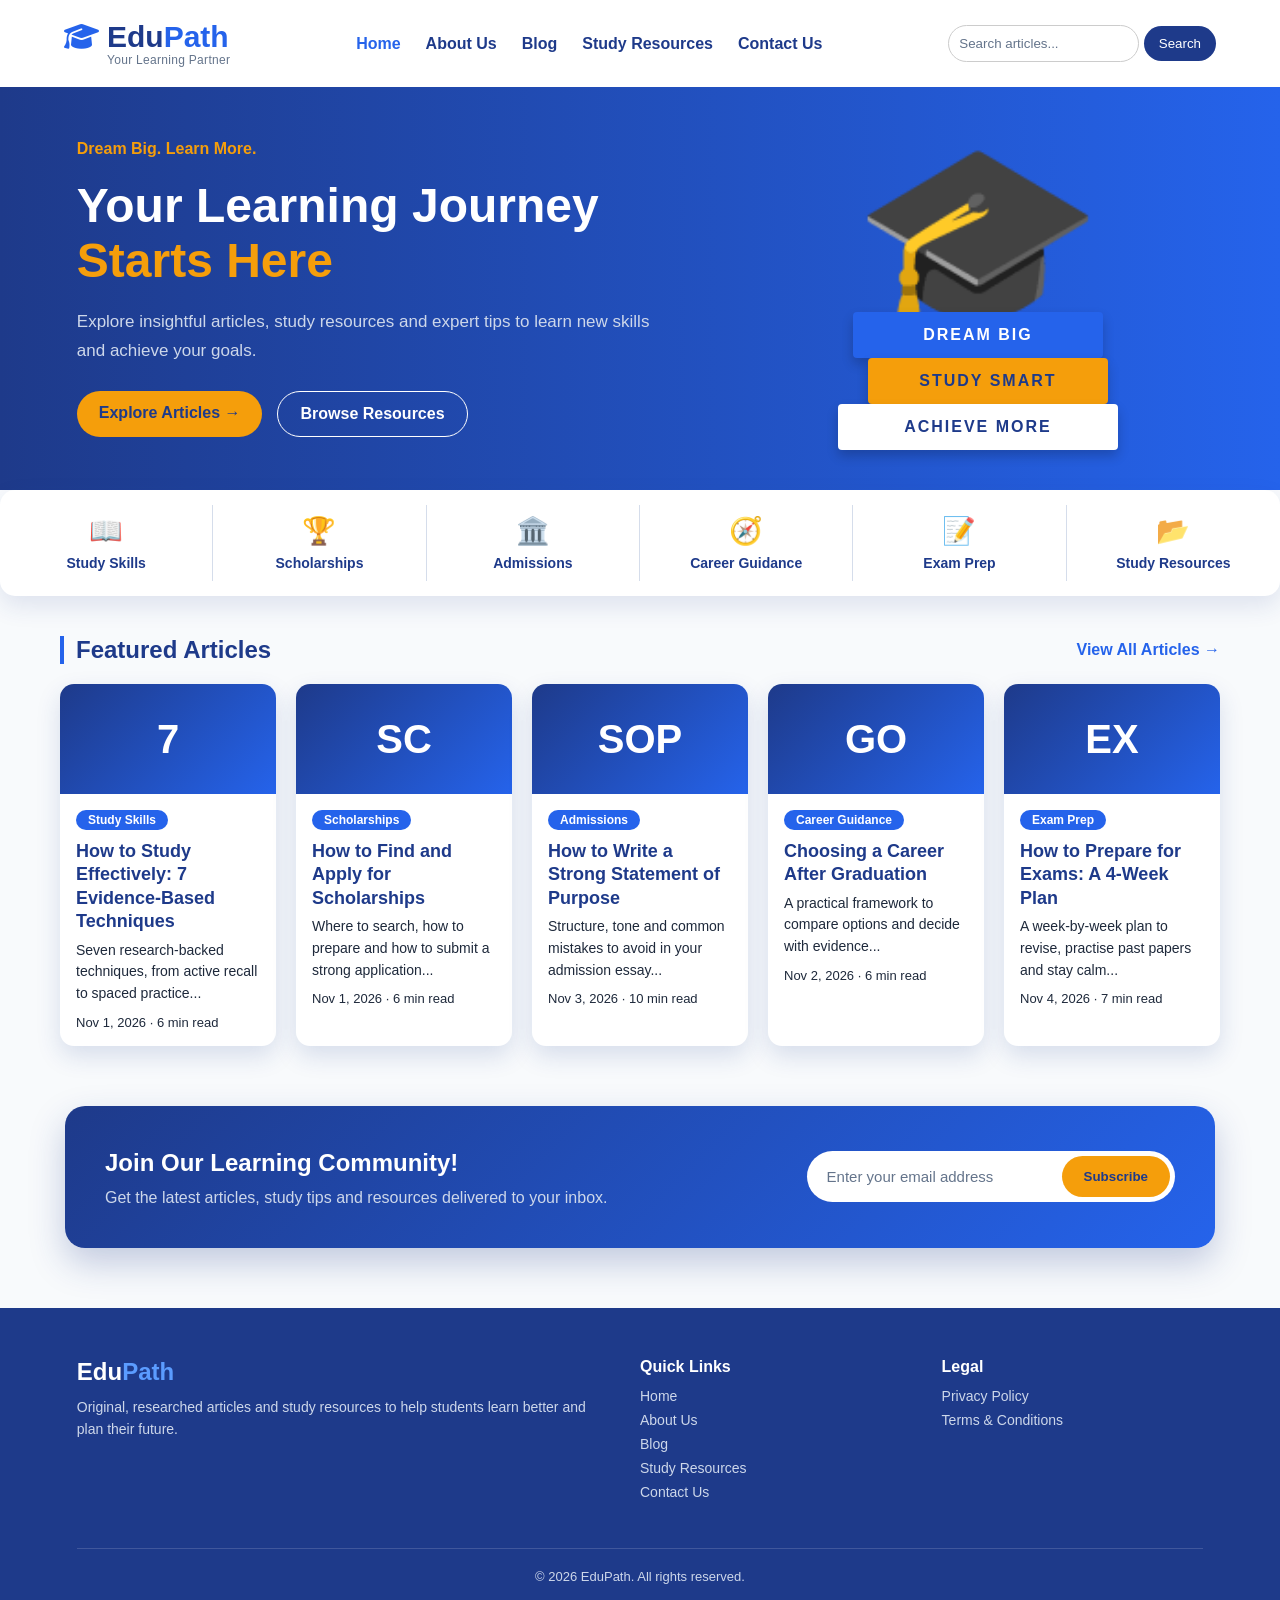
<file: index.html>
<!DOCTYPE html>
<html lang="en">
<head>
    <meta charset="UTF-8">
    <meta name="viewport" content="width=device-width, initial-scale=1.0">

    <title>EduPath - Your Learning Partner</title>

    <meta name="description" content="EduPath shares original, research-based guides on study skills, scholarships, admissions, exam preparation and career planning, plus free study resources for students.">
    <link rel="canonical" href="https://zahraafzal.github.io/edupath/">
    <meta name="theme-color" content="#1E3A8A">
    <meta property="og:type" content="website">
    <meta property="og:site_name" content="EduPath">
    <meta property="og:title" content="EduPath - Your Learning Partner">
    <meta property="og:description" content="EduPath shares original, research-based guides on study skills, scholarships, admissions, exam preparation and career planning, plus free study resources for students.">
    <meta property="og:url" content="https://zahraafzal.github.io/edupath/">
    <meta property="og:image" content="https://zahraafzal.github.io/edupath/images/hero-education.svg">
    <meta property="og:image:alt" content="Graduation cap on a stack of books with a lightbulb and pencils">
    <meta name="twitter:card" content="summary">
    <link rel="icon" href="images/favicon.svg" type="image/svg+xml">

    <link rel="stylesheet" href="style.css?v=4">
    <link rel="stylesheet" href="https://cdnjs.cloudflare.com/ajax/libs/font-awesome/6.7.2/css/all.min.css">
</head>

<body>

   
    <header class="header">
        <button class="menu-toggle" id="menuToggle" aria-label="Open menu" aria-expanded="false" aria-controls="mainNav">☰</button>
        <div class="logo">
             <div class="logo-title">
             <i class="fa-solid fa-graduation-cap" aria-hidden="true"></i>
        
            <h2>Edu<span>Path</span></h2>
            </div>
            <p>Your Learning Partner</p>
        </div>
           

       
        <nav class="navbar" id="mainNav" aria-label="Main navigation">

            <a href="index.html">Home</a>
            <a href="about.html">About Us</a>
            <a href="blog.html">Blog</a>
            <a href="resources.html">Study Resources</a>
            <a href="contact.html">Contact Us</a>

        </nav>

        
        <form class="search-box" action="blog.html" method="get" role="search">
    <input type="search" name="q" placeholder="Search articles..." aria-label="Search articles">
    <button type="submit">Search</button>
</form>

    </header>
<section class="hero">

    <div class="hero-content">

        <span class="tag">Dream Big. Learn More.</span>

        <h1>
            Your Learning Journey
            <span>Starts Here</span>
        </h1>

        <p>
            Explore insightful articles, study resources
            and expert tips to learn new skills and
            achieve your goals.
        </p>

        <div class="hero-buttons">

            <a href="blog.html" class="primary-btn">
                Explore Articles →
            </a>

            <a href="resources.html" class="secondary-btn">
                Browse Resources
            </a>

        </div>

    </div>

       <div class="hero-image" role="img" aria-label="Graduation cap above three books labelled Dream Big, Study Smart and Achieve More">
    <div class="cap" aria-hidden="true">🎓</div>
    <div class="book book-1">DREAM BIG</div>
    <div class="book book-2">STUDY SMART</div>
    <div class="book book-3">ACHIEVE MORE</div>
</div>

</section>
    <div class="category-container">

        <a href="blog.html?category=study-skills" class="category-card">
            <span aria-hidden="true">📖</span>
            <h3>Study Skills</h3>
        </a>

        <a href="blog.html?category=scholarships" class="category-card">
            <span aria-hidden="true">🏆</span>
            <h3>Scholarships</h3>
        </a>

        <a href="blog.html?category=admissions" class="category-card">
            <span aria-hidden="true">🏛️</span>
            <h3>Admissions</h3>
        </a>

        <a href="blog.html?category=career-guidance" class="category-card">
            <span aria-hidden="true">🧭</span>
            <h3>Career Guidance</h3>
        </a>

        <a href="blog.html?category=exam-prep" class="category-card">
            <span aria-hidden="true">📝</span>
            <h3>Exam Prep</h3>
        </a>

        <a href="resources.html" class="category-card">
            <span aria-hidden="true">📂</span>
            <h3>Study Resources</h3>
        </a>

    </div>

<section class="featured">

    <div class="section-heading">
        <h2>Featured Articles</h2>
        <a href="blog.html">View All Articles →</a>
    </div>

    <div class="articles-grid">

        <a href="blog/how-to-study-effectively.html" class="article-card">
            <div class="article-image" aria-hidden="true">7</div>
            <div class="article-info">
                <span class="article-tag">Study Skills</span>
                <h3>How to Study Effectively: 7 Evidence-Based Techniques</h3>
                <p>Seven research-backed techniques, from active recall to spaced practice...</p>
                <div class="article-meta">Nov 1, 2026 · 6 min read</div>
            </div>
        </a>

        <a href="blog/how-to-find-and-apply-for-scholarships.html" class="article-card">
            <div class="article-image" aria-hidden="true">SC</div>
            <div class="article-info">
                <span class="article-tag">Scholarships</span>
                <h3>How to Find and Apply for Scholarships</h3>
                <p>Where to search, how to prepare and how to submit a strong application...</p>
                <div class="article-meta">Nov 1, 2026 · 6 min read</div>
            </div>
        </a>

        <a href="blog/how-to-write-a-statement-of-purpose.html" class="article-card">
            <div class="article-image" aria-hidden="true">SOP</div>
            <div class="article-info">
                <span class="article-tag">Admissions</span>
                <h3>How to Write a Strong Statement of Purpose</h3>
                <p>Structure, tone and common mistakes to avoid in your admission essay...</p>
                <div class="article-meta">Nov 3, 2026 · 10 min read</div>
            </div>
        </a>

        <a href="blog/choosing-a-career-after-graduation.html" class="article-card">
            <div class="article-image" aria-hidden="true">GO</div>
            <div class="article-info">
                <span class="article-tag">Career Guidance</span>
                <h3>Choosing a Career After Graduation</h3>
                <p>A practical framework to compare options and decide with evidence...</p>
                <div class="article-meta">Nov 2, 2026 · 6 min read</div>
            </div>
        </a>

        <a href="blog/how-to-prepare-for-exams.html" class="article-card">
            <div class="article-image" aria-hidden="true">EX</div>
            <div class="article-info">
                <span class="article-tag">Exam Prep</span>
                <h3>How to Prepare for Exams: A 4-Week Plan</h3>
                <p>A week-by-week plan to revise, practise past papers and stay calm...</p>
                <div class="article-meta">Nov 4, 2026 · 7 min read</div>
            </div>
        </a>

    </div>

</section>
<section class="newsletter" id="newsletter">
    <div class="newsletter-text">
        <h2>Join Our Learning Community!</h2>
        <span>Get the latest articles, study tips and resources delivered to your inbox.</span>
    </div>
    <form class="newsletter-form" action="https://formsubmit.co/chandazahra0@gmail.com" method="POST">
        <input type="hidden" name="_subject" value="New EduPath newsletter subscriber">
        <input type="hidden" name="_captcha" value="false">
        
        <label for="newsletter-email" class="sr-only">Email address</label>
        <input type="email" id="newsletter-email" name="email" placeholder="Enter your email address" autocomplete="email" required>
        <button type="submit">Subscribe</button>
    </form>
</section>


<footer class="footer">

    <div class="footer-container">

        <div class="footer-about">
            <h2>Edu<span>Path</span></h2>
            <p>Original, researched articles and study resources to help students learn better and plan their future.</p>
        </div>

        <div class="footer-links">
            <h3>Quick Links</h3>
            <a href="index.html">Home</a>
            <a href="about.html">About Us</a>
            <a href="blog.html">Blog</a>
            <a href="resources.html">Study Resources</a>
            <a href="contact.html">Contact Us</a>
        </div>

        <div class="footer-links">
            <h3>Legal</h3>
            <a href="privacy-policy.html">Privacy Policy</a>
            <a href="terms-and-conditions.html">Terms &amp; Conditions</a>
        </div>

    </div>

    <p class="footer-bottom">© 2026 EduPath. All rights reserved.</p>

</footer>

    <script src="script.js?v=3"></script>

</body>
</html>
</file>
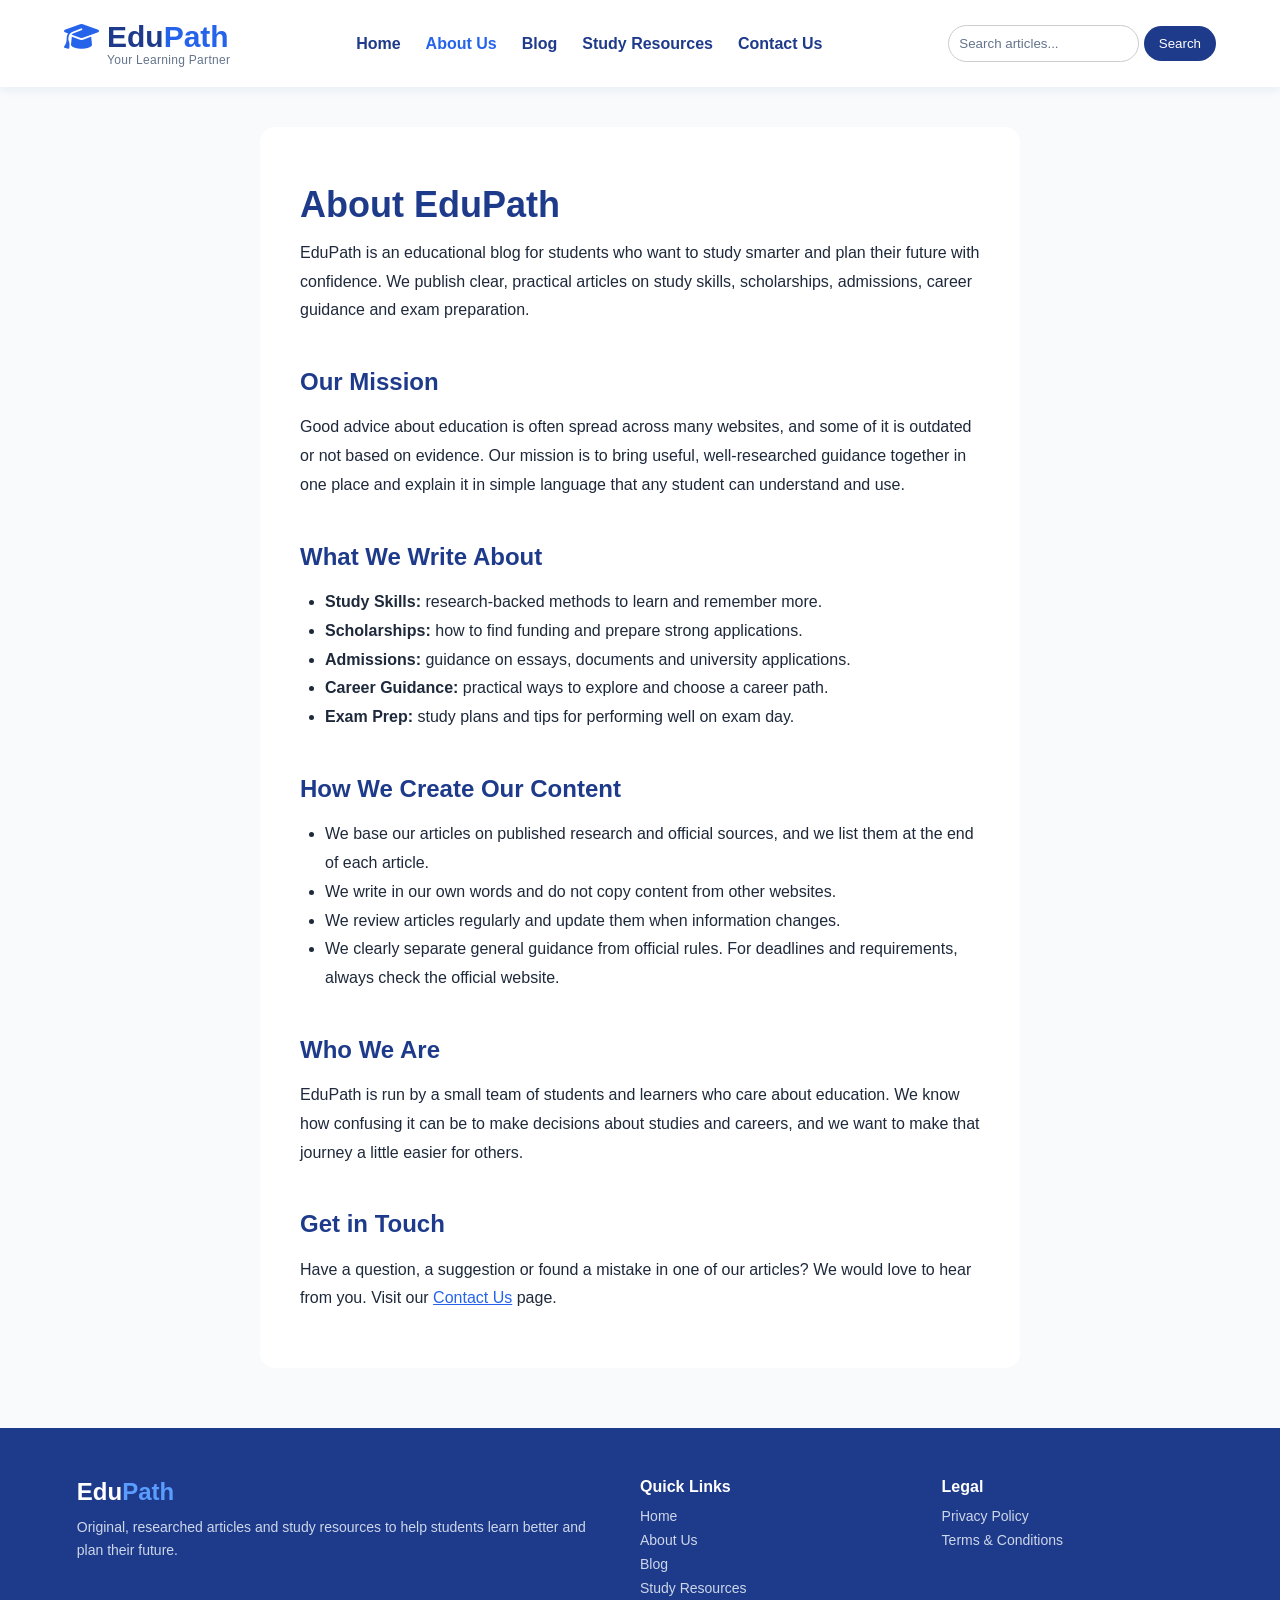
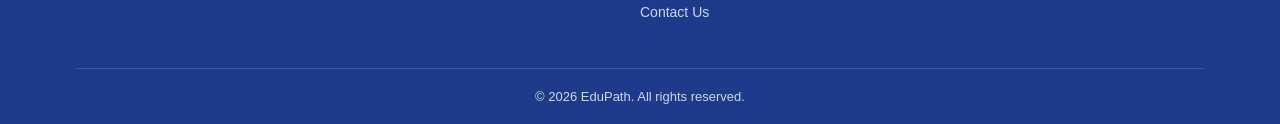
<file: about.html>
<!DOCTYPE html>
<html lang="en">
<head>
    <meta charset="UTF-8">
    <meta name="viewport" content="width=device-width, initial-scale=1.0">

    <title>About Us | EduPath</title>

    <meta name="description" content="Learn about EduPath, our mission to share clear and researched educational content, and how we create and review our articles.">
    <link rel="canonical" href="https://zahraafzal.github.io/edupath/about.html">
    <meta name="theme-color" content="#1E3A8A">
    <meta property="og:type" content="website">
    <meta property="og:site_name" content="EduPath">
    <meta property="og:title" content="About Us | EduPath">
    <meta property="og:description" content="Learn about EduPath, our mission to share clear and researched educational content, and how we create and review our articles.">
    <meta property="og:url" content="https://zahraafzal.github.io/edupath/about.html">
    <meta property="og:image" content="https://zahraafzal.github.io/edupath/images/hero-education.svg">
    <meta property="og:image:alt" content="Graduation cap on a stack of books with a lightbulb and pencils">
    <meta name="twitter:card" content="summary">
    <link rel="icon" href="images/favicon.svg" type="image/svg+xml">

    <link rel="stylesheet" href="style.css?v=4">
     <link rel="stylesheet" href="https://cdnjs.cloudflare.com/ajax/libs/font-awesome/6.7.2/css/all.min.css">
</head>

<body>

    <header class="header">
        <button class="menu-toggle" id="menuToggle" aria-label="Open menu" aria-expanded="false" aria-controls="mainNav">☰</button>
        <div class="logo">
             <div class="logo-title">
             <i class="fa-solid fa-graduation-cap" aria-hidden="true"></i>
        
            <h2>Edu<span>Path</span></h2>
            </div>
            <p>Your Learning Partner</p>
        </div>
        

        <nav class="navbar" id="mainNav" aria-label="Main navigation">
            <a href="index.html">Home</a>
            <a href="about.html">About Us</a>
            <a href="blog.html">Blog</a>
            <a href="resources.html">Study Resources</a>
            <a href="contact.html">Contact Us</a>
        </nav>

        <form class="search-box" action="blog.html" method="get" role="search">
            <input type="search" name="q" placeholder="Search articles..." aria-label="Search articles">
            <button type="submit">Search</button>
        </form>

    </header>

<main class="article-page">

    <h1>About EduPath</h1>

    <p>
        EduPath is an educational blog for students who want to study smarter
        and plan their future with confidence. We publish clear, practical
        articles on study skills, scholarships, admissions, career guidance and
        exam preparation.
    </p>

    <h2>Our Mission</h2>
    <p>
        Good advice about education is often spread across many websites, and
        some of it is outdated or not based on evidence. Our mission is to bring
        useful, well-researched guidance together in one place and explain it in
        simple language that any student can understand and use.
    </p>

    <h2>What We Write About</h2>
    <ul>
        <li><strong>Study Skills:</strong> research-backed methods to learn and remember more.</li>
        <li><strong>Scholarships:</strong> how to find funding and prepare strong applications.</li>
        <li><strong>Admissions:</strong> guidance on essays, documents and university applications.</li>
        <li><strong>Career Guidance:</strong> practical ways to explore and choose a career path.</li>
        <li><strong>Exam Prep:</strong> study plans and tips for performing well on exam day.</li>
    </ul>

    <h2>How We Create Our Content</h2>
    <ul>
        <li>We base our articles on published research and official sources, and we list them at the end of each article.</li>
        <li>We write in our own words and do not copy content from other websites.</li>
        <li>We review articles regularly and update them when information changes.</li>
        <li>We clearly separate general guidance from official rules. For deadlines and requirements, always check the official website.</li>
    </ul>

    <h2>Who We Are</h2>
    <p>
        EduPath is run by a small team of students and learners who care about
        education. We know how confusing it can be to make decisions about
        studies and careers, and we want to make that journey a little easier
        for others.
    </p>

    <h2>Get in Touch</h2>
    <p>
        Have a question, a suggestion or found a mistake in one of our articles?
        We would love to hear from you. Visit our <a href="contact.html">Contact Us</a> page.
    </p>

</main>

<footer class="footer">

    <div class="footer-container">

        <div class="footer-about">
            <h2>Edu<span>Path</span></h2>
            <p>Original, researched articles and study resources to help students learn better and plan their future.</p>
        </div>

        <div class="footer-links">
            <h3>Quick Links</h3>
            <a href="index.html">Home</a>
            <a href="about.html">About Us</a>
            <a href="blog.html">Blog</a>
            <a href="resources.html">Study Resources</a>
            <a href="contact.html">Contact Us</a>
        </div>

        <div class="footer-links">
            <h3>Legal</h3>
            <a href="privacy-policy.html">Privacy Policy</a>
            <a href="terms-and-conditions.html">Terms &amp; Conditions</a>
        </div>

    </div>

    <p class="footer-bottom">© 2026 EduPath. All rights reserved.</p>

</footer>
    <script src="script.js?v=3"></script>

</body>
</html>
</file>
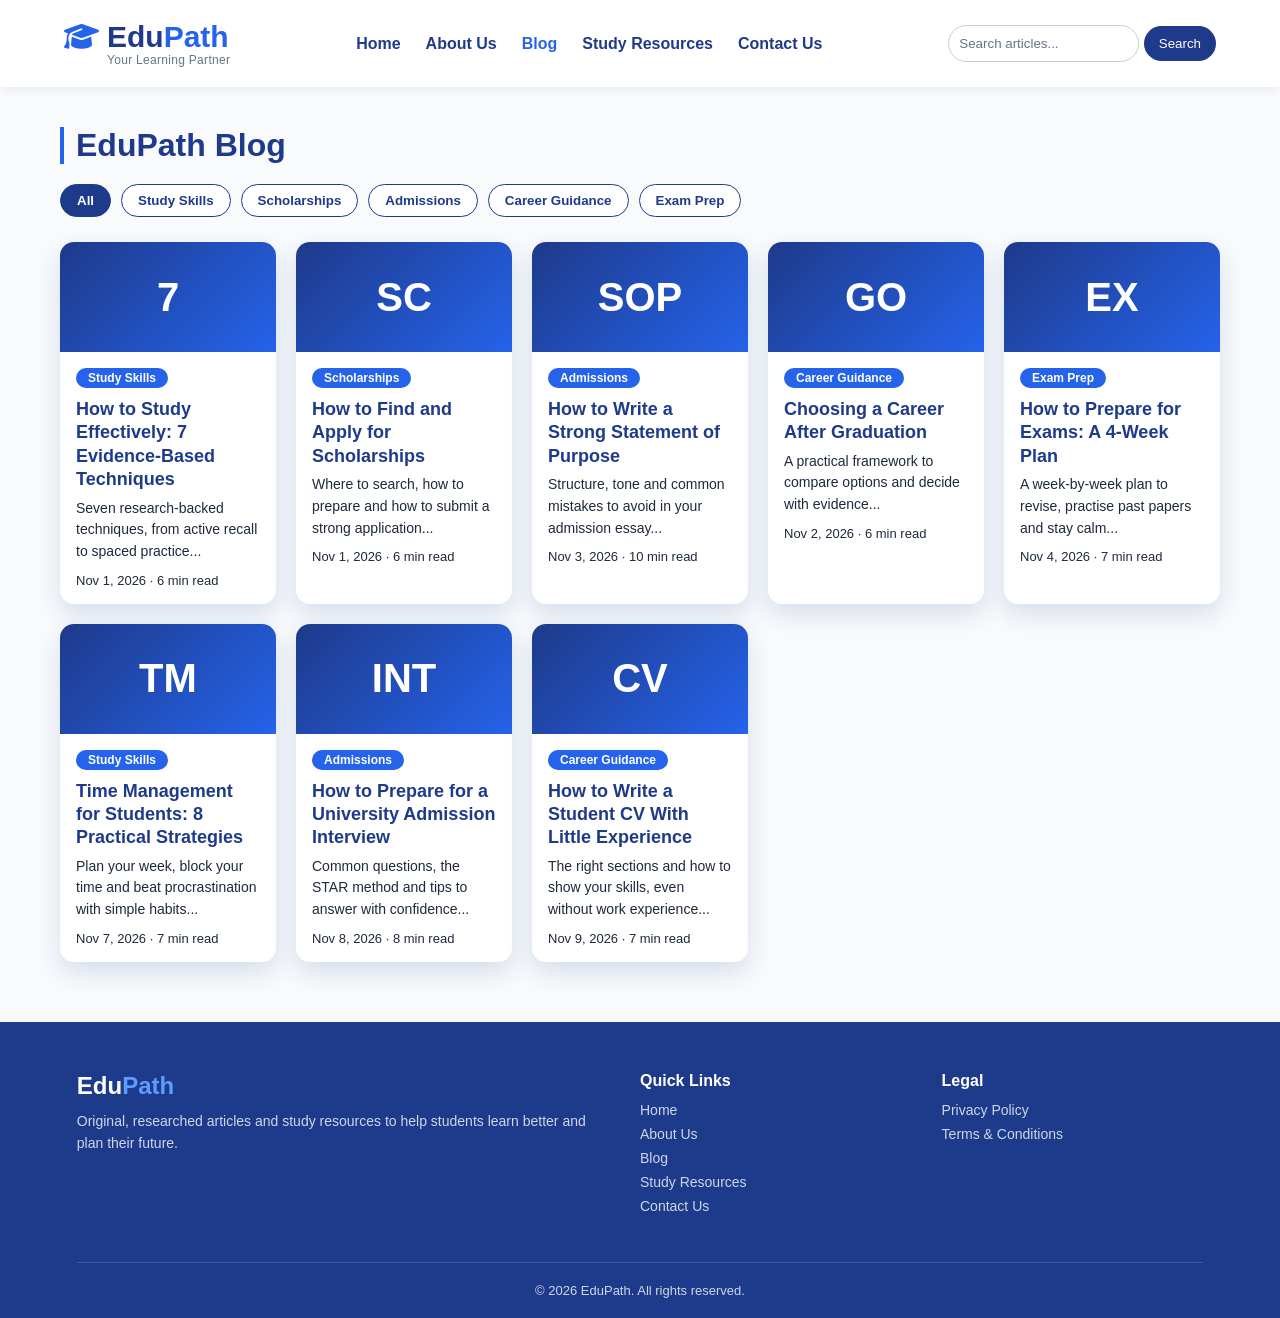
<file: blog.html>
<!DOCTYPE html>
<html lang="en">
<head>
    <meta charset="UTF-8">
    <meta name="viewport" content="width=device-width, initial-scale=1.0">

    <title>Blog - Study Tips, Scholarships & Career Guides | EduPath</title>

    <meta name="description" content="Read EduPath articles on study skills, scholarships, admissions, career guidance and exam preparation.">
    <link rel="canonical" href="https://zahraafzal.github.io/edupath/blog.html">
    <meta name="theme-color" content="#1E3A8A">
    <meta property="og:type" content="website">
    <meta property="og:site_name" content="EduPath">
    <meta property="og:title" content="Blog - Study Tips, Scholarships & Career Guides | EduPath">
    <meta property="og:description" content="Read EduPath articles on study skills, scholarships, admissions, career guidance and exam preparation.">
    <meta property="og:url" content="https://zahraafzal.github.io/edupath/blog.html">
    <meta property="og:image" content="https://zahraafzal.github.io/edupath/images/hero-education.svg">
    <meta property="og:image:alt" content="Graduation cap on a stack of books with a lightbulb and pencils">
    <meta name="twitter:card" content="summary">
    <link rel="icon" href="images/favicon.svg" type="image/svg+xml">

    <link rel="stylesheet" href="style.css?v=4">
    <link rel="stylesheet" href="https://cdnjs.cloudflare.com/ajax/libs/font-awesome/6.7.2/css/all.min.css">
</head>

<body>

    <header class="header">
        <button class="menu-toggle" id="menuToggle" aria-label="Open menu" aria-expanded="false" aria-controls="mainNav">☰</button>
        <div class="logo">
             <div class="logo-title">
             <i class="fa-solid fa-graduation-cap" aria-hidden="true"></i>
        
            <h2>Edu<span>Path</span></h2>
            </div>
            <p>Your Learning Partner</p>
        </div>

        <nav class="navbar" id="mainNav" aria-label="Main navigation">
            <a href="index.html">Home</a>
            <a href="about.html">About Us</a>
            <a href="blog.html">Blog</a>
            <a href="resources.html">Study Resources</a>
            <a href="contact.html">Contact Us</a>
        </nav>

        <form class="search-box" action="blog.html" method="get" role="search">
            <input type="search" name="q" placeholder="Search articles..." aria-label="Search articles">
            <button type="submit">Search</button>
        </form>

    </header>

<main class="featured">

    <div class="section-heading">
        <h1>EduPath Blog</h1>
    </div>

    <div class="filter-buttons">
        <button type="button" aria-pressed="false" data-filter="all">All</button>
        <button type="button" aria-pressed="false" data-filter="study-skills">Study Skills</button>
        <button type="button" aria-pressed="false" data-filter="scholarships">Scholarships</button>
        <button type="button" aria-pressed="false" data-filter="admissions">Admissions</button>
        <button type="button" aria-pressed="false" data-filter="career-guidance">Career Guidance</button>
        <button type="button" aria-pressed="false" data-filter="exam-prep">Exam Prep</button>
    </div>

    <p id="results-count" class="results-count" aria-live="polite"></p>
    <p id="no-results" hidden>No articles found. Try another word or category.</p>

    <div class="articles-grid">

        <a href="blog/how-to-study-effectively.html" class="article-card" data-category="study-skills">
            <div class="article-image" aria-hidden="true">7</div>
            <div class="article-info">
                <span class="article-tag">Study Skills</span>
                <h3>How to Study Effectively: 7 Evidence-Based Techniques</h3>
                <p>Seven research-backed techniques, from active recall to spaced practice...</p>
                <div class="article-meta">Nov 1, 2026 · 6 min read</div>
            </div>
        </a>

        <a href="blog/how-to-find-and-apply-for-scholarships.html" class="article-card" data-category="scholarships">
            <div class="article-image" aria-hidden="true">SC</div>
            <div class="article-info">
                <span class="article-tag">Scholarships</span>
                <h3>How to Find and Apply for Scholarships</h3>
                <p>Where to search, how to prepare and how to submit a strong application...</p>
                <div class="article-meta">Nov 1, 2026 · 6 min read</div>
            </div>
        </a>

        <a href="blog/how-to-write-a-statement-of-purpose.html" class="article-card" data-category="admissions">
            <div class="article-image" aria-hidden="true">SOP</div>
            <div class="article-info">
                <span class="article-tag">Admissions</span>
                <h3>How to Write a Strong Statement of Purpose</h3>
                <p>Structure, tone and common mistakes to avoid in your admission essay...</p>
                <div class="article-meta">Nov 3, 2026 · 10 min read</div>
            </div>
        </a>

        <a href="blog/choosing-a-career-after-graduation.html" class="article-card" data-category="career-guidance">
            <div class="article-image" aria-hidden="true">GO</div>
            <div class="article-info">
                <span class="article-tag">Career Guidance</span>
                <h3>Choosing a Career After Graduation</h3>
                <p>A practical framework to compare options and decide with evidence...</p>
                <div class="article-meta">Nov 2, 2026 · 6 min read</div>
            </div>
        </a>

        <a href="blog/how-to-prepare-for-exams.html" class="article-card" data-category="exam-prep">
            <div class="article-image" aria-hidden="true">EX</div>
            <div class="article-info">
                <span class="article-tag">Exam Prep</span>
                <h3>How to Prepare for Exams: A 4-Week Plan</h3>
                <p>A week-by-week plan to revise, practise past papers and stay calm...</p>
                <div class="article-meta">Nov 4, 2026 · 7 min read</div>
            </div>
        </a>

        <a href="blog/time-management-tips-for-students.html" class="article-card" data-category="study-skills">
            <div class="article-image" aria-hidden="true">TM</div>
            <div class="article-info">
                <span class="article-tag">Study Skills</span>
                <h3>Time Management for Students: 8 Practical Strategies</h3>
                <p>Plan your week, block your time and beat procrastination with simple habits...</p>
                <div class="article-meta">Nov 7, 2026 · 7 min read</div>
            </div>
        </a>

        <a href="blog/how-to-prepare-for-a-university-interview.html" class="article-card" data-category="admissions">
            <div class="article-image" aria-hidden="true">INT</div>
            <div class="article-info">
                <span class="article-tag">Admissions</span>
                <h3>How to Prepare for a University Admission Interview</h3>
                <p>Common questions, the STAR method and tips to answer with confidence...</p>
                <div class="article-meta">Nov 8, 2026 · 8 min read</div>
            </div>
        </a>

        <a href="blog/how-to-write-a-student-cv.html" class="article-card" data-category="career-guidance">
            <div class="article-image" aria-hidden="true">CV</div>
            <div class="article-info">
                <span class="article-tag">Career Guidance</span>
                <h3>How to Write a Student CV With Little Experience</h3>
                <p>The right sections and how to show your skills, even without work experience...</p>
                <div class="article-meta">Nov 9, 2026 · 7 min read</div>
            </div>
        </a>

    </div>

</main>

<footer class="footer">

    <div class="footer-container">

        <div class="footer-about">
            <h2>Edu<span>Path</span></h2>
            <p>Original, researched articles and study resources to help students learn better and plan their future.</p>
        </div>

        <div class="footer-links">
            <h3>Quick Links</h3>
            <a href="index.html">Home</a>
            <a href="about.html">About Us</a>
            <a href="blog.html">Blog</a>
            <a href="resources.html">Study Resources</a>
            <a href="contact.html">Contact Us</a>
        </div>

        <div class="footer-links">
            <h3>Legal</h3>
            <a href="privacy-policy.html">Privacy Policy</a>
            <a href="terms-and-conditions.html">Terms &amp; Conditions</a>
        </div>

    </div>

    <p class="footer-bottom">© 2026 EduPath. All rights reserved.</p>

</footer>

    <script src="script.js?v=3"></script>

</body>
</html>
</file>
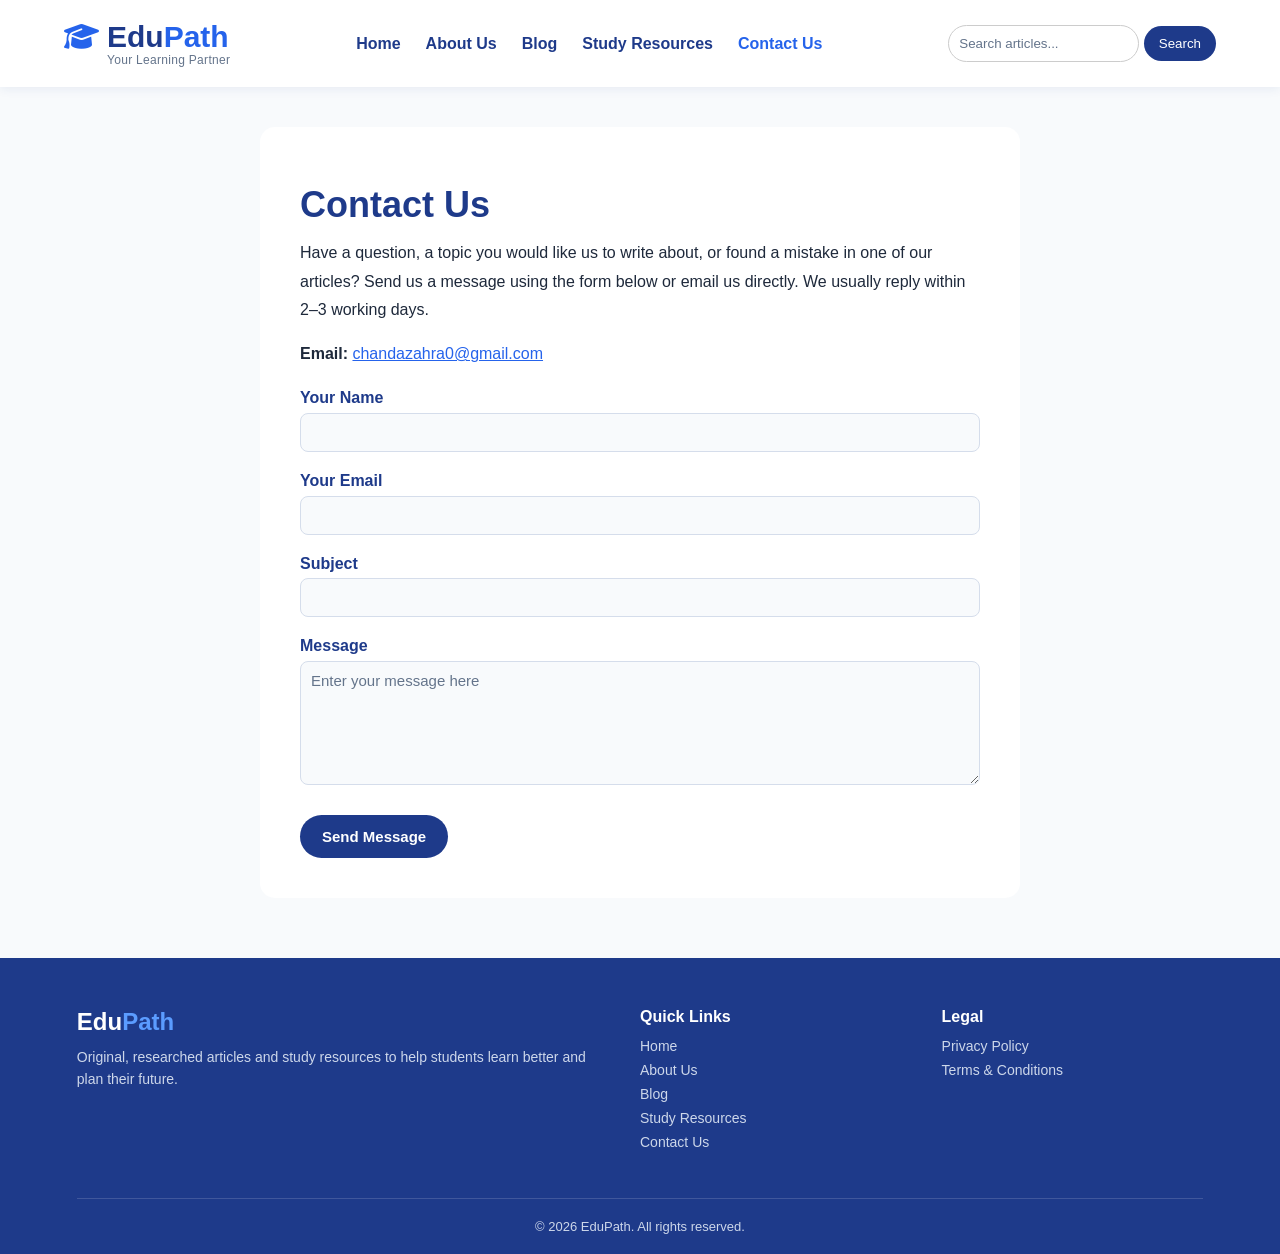
<file: contact.html>
<!DOCTYPE html>
<html lang="en">
<head>
    <meta charset="UTF-8">
    <meta name="viewport" content="width=device-width, initial-scale=1.0">

    <title>Contact Us | EduPath</title>

    <meta name="description" content="Contact the EduPath team with questions, suggestions or corrections about our educational articles and study resources.">
    <link rel="canonical" href="https://zahraafzal.github.io/edupath/contact.html">
    <meta name="theme-color" content="#1E3A8A">
    <meta property="og:type" content="website">
    <meta property="og:site_name" content="EduPath">
    <meta property="og:title" content="Contact Us | EduPath">
    <meta property="og:description" content="Contact the EduPath team with questions, suggestions or corrections about our educational articles and study resources.">
    <meta property="og:url" content="https://zahraafzal.github.io/edupath/contact.html">
    <meta property="og:image" content="https://zahraafzal.github.io/edupath/images/hero-education.svg">
    <meta property="og:image:alt" content="Graduation cap on a stack of books with a lightbulb and pencils">
    <meta name="twitter:card" content="summary">
    <link rel="icon" href="images/favicon.svg" type="image/svg+xml">

    <link rel="stylesheet" href="style.css?v=4">
    <link rel="stylesheet" href="https://cdnjs.cloudflare.com/ajax/libs/font-awesome/6.7.2/css/all.min.css">
</head>

<body>

 <header class="header">
        <button class="menu-toggle" id="menuToggle" aria-label="Open menu" aria-expanded="false" aria-controls="mainNav">☰</button>
        <div class="logo">
             <div class="logo-title">
             <i class="fa-solid fa-graduation-cap" aria-hidden="true"></i>
        
            <h2>Edu<span>Path</span></h2>
            </div>
            <p>Your Learning Partner</p>
        </div>

        <nav class="navbar" id="mainNav" aria-label="Main navigation">
            <a href="index.html">Home</a>
            <a href="about.html">About Us</a>
            <a href="blog.html">Blog</a>
            <a href="resources.html">Study Resources</a>
            <a href="contact.html">Contact Us</a>
        </nav>

        <form class="search-box" action="blog.html" method="get" role="search">
            <input type="search" name="q" placeholder="Search articles..." aria-label="Search articles">
            <button type="submit">Search</button>
        </form>

    </header>

<main class="article-page">

    <h1>Contact Us</h1>

    <p>
        Have a question, a topic you would like us to write about, or found a
        mistake in one of our articles? Send us a message using the form below
        or email us directly. We usually reply within 2–3 working days.
    </p>

    <p><strong>Email:</strong> <a href="mailto:chandazahra0@gmail.com">chandazahra0@gmail.com</a></p>

    <form class="contact-form" action="https://formsubmit.co/chandazahra0@gmail.com" method="POST">
        <input type="hidden" name="_subject" value="New message from EduPath contact form">
        <input type="hidden" name="_captcha" value="false">
        <input type="hidden" name="_template" value="table">
        <input type="text" name="_honey" style="display:none" tabindex="-1" autocomplete="off">


        <label for="name">Your Name</label>
        <input type="text" id="name" name="name" required>

        <label for="email">Your Email</label>
        <input type="email" id="email" name="email" autocomplete="email" required>

        <label for="subject">Subject</label>
        <input type="text" id="subject" name="subject">

        <label for="message">Message</label>
        <textarea id="message" name="message" rows="6" placeholder="Enter your message here" required></textarea>

        <button type="submit" class="primary-btn">Send Message</button>

    </form>

</main>

<footer class="footer">

    <div class="footer-container">

        <div class="footer-about">
            <h2>Edu<span>Path</span></h2>
            <p>Original, researched articles and study resources to help students learn better and plan their future.</p>
        </div>

        <div class="footer-links">
            <h3>Quick Links</h3>
            <a href="index.html">Home</a>
            <a href="about.html">About Us</a>
            <a href="blog.html">Blog</a>
            <a href="resources.html">Study Resources</a>
            <a href="contact.html">Contact Us</a>
        </div>

        <div class="footer-links">
            <h3>Legal</h3>
            <a href="privacy-policy.html">Privacy Policy</a>
            <a href="terms-and-conditions.html">Terms &amp; Conditions</a>
        </div>

    </div>

    <p class="footer-bottom">© 2026 EduPath. All rights reserved.</p>

</footer>
<script src="script.js?v=3"></script>

</body>
</html>
</file>
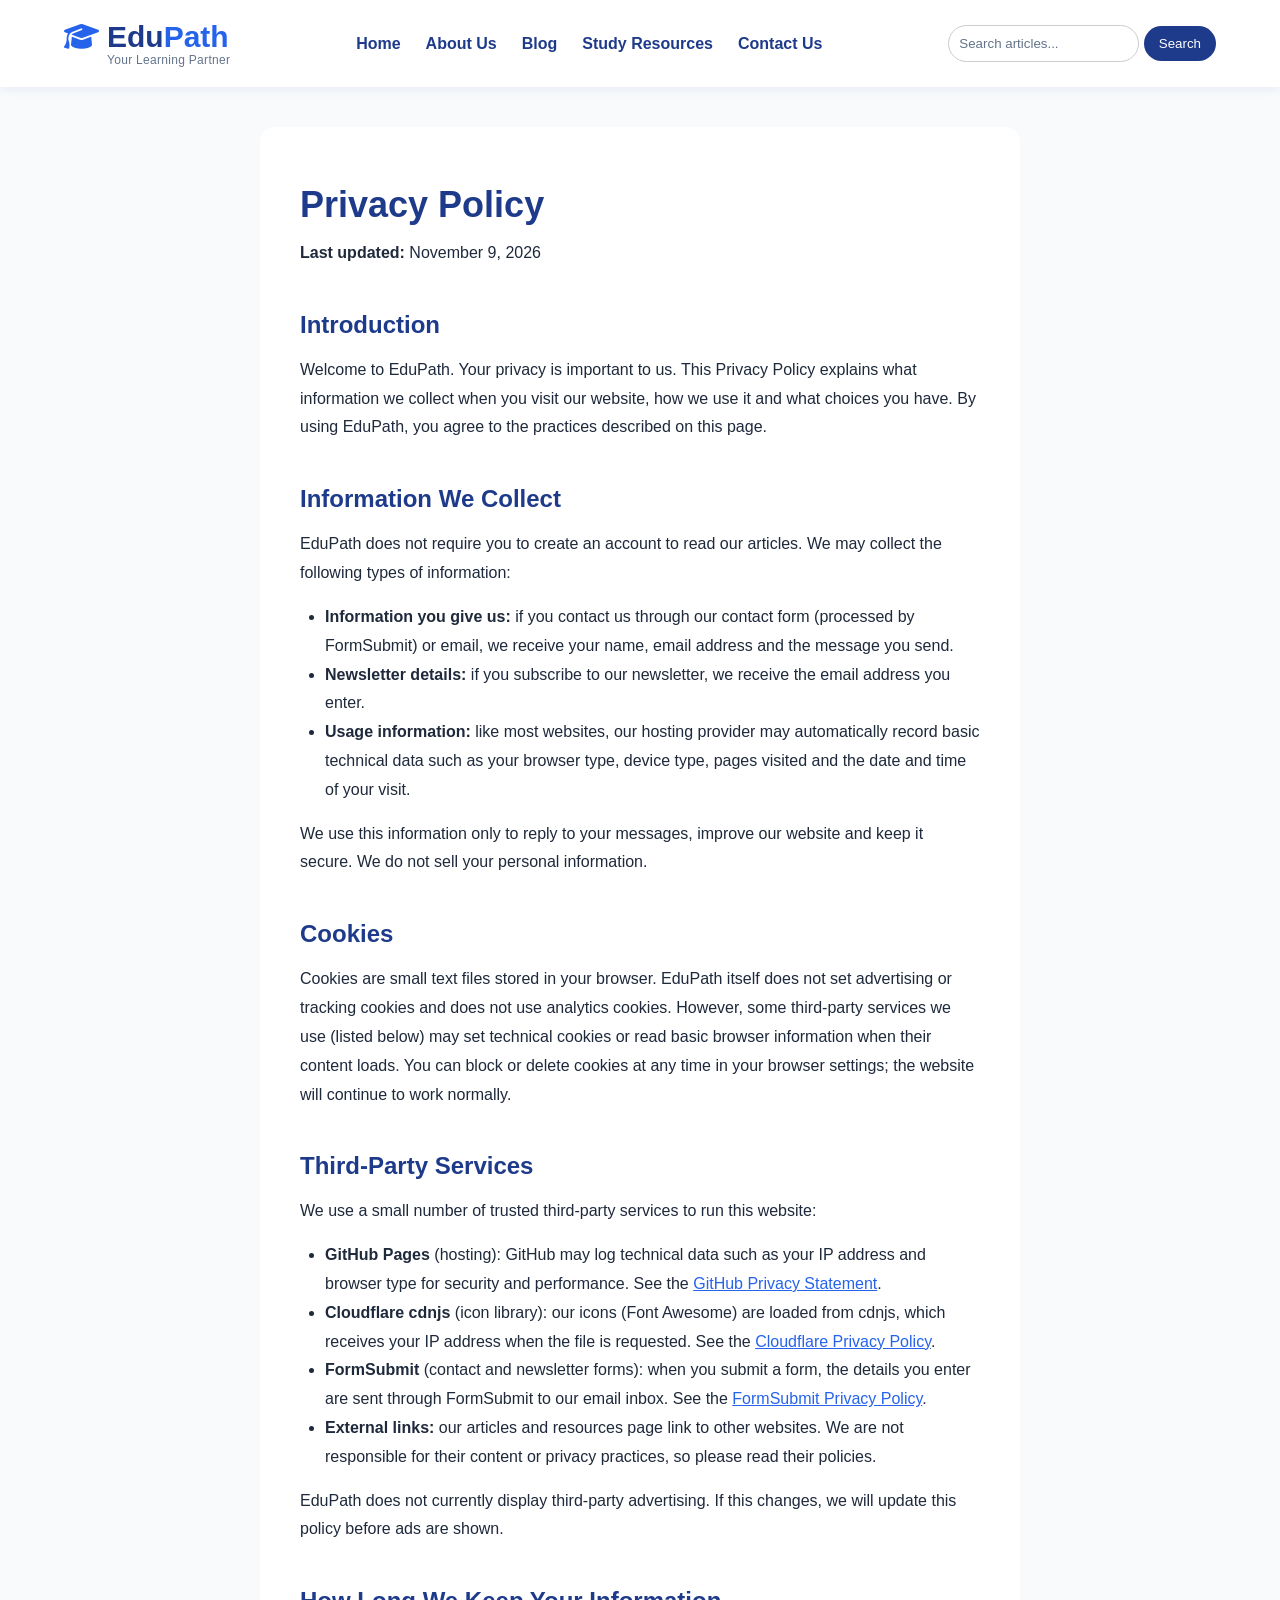
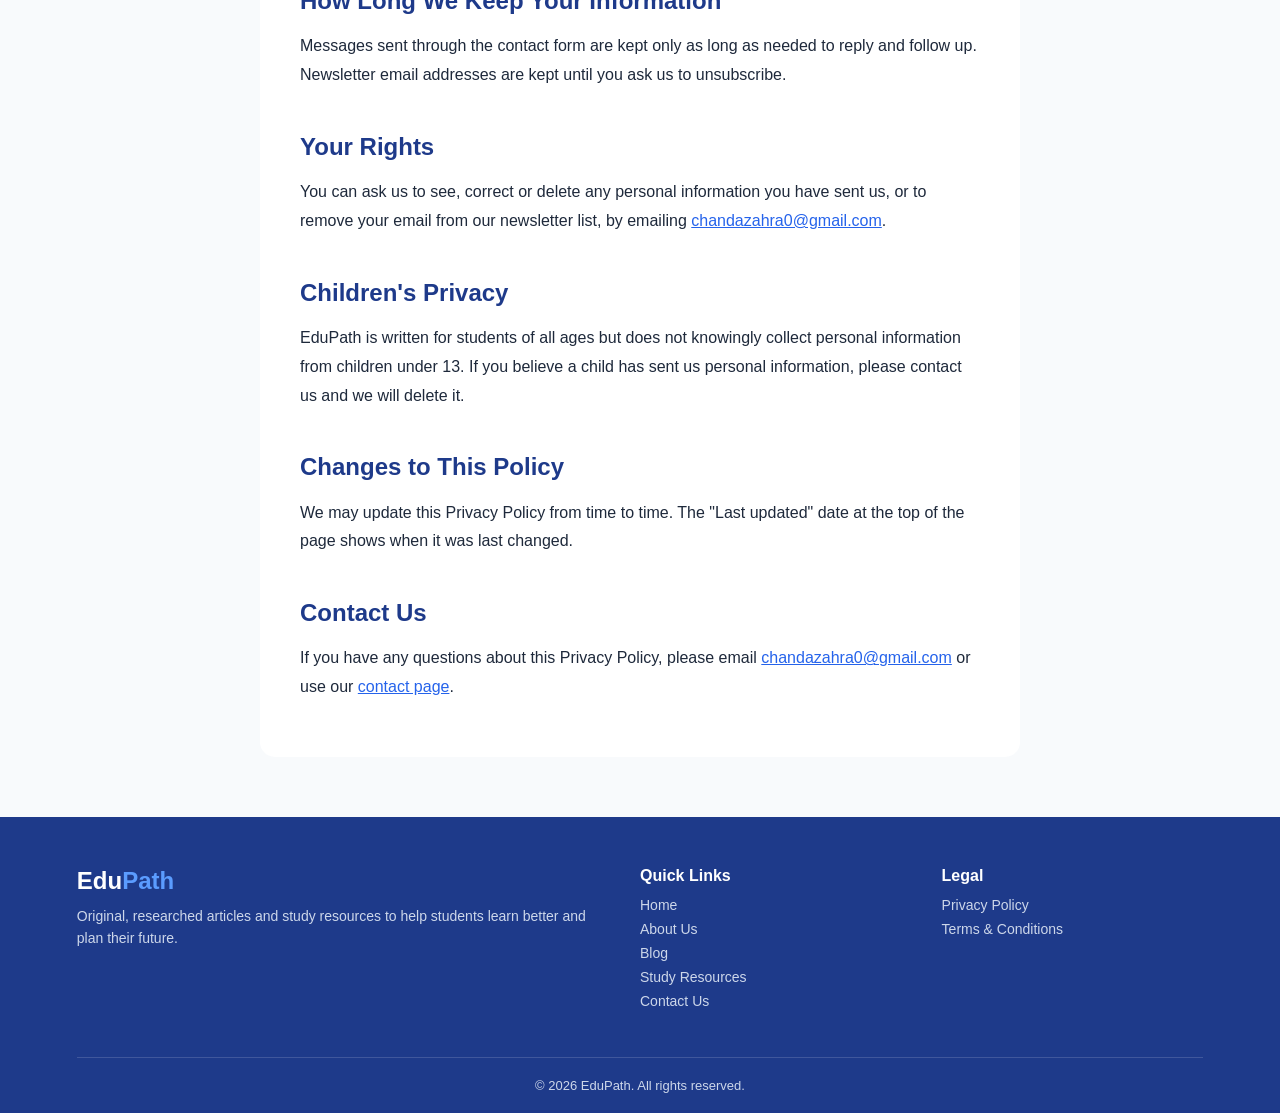
<file: privacy-policy.html>
<!DOCTYPE html>
<html lang="en">
<head>
    <meta charset="UTF-8">
    <meta name="viewport" content="width=device-width, initial-scale=1.0">

    <title>Privacy Policy | EduPath</title>

    <meta name="description" content="Read the EduPath Privacy Policy to learn what information we collect, how we use cookies and how we protect your privacy.">
    <link rel="canonical" href="https://zahraafzal.github.io/edupath/privacy-policy.html">
    <meta name="theme-color" content="#1E3A8A">
    <meta property="og:type" content="website">
    <meta property="og:site_name" content="EduPath">
    <meta property="og:title" content="Privacy Policy | EduPath">
    <meta property="og:description" content="Read the EduPath Privacy Policy to learn what information we collect, how we use cookies and how we protect your privacy.">
    <meta property="og:url" content="https://zahraafzal.github.io/edupath/privacy-policy.html">
    <meta property="og:image" content="https://zahraafzal.github.io/edupath/images/hero-education.svg">
    <meta property="og:image:alt" content="Graduation cap on a stack of books with a lightbulb and pencils">
    <meta name="twitter:card" content="summary">
    <link rel="icon" href="images/favicon.svg" type="image/svg+xml">

    <link rel="stylesheet" href="style.css?v=4">
    <link rel="stylesheet" href="https://cdnjs.cloudflare.com/ajax/libs/font-awesome/6.7.2/css/all.min.css">
</head>

<body>

   <header class="header">
        <button class="menu-toggle" id="menuToggle" aria-label="Open menu" aria-expanded="false" aria-controls="mainNav">☰</button>
        <div class="logo">
             <div class="logo-title">
             <i class="fa-solid fa-graduation-cap" aria-hidden="true"></i>
        
            <h2>Edu<span>Path</span></h2>
            </div>
            <p>Your Learning Partner</p>
        </div>

        <nav class="navbar" id="mainNav" aria-label="Main navigation">
            <a href="index.html">Home</a>
            <a href="about.html">About Us</a>
            <a href="blog.html">Blog</a>
            <a href="resources.html">Study Resources</a>
            <a href="contact.html">Contact Us</a>
        </nav>

        <form class="search-box" action="blog.html" method="get" role="search">
            <input type="search" name="q" placeholder="Search articles..." aria-label="Search articles">
            <button type="submit">Search</button>
        </form>

    </header>

<main class="article-page">

    <h1>Privacy Policy</h1>
    <p><strong>Last updated:</strong> November 9, 2026</p>

    <h2>Introduction</h2>
    <p>
        Welcome to EduPath. Your privacy is important to us. This Privacy Policy
        explains what information we collect when you visit our website, how we
        use it and what choices you have. By using EduPath, you agree to the
        practices described on this page.
    </p>
        <h2>Information We Collect</h2>
    <p>
        EduPath does not require you to create an account to read our articles.
        We may collect the following types of information:
    </p>
    <ul>
        <li><strong>Information you give us:</strong> if you contact us through our contact form (processed by FormSubmit) or email, we receive your name, email address and the message you send.</li>
        <li><strong>Newsletter details:</strong> if you subscribe to our newsletter, we receive the email address you enter.</li>
        <li><strong>Usage information:</strong> like most websites, our hosting provider may automatically record basic technical data such as your browser type, device type, pages visited and the date and time of your visit.</li>
    </ul>
    <p>
        We use this information only to reply to your messages, improve our
        website and keep it secure. We do not sell your personal information.
    </p>
    <h2>Cookies</h2>
    <p>
        Cookies are small text files stored in your browser. EduPath itself does
        not set advertising or tracking cookies and does not use analytics
        cookies. However, some third-party services we use (listed below) may set
        technical cookies or read basic browser information when their content
        loads. You can block or delete cookies at any time in your browser
        settings; the website will continue to work normally.
    </p>

    <h2>Third-Party Services</h2>
    <p>We use a small number of trusted third-party services to run this website:</p>
    <ul>
        <li><strong>GitHub Pages</strong> (hosting): GitHub may log technical data such as your IP address and browser type for security and performance. See the <a href="https://docs.github.com/en/site-policy/privacy-policies/github-general-privacy-statement" target="_blank" rel="noopener">GitHub Privacy Statement</a>.</li>
        <li><strong>Cloudflare cdnjs</strong> (icon library): our icons (Font Awesome) are loaded from cdnjs, which receives your IP address when the file is requested. See the <a href="https://www.cloudflare.com/privacypolicy/" target="_blank" rel="noopener">Cloudflare Privacy Policy</a>.</li>
        <li><strong>FormSubmit</strong> (contact and newsletter forms): when you submit a form, the details you enter are sent through FormSubmit to our email inbox. See the <a href="https://formsubmit.co/privacy.html" target="_blank" rel="noopener">FormSubmit Privacy Policy</a>.</li>
        <li><strong>External links:</strong> our articles and resources page link to other websites. We are not responsible for their content or privacy practices, so please read their policies.</li>
    </ul>
    <p>EduPath does not currently display third-party advertising. If this changes, we will update this policy before ads are shown.</p>

    <h2>How Long We Keep Your Information</h2>
    <p>
        Messages sent through the contact form are kept only as long as needed to
        reply and follow up. Newsletter email addresses are kept until you ask us
        to unsubscribe.
    </p>

    <h2>Your Rights</h2>
    <p>
        You can ask us to see, correct or delete any personal information you have
        sent us, or to remove your email from our newsletter list, by emailing
        <a href="mailto:chandazahra0@gmail.com">chandazahra0@gmail.com</a>.
    </p>

    <h2>Children's Privacy</h2>
    <p>
        EduPath is written for students of all ages but does not knowingly collect
        personal information from children under 13. If you believe a child has
        sent us personal information, please contact us and we will delete it.
    </p>

    <h2>Changes to This Policy</h2>
    <p>
        We may update this Privacy Policy from time to time. The "Last updated"
        date at the top of the page shows when it was last changed.
    </p>

    <h2>Contact Us</h2>
    <p>
        If you have any questions about this Privacy Policy, please email
        <a href="mailto:chandazahra0@gmail.com">chandazahra0@gmail.com</a> or use our <a href="contact.html">contact page</a>.
    </p>
</main>

<footer class="footer">

    <div class="footer-container">

        <div class="footer-about">
            <h2>Edu<span>Path</span></h2>
            <p>Original, researched articles and study resources to help students learn better and plan their future.</p>
        </div>

        <div class="footer-links">
            <h3>Quick Links</h3>
            <a href="index.html">Home</a>
            <a href="about.html">About Us</a>
            <a href="blog.html">Blog</a>
            <a href="resources.html">Study Resources</a>
            <a href="contact.html">Contact Us</a>
        </div>

        <div class="footer-links">
            <h3>Legal</h3>
            <a href="privacy-policy.html">Privacy Policy</a>
            <a href="terms-and-conditions.html">Terms &amp; Conditions</a>
        </div>

    </div>

    <p class="footer-bottom">© 2026 EduPath. All rights reserved.</p>

</footer>
<script src="script.js?v=3"></script>

</body>
</html>
</file>
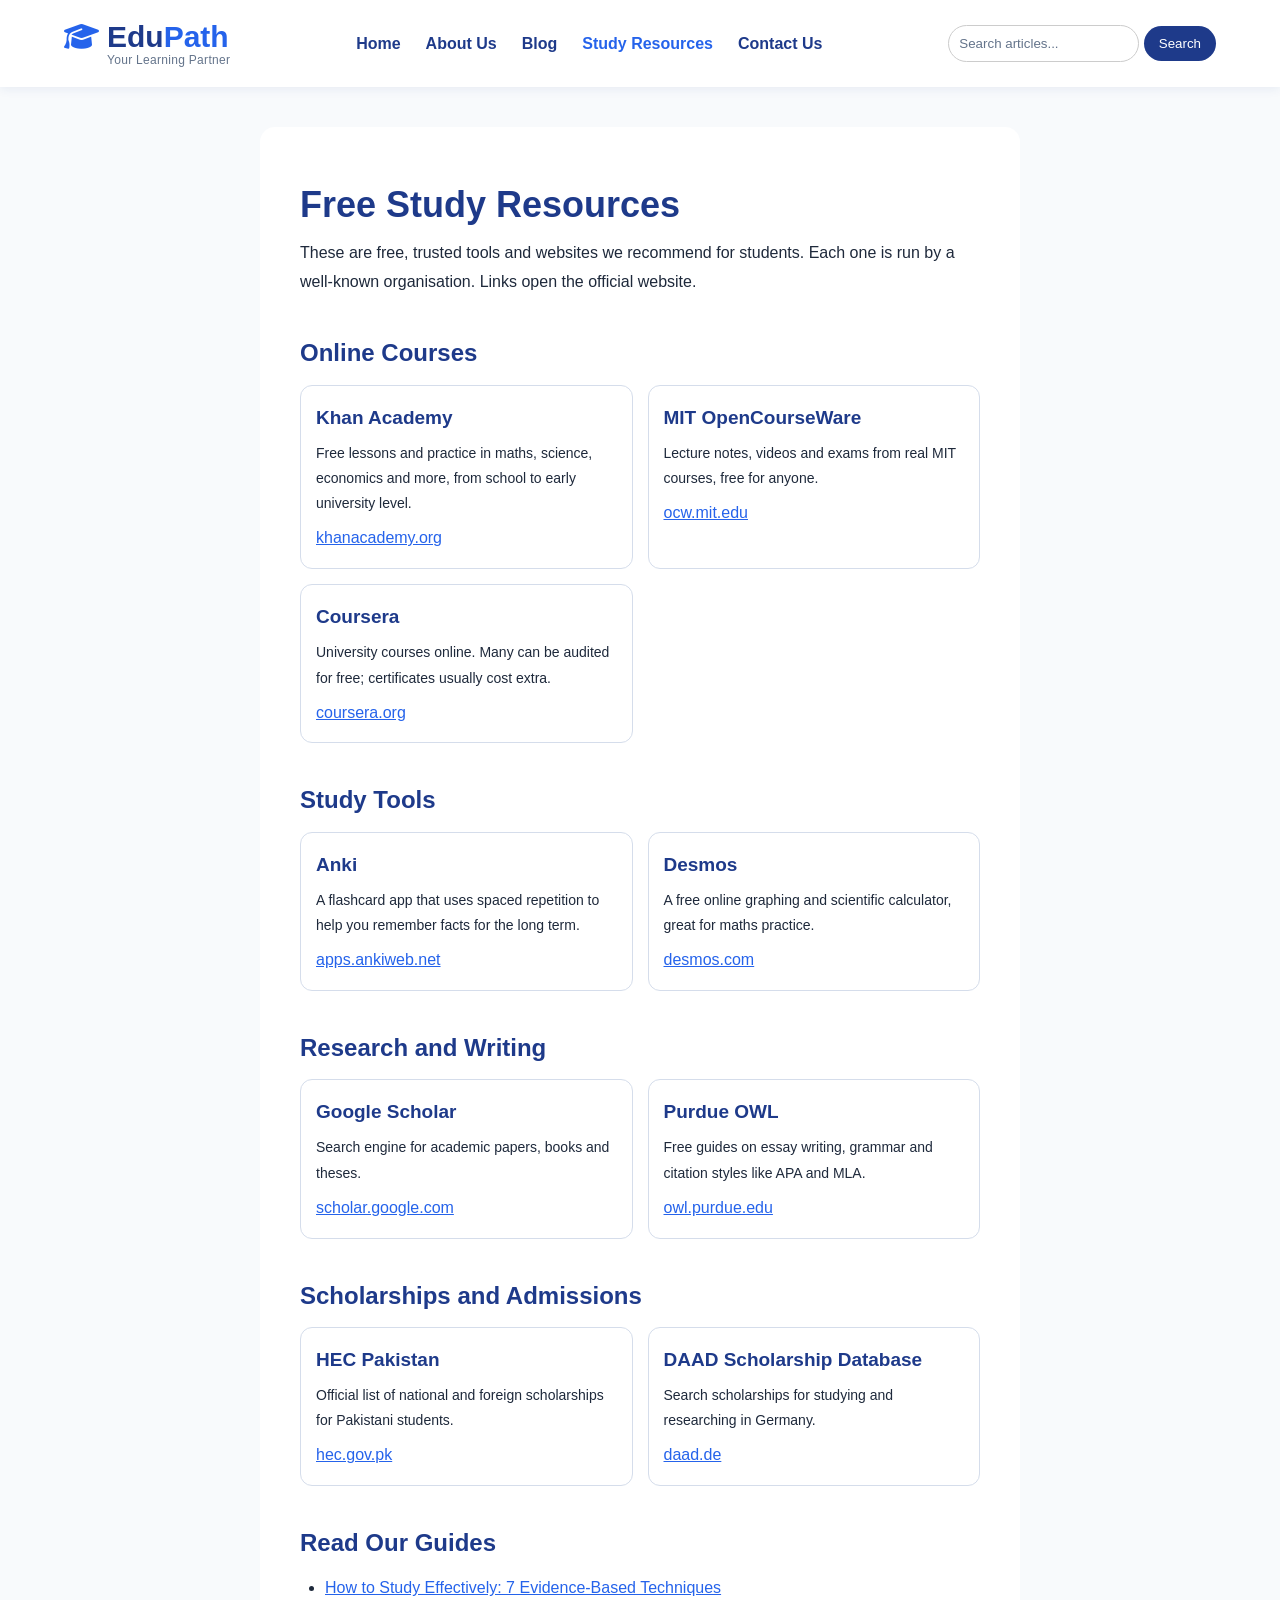
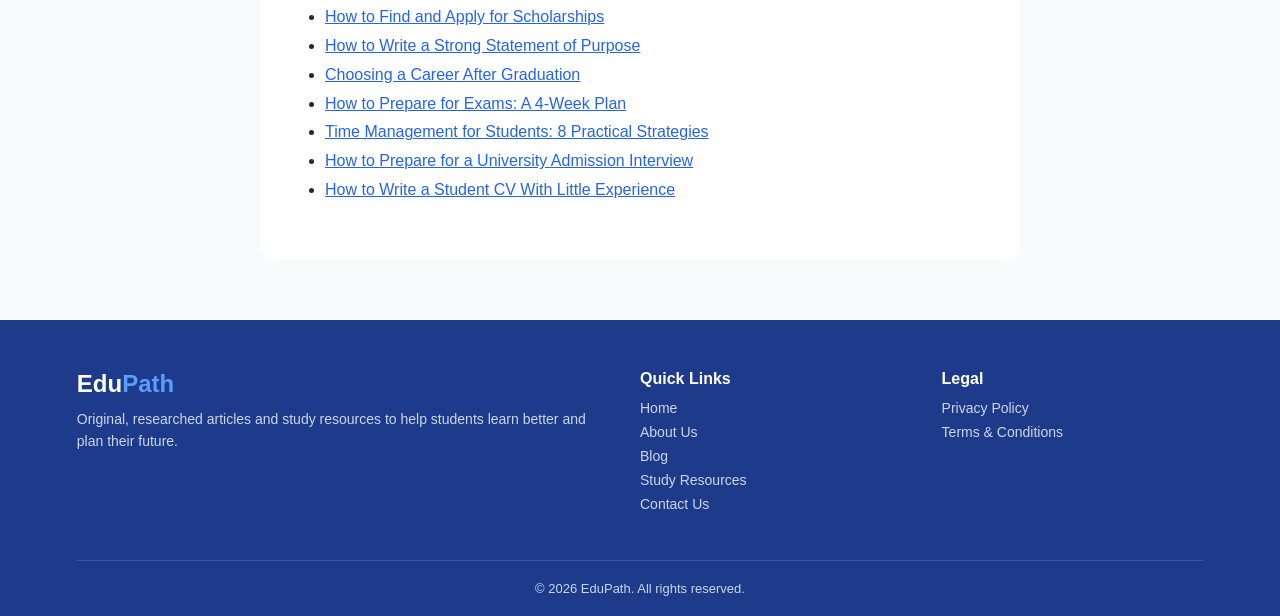
<file: resources.html>
<!DOCTYPE html>
<html lang="en">
<head>
    <meta charset="UTF-8">
    <meta name="viewport" content="width=device-width, initial-scale=1.0">

    <title>Free Study Resources for Students | EduPath</title>

    <meta name="description" content="A curated list of free study resources: online courses, free textbooks, flashcard apps, research tools and writing guides for students.">
    <link rel="canonical" href="https://zahraafzal.github.io/edupath/resources.html">
    <meta name="theme-color" content="#1E3A8A">
    <meta property="og:type" content="website">
    <meta property="og:site_name" content="EduPath">
    <meta property="og:title" content="Free Study Resources for Students | EduPath">
    <meta property="og:description" content="A curated list of free study resources: online courses, free textbooks, flashcard apps, research tools and writing guides for students.">
    <meta property="og:url" content="https://zahraafzal.github.io/edupath/resources.html">
    <meta property="og:image" content="https://zahraafzal.github.io/edupath/images/hero-education.svg">
    <meta property="og:image:alt" content="Graduation cap on a stack of books with a lightbulb and pencils">
    <meta name="twitter:card" content="summary">
    <link rel="icon" href="images/favicon.svg" type="image/svg+xml">

    <link rel="stylesheet" href="style.css?v=4">
     <link rel="stylesheet" href="https://cdnjs.cloudflare.com/ajax/libs/font-awesome/6.7.2/css/all.min.css">
</head>

<body>

    <header class="header">
        <button class="menu-toggle" id="menuToggle" aria-label="Open menu" aria-expanded="false" aria-controls="mainNav">☰</button>
        <div class="logo">
             <div class="logo-title">
             <i class="fa-solid fa-graduation-cap" aria-hidden="true"></i>
        
            <h2>Edu<span>Path</span></h2>
            </div>
            <p>Your Learning Partner</p>
        </div>
               

        <nav class="navbar" id="mainNav" aria-label="Main navigation">
            <a href="index.html">Home</a>
            <a href="about.html">About Us</a>
            <a href="blog.html">Blog</a>
            <a href="resources.html">Study Resources</a>
            <a href="contact.html">Contact Us</a>
        </nav>

        <form class="search-box" action="blog.html" method="get" role="search">
            <input type="search" name="q" placeholder="Search articles..." aria-label="Search articles">
            <button type="submit">Search</button>
        </form>

    </header>

<main class="article-page">

    <h1>Free Study Resources</h1>

    <p>
        These are free, trusted tools and websites we recommend for students.
        Each one is run by a well-known organisation. Links open the official
        website.
    </p>

    <h2>Online Courses</h2>
    <div class="resource-grid">
        <div class="resource-card">
            <h3>Khan Academy</h3>
            <p>Free lessons and practice in maths, science, economics and more, from school to early university level.</p>
            <a href="https://www.khanacademy.org" target="_blank" rel="noopener">khanacademy.org</a>
        </div>
        <div class="resource-card">
            <h3>MIT OpenCourseWare</h3>
            <p>Lecture notes, videos and exams from real MIT courses, free for anyone.</p>
            <a href="https://ocw.mit.edu" target="_blank" rel="noopener">ocw.mit.edu</a>
        </div>
        <div class="resource-card">
            <h3>Coursera</h3>
            <p>University courses online. Many can be audited for free; certificates usually cost extra.</p>
            <a href="https://www.coursera.org" target="_blank" rel="noopener">coursera.org</a>
        </div>
       
    </div>

    <h2>Study Tools</h2>
    <div class="resource-grid">
        <div class="resource-card">
            <h3>Anki</h3>
            <p>A flashcard app that uses spaced repetition to help you remember facts for the long term.</p>
            <a href="https://apps.ankiweb.net" target="_blank" rel="noopener">apps.ankiweb.net</a>
        </div>
        <div class="resource-card">
            <h3>Desmos</h3>
            <p>A free online graphing and scientific calculator, great for maths practice.</p>
            <a href="https://www.desmos.com" target="_blank" rel="noopener">desmos.com</a>
        </div>
    </div>

    <h2>Research and Writing</h2>
    <div class="resource-grid">
        <div class="resource-card">
            <h3>Google Scholar</h3>
            <p>Search engine for academic papers, books and theses.</p>
            <a href="https://scholar.google.com" target="_blank" rel="noopener">scholar.google.com</a>
        </div>
        <div class="resource-card">
            <h3>Purdue OWL</h3>
            <p>Free guides on essay writing, grammar and citation styles like APA and MLA.</p>
            <a href="https://owl.purdue.edu" target="_blank" rel="noopener">owl.purdue.edu</a>
        </div>
    </div>

    <h2>Scholarships and Admissions</h2>
    <div class="resource-grid">
        <div class="resource-card">
            <h3>HEC Pakistan</h3>
            <p>Official list of national and foreign scholarships for Pakistani students.</p>
            <a href="https://www.hec.gov.pk" target="_blank" rel="noopener">hec.gov.pk</a>
        </div>
        <div class="resource-card">
            <h3>DAAD Scholarship Database</h3>
            <p>Search scholarships for studying and researching in Germany.</p>
            <a href="https://www.daad.de" target="_blank" rel="noopener">daad.de</a>
        </div>
    </div>

    <h2>Read Our Guides</h2>
    <ul>
        <li><a href="blog/how-to-study-effectively.html">How to Study Effectively: 7 Evidence-Based Techniques</a></li>
        <li><a href="blog/how-to-find-and-apply-for-scholarships.html">How to Find and Apply for Scholarships</a></li>
        <li><a href="blog/how-to-write-a-statement-of-purpose.html">How to Write a Strong Statement of Purpose</a></li>
        <li><a href="blog/choosing-a-career-after-graduation.html">Choosing a Career After Graduation</a></li>
        <li><a href="blog/how-to-prepare-for-exams.html">How to Prepare for Exams: A 4-Week Plan</a></li>
        <li><a href="blog/time-management-tips-for-students.html">Time Management for Students: 8 Practical Strategies</a></li>
        <li><a href="blog/how-to-prepare-for-a-university-interview.html">How to Prepare for a University Admission Interview</a></li>
        <li><a href="blog/how-to-write-a-student-cv.html">How to Write a Student CV With Little Experience</a></li>
    </ul>

</main>

<footer class="footer">

    <div class="footer-container">

        <div class="footer-about">
            <h2>Edu<span>Path</span></h2>
            <p>Original, researched articles and study resources to help students learn better and plan their future.</p>
        </div>

        <div class="footer-links">
            <h3>Quick Links</h3>
            <a href="index.html">Home</a>
            <a href="about.html">About Us</a>
            <a href="blog.html">Blog</a>
            <a href="resources.html">Study Resources</a>
            <a href="contact.html">Contact Us</a>
        </div>

        <div class="footer-links">
            <h3>Legal</h3>
            <a href="privacy-policy.html">Privacy Policy</a>
            <a href="terms-and-conditions.html">Terms &amp; Conditions</a>
        </div>

    </div>

    <p class="footer-bottom">© 2026 EduPath. All rights reserved.</p>

</footer>
<script src="script.js?v=3"></script>

</body>
</html>
</file>
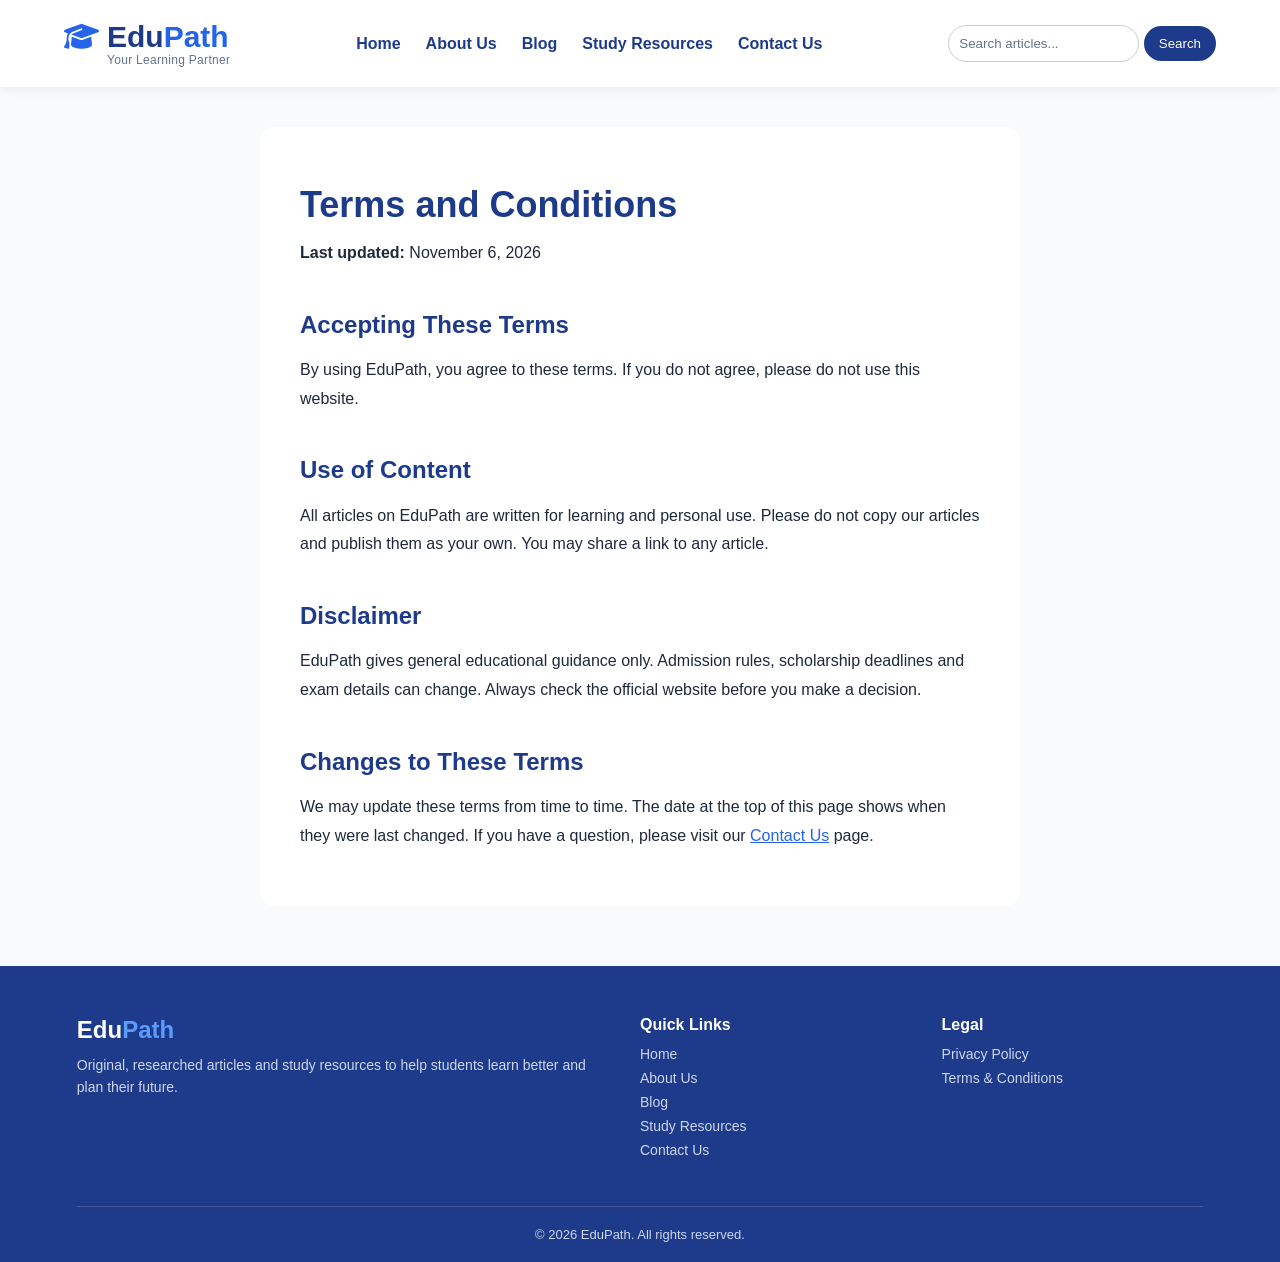
<file: terms-and-conditions.html>
<!DOCTYPE html>
<html lang="en">
<head>
    <meta charset="UTF-8">
    <meta name="viewport" content="width=device-width, initial-scale=1.0">

    <title>Terms and Conditions | EduPath</title>

    <meta name="description" content="Read the EduPath Terms and Conditions to understand the rules for using our website, our content and our links.">
    <link rel="canonical" href="https://zahraafzal.github.io/edupath/terms-and-conditions.html">
    <meta name="theme-color" content="#1E3A8A">
    <meta property="og:type" content="website">
    <meta property="og:site_name" content="EduPath">
    <meta property="og:title" content="Terms and Conditions | EduPath">
    <meta property="og:description" content="Read the EduPath Terms and Conditions to understand the rules for using our website, our content and our links.">
    <meta property="og:url" content="https://zahraafzal.github.io/edupath/terms-and-conditions.html">
    <meta property="og:image" content="https://zahraafzal.github.io/edupath/images/hero-education.svg">
    <meta property="og:image:alt" content="Graduation cap on a stack of books with a lightbulb and pencils">
    <meta name="twitter:card" content="summary">
    <link rel="icon" href="images/favicon.svg" type="image/svg+xml">

    <link rel="stylesheet" href="style.css?v=4">
    <link rel="stylesheet" href="https://cdnjs.cloudflare.com/ajax/libs/font-awesome/6.7.2/css/all.min.css">
</head>

<body>
    <header class="header">
        <button class="menu-toggle" id="menuToggle" aria-label="Open menu" aria-expanded="false" aria-controls="mainNav">☰</button>
        <div class="logo">
             <div class="logo-title">
             <i class="fa-solid fa-graduation-cap" aria-hidden="true"></i>
        
            <h2>Edu<span>Path</span></h2>
            </div>
            <p>Your Learning Partner</p>
        </div>
           
    


        <nav class="navbar" id="mainNav" aria-label="Main navigation">
            <a href="index.html">Home</a>
            <a href="about.html">About Us</a>
            <a href="blog.html">Blog</a>
            <a href="resources.html">Study Resources</a>
            <a href="contact.html">Contact Us</a>
        </nav>

        <form class="search-box" action="blog.html" method="get" role="search">
            <input type="search" name="q" placeholder="Search articles..." aria-label="Search articles">
            <button type="submit">Search</button>
        </form>

    </header>

<main class="article-page">

    <h1>Terms and Conditions</h1>
        <p><strong>Last updated:</strong> November 6, 2026</p>

    <h2>Accepting These Terms</h2>
    <p>
        By using EduPath, you agree to these terms. If you do not agree,
        please do not use this website.
    </p>
        <h2>Use of Content</h2>
    <p>
        All articles on EduPath are written for learning and personal use. Please
        do not copy our articles and publish them as your own. You may share a
        link to any article.
    </p>

    <h2>Disclaimer</h2>
    <p>
        EduPath gives general educational guidance only. Admission rules,
        scholarship deadlines and exam details can change. Always check the
        official website before you make a decision.
    </p>
        <h2>Changes to These Terms</h2>
    <p>
        We may update these terms from time to time. The date at the top of this
        page shows when they were last changed. If you have a question, please
        visit our <a href="contact.html">Contact Us</a> page.
    </p>
    
</main>

<footer class="footer">

    <div class="footer-container">

        <div class="footer-about">
            <h2>Edu<span>Path</span></h2>
            <p>Original, researched articles and study resources to help students learn better and plan their future.</p>
        </div>

        <div class="footer-links">
            <h3>Quick Links</h3>
            <a href="index.html">Home</a>
            <a href="about.html">About Us</a>
            <a href="blog.html">Blog</a>
            <a href="resources.html">Study Resources</a>
            <a href="contact.html">Contact Us</a>
        </div>

        <div class="footer-links">
            <h3>Legal</h3>
            <a href="privacy-policy.html">Privacy Policy</a>
            <a href="terms-and-conditions.html">Terms &amp; Conditions</a>
        </div>

    </div>

    <p class="footer-bottom">© 2026 EduPath. All rights reserved.</p>

</footer>
    <script src="script.js?v=3"></script>

</body>
</html>
</file>
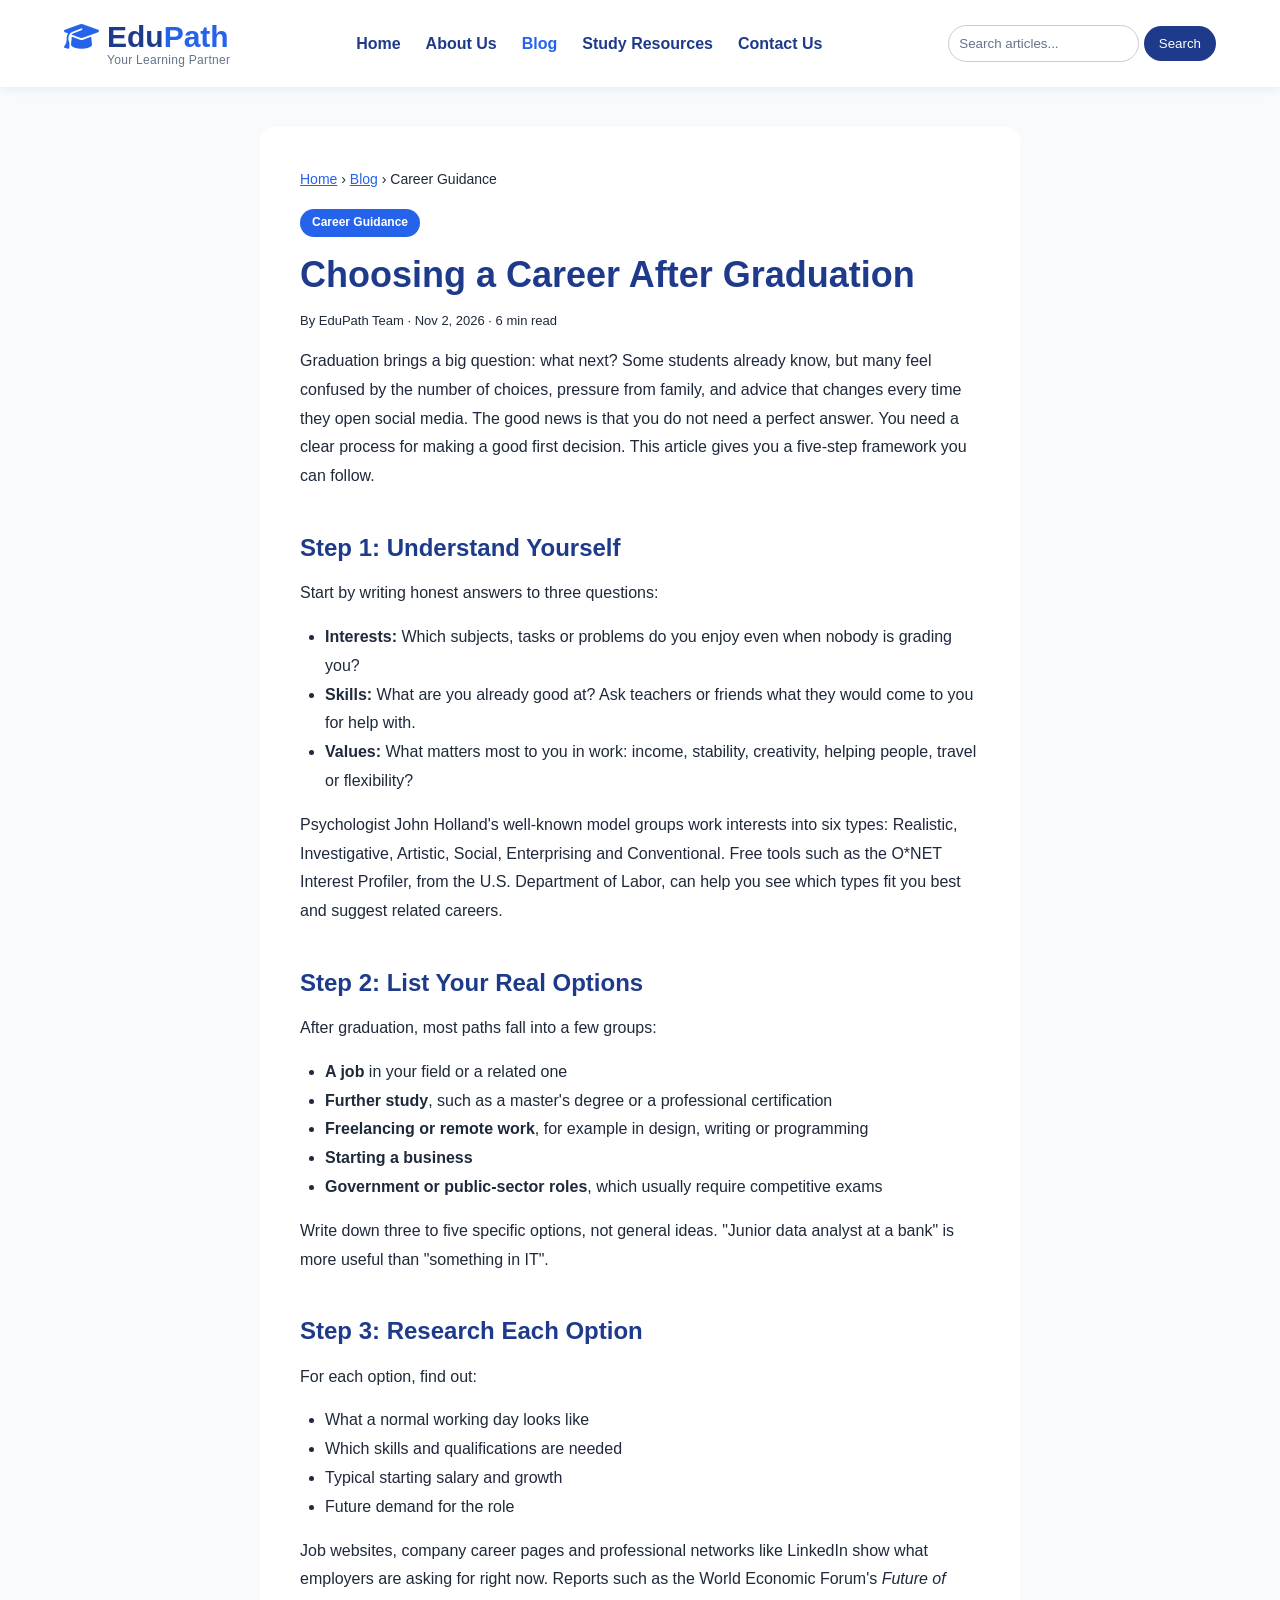
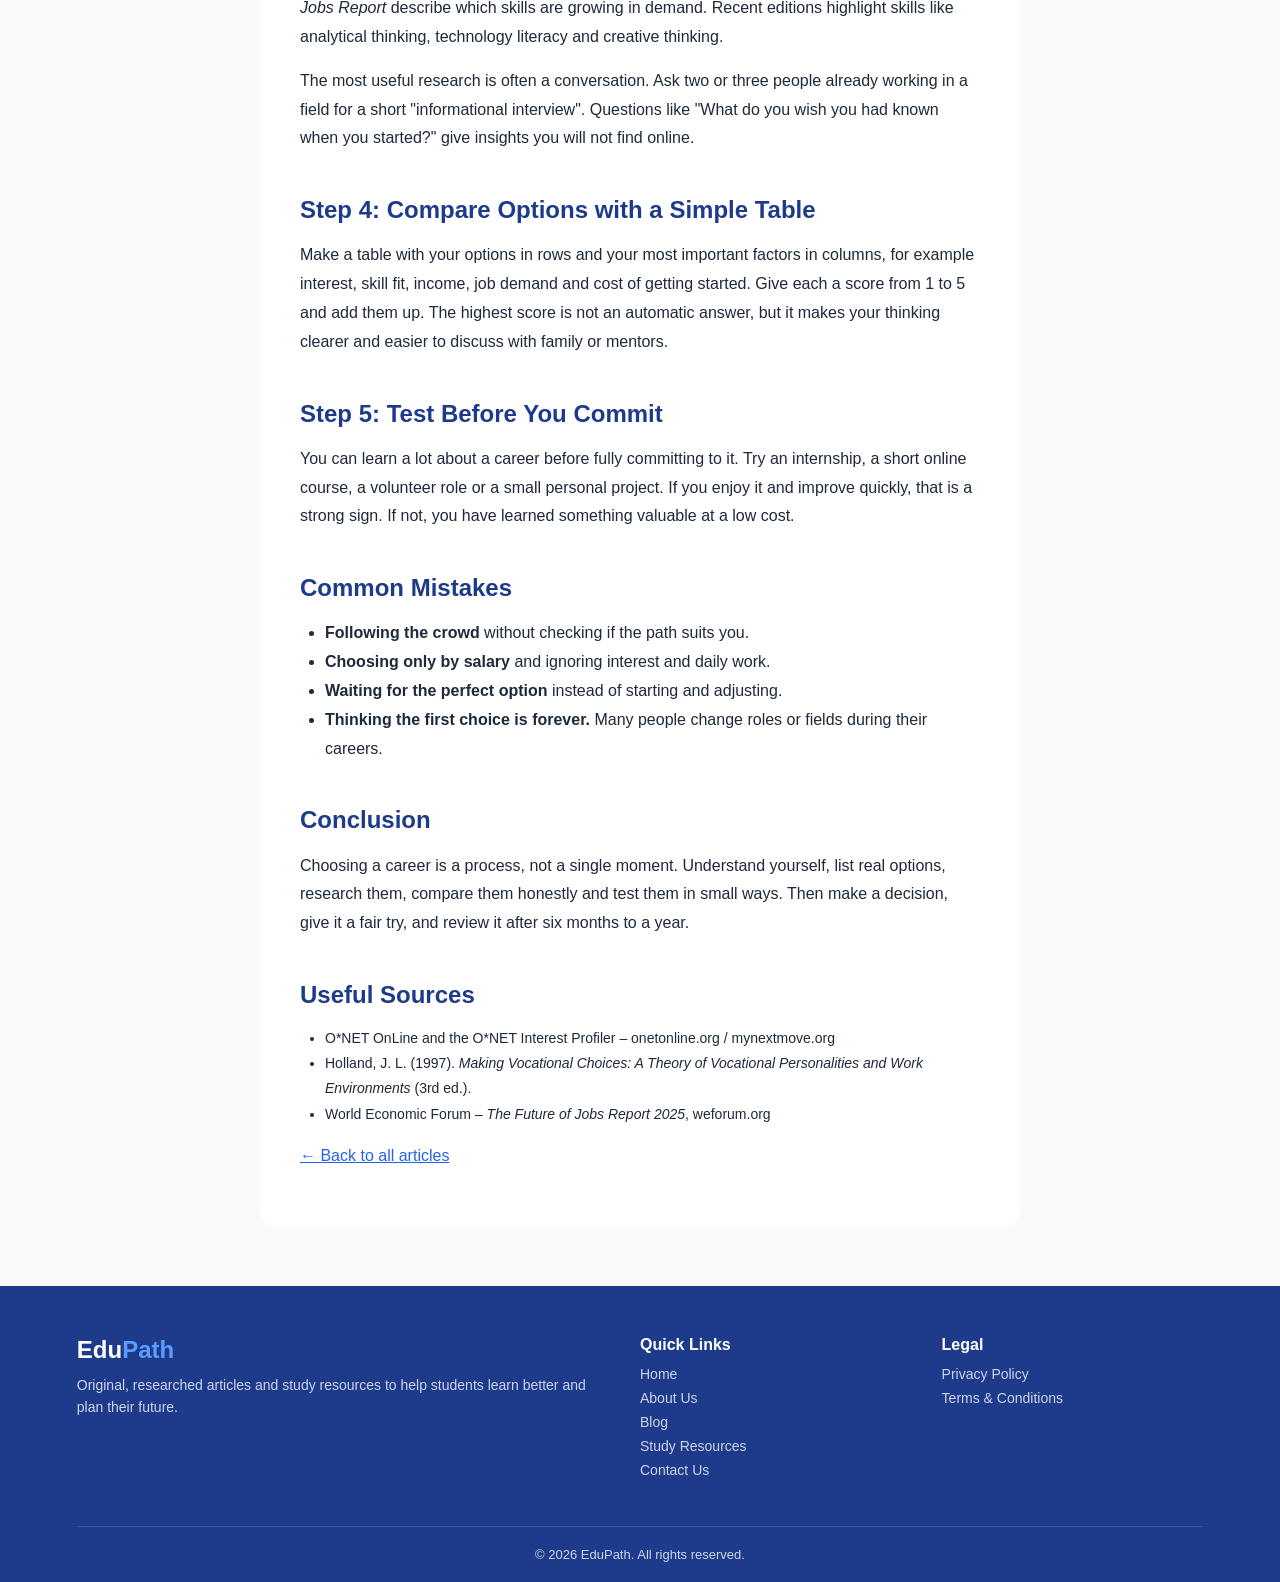
<file: blog/choosing-a-career-after-graduation.html>
<!DOCTYPE html>
<html lang="en">
<head>
    <meta charset="UTF-8">
    <meta name="viewport" content="width=device-width, initial-scale=1.0">

    <title>Choosing a Career After Graduation: A Practical Framework | EduPath</title>

    <meta name="description" content="A step-by-step framework to understand your strengths, compare career options, test them with real experience and make a confident decision after graduation.">
    <link rel="canonical" href="https://zahraafzal.github.io/edupath/blog/choosing-a-career-after-graduation.html">
    <meta name="theme-color" content="#1E3A8A">
    <meta property="og:type" content="article">
    <meta property="og:site_name" content="EduPath">
    <meta property="og:title" content="Choosing a Career After Graduation: A Practical Framework | EduPath">
    <meta property="og:description" content="A step-by-step framework to understand your strengths, compare career options, test them with real experience and make a confident decision after graduation.">
    <meta property="og:url" content="https://zahraafzal.github.io/edupath/blog/choosing-a-career-after-graduation.html">
    <meta property="og:image" content="https://zahraafzal.github.io/edupath/images/hero-education.svg">
    <meta property="og:image:alt" content="Graduation cap on a stack of books with a lightbulb and pencils">
    <meta name="twitter:card" content="summary">
    <link rel="icon" href="../images/favicon.svg" type="image/svg+xml">

    <link rel="stylesheet" href="../style.css?v=4">
    <link rel="stylesheet" href="https://cdnjs.cloudflare.com/ajax/libs/font-awesome/6.7.2/css/all.min.css">
</head>

<body>
    <header class="header">
        <button class="menu-toggle" id="menuToggle" aria-label="Open menu" aria-expanded="false" aria-controls="mainNav">☰</button>
        <div class="logo">
             <div class="logo-title">
             <i class="fa-solid fa-graduation-cap" aria-hidden="true"></i>
        
            <h2>Edu<span>Path</span></h2>
            </div>
            <p>Your Learning Partner</p>
        </div>


        <nav class="navbar" id="mainNav" aria-label="Main navigation">
            <a href="../index.html">Home</a>
            <a href="../about.html">About Us</a>
            <a href="../blog.html">Blog</a>
            <a href="../resources.html">Study Resources</a>
            <a href="../contact.html">Contact Us</a>
        </nav>

        <form class="search-box" action="../blog.html" method="get" role="search">
            <input type="search" name="q" placeholder="Search articles..." aria-label="Search articles">
            <button type="submit">Search</button>
        </form>

    </header>

<main class="article-page">

    <p class="breadcrumb">
        <a href="../index.html">Home</a> › <a href="../blog.html">Blog</a> › Career Guidance
    </p>

    <span class="article-tag">Career Guidance</span>

    <h1>Choosing a Career After Graduation</h1>

    <p class="article-meta">By EduPath Team · Nov 2, 2026 · 6 min read</p>

    <p>
        Graduation brings a big question: what next? Some students already know,
        but many feel confused by the number of choices, pressure from family,
        and advice that changes every time they open social media. The good
        news is that you do not need a perfect answer. You need a clear process
        for making a good first decision. This article gives you a five-step
        framework you can follow.
    </p>

    <h2>Step 1: Understand Yourself</h2>
    <p>Start by writing honest answers to three questions:</p>
    <ul>
        <li><strong>Interests:</strong> Which subjects, tasks or problems do you enjoy even when nobody is grading you?</li>
        <li><strong>Skills:</strong> What are you already good at? Ask teachers or friends what they would come to you for help with.</li>
        <li><strong>Values:</strong> What matters most to you in work: income, stability, creativity, helping people, travel or flexibility?</li>
    </ul>
    <p>
        Psychologist John Holland's well-known model groups work interests into
        six types: Realistic, Investigative, Artistic, Social, Enterprising and
        Conventional. Free tools such as the O*NET Interest Profiler, from the
        U.S. Department of Labor, can help you see which types fit you best and
        suggest related careers.
    </p>

    <h2>Step 2: List Your Real Options</h2>
    <p>After graduation, most paths fall into a few groups:</p>
    <ul>
        <li><strong>A job</strong> in your field or a related one</li>
        <li><strong>Further study</strong>, such as a master's degree or a professional certification</li>
        <li><strong>Freelancing or remote work</strong>, for example in design, writing or programming</li>
        <li><strong>Starting a business</strong></li>
        <li><strong>Government or public-sector roles</strong>, which usually require competitive exams</li>
    </ul>
    <p>Write down three to five specific options, not general ideas. "Junior data analyst at a bank" is more useful than "something in IT".</p>

    <h2>Step 3: Research Each Option</h2>
    <p>For each option, find out:</p>
    <ul>
        <li>What a normal working day looks like</li>
        <li>Which skills and qualifications are needed</li>
        <li>Typical starting salary and growth</li>
        <li>Future demand for the role</li>
    </ul>
    <p>
        Job websites, company career pages and professional networks like
        LinkedIn show what employers are asking for right now. Reports such as
        the World Economic Forum's <em>Future of Jobs Report</em> describe
        which skills are growing in demand. Recent editions highlight skills like
        analytical thinking, technology literacy and creative thinking.
    </p>
    <p>
        The most useful research is often a conversation. Ask two or three people
        already working in a field for a short "informational interview".
        Questions like "What do you wish you had known when you started?" give
        insights you will not find online.
    </p>

    <h2>Step 4: Compare Options with a Simple Table</h2>
    <p>
        Make a table with your options in rows and your most important factors
        in columns, for example interest, skill fit, income, job demand and cost
        of getting started. Give each a score from 1 to 5 and add them up. The
        highest score is not an automatic answer, but it makes your thinking
        clearer and easier to discuss with family or mentors.
    </p>

    <h2>Step 5: Test Before You Commit</h2>
    <p>
        You can learn a lot about a career before fully committing to it. Try
        an internship, a short online course, a volunteer role or a small
        personal project. If you enjoy it and improve quickly, that is a strong
        sign. If not, you have learned something valuable at a low cost.
    </p>

    <h2>Common Mistakes</h2>
    <ul>
        <li><strong>Following the crowd</strong> without checking if the path suits you.</li>
        <li><strong>Choosing only by salary</strong> and ignoring interest and daily work.</li>
        <li><strong>Waiting for the perfect option</strong> instead of starting and adjusting.</li>
        <li><strong>Thinking the first choice is forever.</strong> Many people change roles or fields during their careers.</li>
    </ul>

    <h2>Conclusion</h2>
    <p>
        Choosing a career is a process, not a single moment. Understand yourself,
        list real options, research them, compare them honestly and test them in
        small ways. Then make a decision, give it a fair try, and review it after
        six months to a year.
    </p>

    <h2>Useful Sources</h2>
    <ul class="references">
        <li>O*NET OnLine and the O*NET Interest Profiler – onetonline.org / mynextmove.org</li>
        <li>Holland, J. L. (1997). <em>Making Vocational Choices: A Theory of Vocational Personalities and Work Environments</em> (3rd ed.).</li>
        <li>World Economic Forum – <em>The Future of Jobs Report 2025</em>, weforum.org</li>
    </ul>

    <p class="back-link"><a href="../blog.html">← Back to all articles</a></p>

</main>

<footer class="footer">

    <div class="footer-container">

        <div class="footer-about">
            <h2>Edu<span>Path</span></h2>
            <p>Original, researched articles and study resources to help students learn better and plan their future.</p>
        </div>

        <div class="footer-links">
            <h3>Quick Links</h3>
            <a href="../index.html">Home</a>
            <a href="../about.html">About Us</a>
            <a href="../blog.html">Blog</a>
            <a href="../resources.html">Study Resources</a>
            <a href="../contact.html">Contact Us</a>
        </div>

        <div class="footer-links">
            <h3>Legal</h3>
            <a href="../privacy-policy.html">Privacy Policy</a>
            <a href="../terms-and-conditions.html">Terms &amp; Conditions</a>
        </div>

    </div>

    <p class="footer-bottom">© 2026 EduPath. All rights reserved.</p>

</footer>
    <script src="../script.js?v=3"></script>

</body>
</html>
</file>
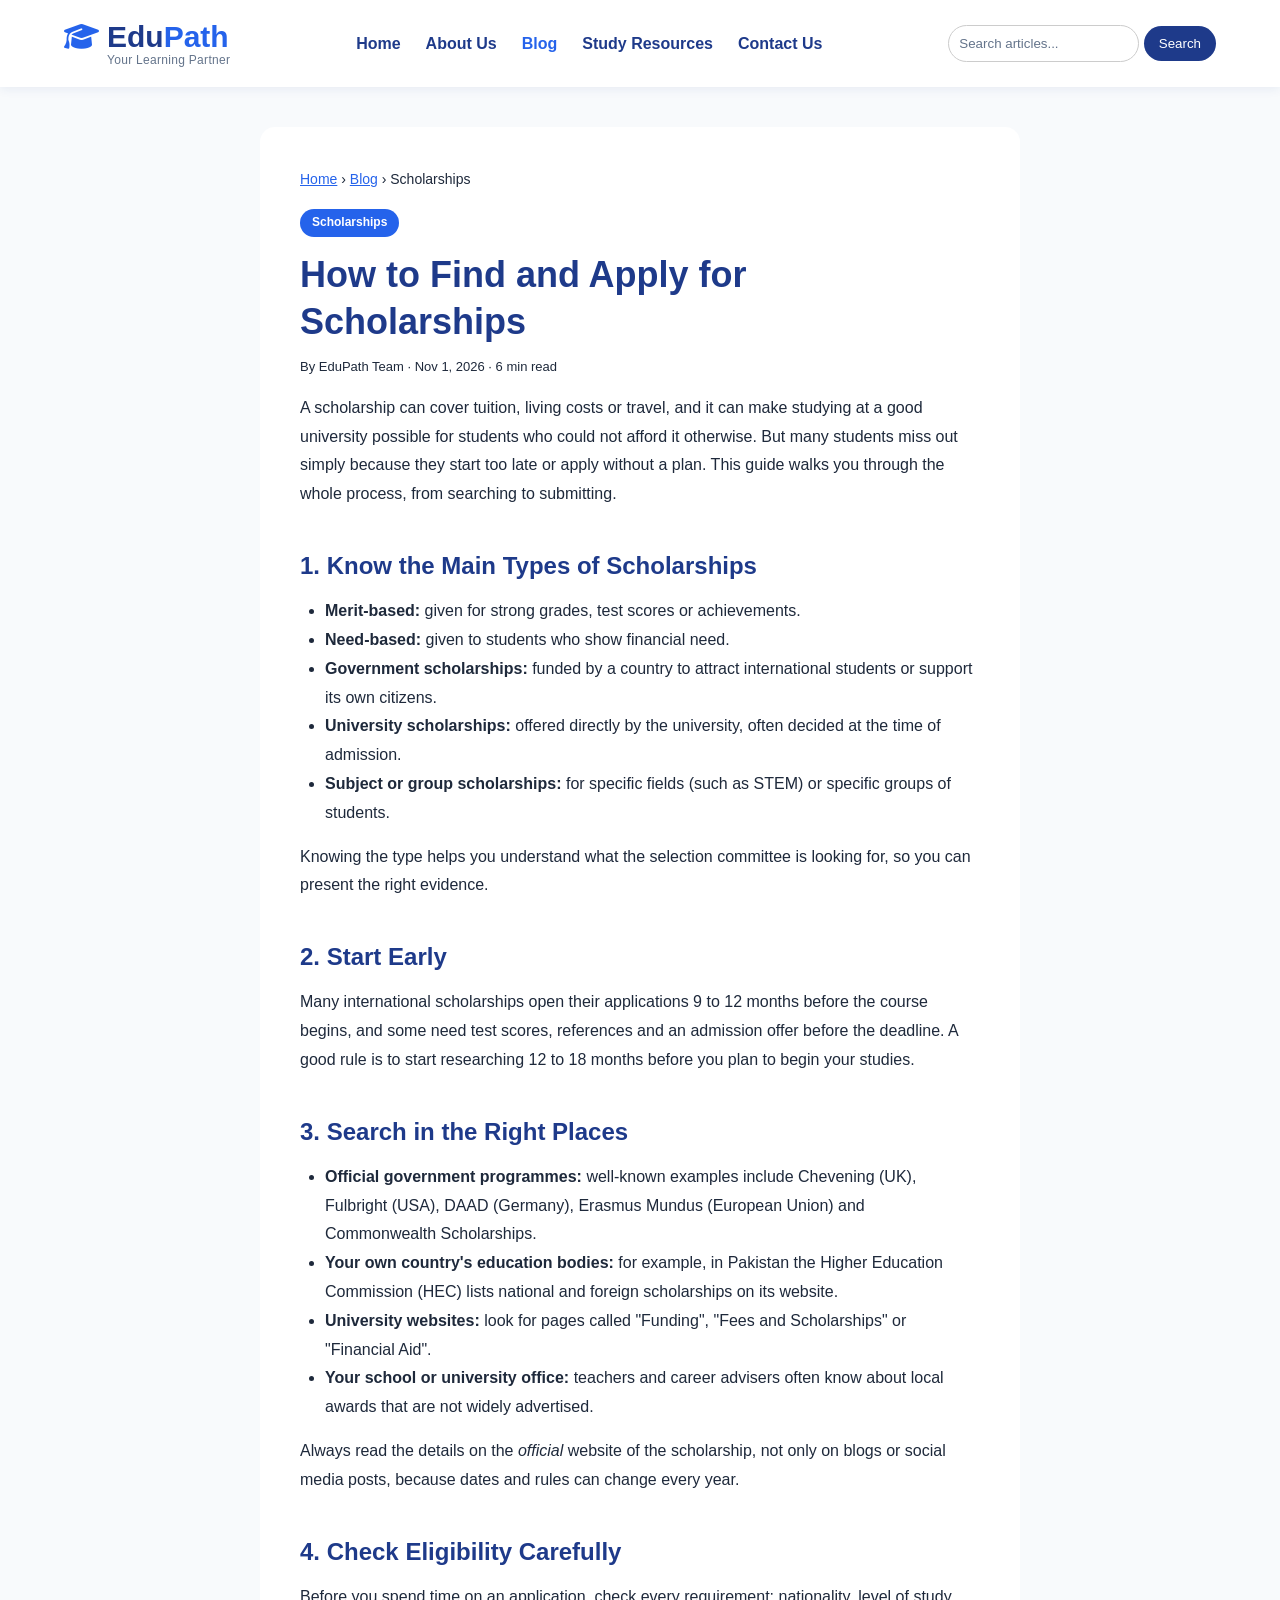
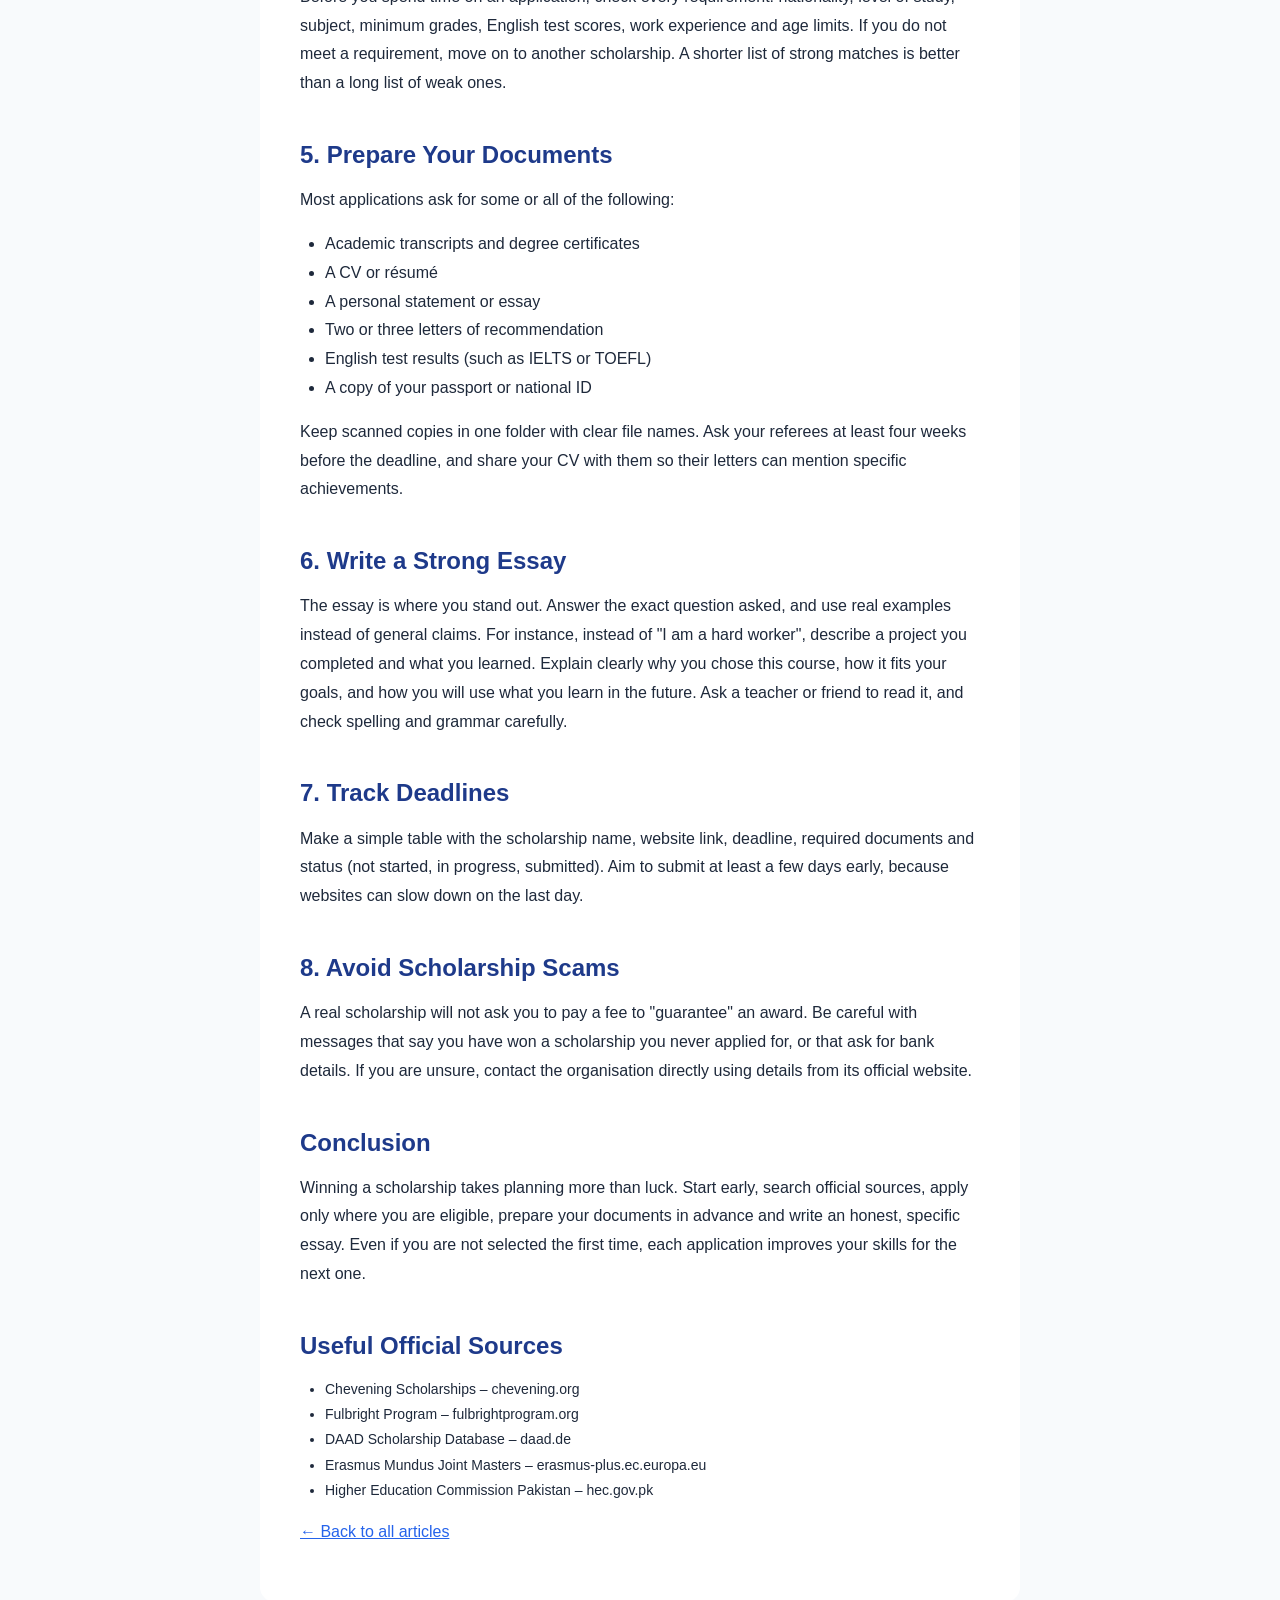
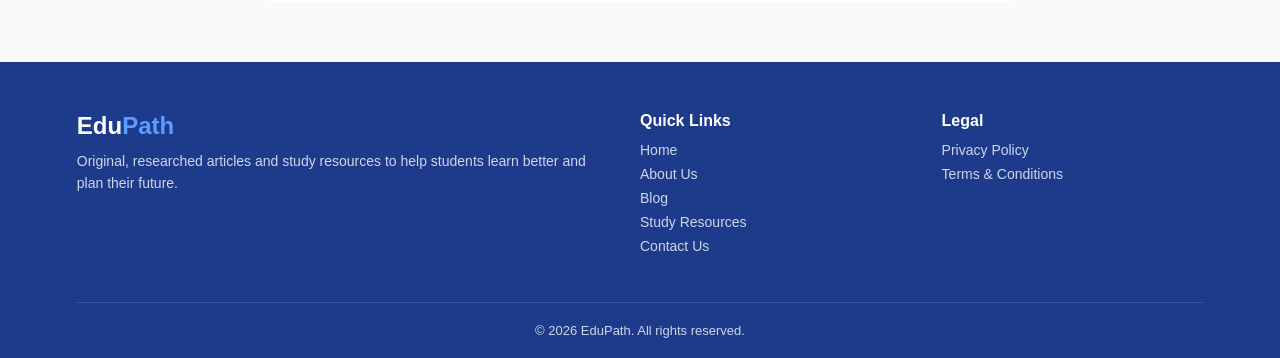
<file: blog/how-to-find-and-apply-for-scholarships.html>
<!DOCTYPE html>
<html lang="en">
<head>
    <meta charset="UTF-8">
    <meta name="viewport" content="width=device-width, initial-scale=1.0">

    <title>How to Find and Apply for Scholarships: A Step-by-Step Guide | EduPath</title>

    <meta name="description" content="Where to search for scholarships, how to check eligibility, which documents to prepare and how to submit a strong application on time.">
    <link rel="canonical" href="https://zahraafzal.github.io/edupath/blog/how-to-find-and-apply-for-scholarships.html">
    <meta name="theme-color" content="#1E3A8A">
    <meta property="og:type" content="article">
    <meta property="og:site_name" content="EduPath">
    <meta property="og:title" content="How to Find and Apply for Scholarships: A Step-by-Step Guide | EduPath">
    <meta property="og:description" content="Where to search for scholarships, how to check eligibility, which documents to prepare and how to submit a strong application on time.">
    <meta property="og:url" content="https://zahraafzal.github.io/edupath/blog/how-to-find-and-apply-for-scholarships.html">
    <meta property="og:image" content="https://zahraafzal.github.io/edupath/images/hero-education.svg">
    <meta property="og:image:alt" content="Graduation cap on a stack of books with a lightbulb and pencils">
    <meta name="twitter:card" content="summary">
    <link rel="icon" href="../images/favicon.svg" type="image/svg+xml">

    <link rel="stylesheet" href="../style.css?v=4">
    <link rel="stylesheet" href="https://cdnjs.cloudflare.com/ajax/libs/font-awesome/6.7.2/css/all.min.css">
</head>

<body>

    <header class="header">
        <button class="menu-toggle" id="menuToggle" aria-label="Open menu" aria-expanded="false" aria-controls="mainNav">☰</button>
        <div class="logo">
             <div class="logo-title">
             <i class="fa-solid fa-graduation-cap" aria-hidden="true"></i>
        
            <h2>Edu<span>Path</span></h2>
            </div>
            <p>Your Learning Partner</p>
        </div>

        <nav class="navbar" id="mainNav" aria-label="Main navigation">
            <a href="../index.html">Home</a>
            <a href="../about.html">About Us</a>
            <a href="../blog.html">Blog</a>
            <a href="../resources.html">Study Resources</a>
            <a href="../contact.html">Contact Us</a>
        </nav>

        <form class="search-box" action="../blog.html" method="get" role="search">
            <input type="search" name="q" placeholder="Search articles..." aria-label="Search articles">
            <button type="submit">Search</button>
        </form>

    </header>

<main class="article-page">

    <p class="breadcrumb">
        <a href="../index.html">Home</a> › <a href="../blog.html">Blog</a> › Scholarships
    </p>

    <span class="article-tag">Scholarships</span>

    <h1>How to Find and Apply for Scholarships</h1>

    <p class="article-meta">By EduPath Team · Nov 1, 2026 · 6 min read</p>

    <p>
        A scholarship can cover tuition, living costs or travel, and it can make
        studying at a good university possible for students who could not afford
        it otherwise. But many students miss out simply because they start too
        late or apply without a plan. This guide walks you through the whole
        process, from searching to submitting.
    </p>

    <h2>1. Know the Main Types of Scholarships</h2>
    <ul>
        <li><strong>Merit-based:</strong> given for strong grades, test scores or achievements.</li>
        <li><strong>Need-based:</strong> given to students who show financial need.</li>
        <li><strong>Government scholarships:</strong> funded by a country to attract international students or support its own citizens.</li>
        <li><strong>University scholarships:</strong> offered directly by the university, often decided at the time of admission.</li>
        <li><strong>Subject or group scholarships:</strong> for specific fields (such as STEM) or specific groups of students.</li>
    </ul>
    <p>
        Knowing the type helps you understand what the selection committee is
        looking for, so you can present the right evidence.
    </p>

    <h2>2. Start Early</h2>
    <p>
        Many international scholarships open their applications 9 to 12 months
        before the course begins, and some need test scores, references and an
        admission offer before the deadline. A good rule is to start researching
        12 to 18 months before you plan to begin your studies.
    </p>

    <h2>3. Search in the Right Places</h2>
    <ul>
        <li><strong>Official government programmes:</strong> well-known examples include Chevening (UK), Fulbright (USA), DAAD (Germany), Erasmus Mundus (European Union) and Commonwealth Scholarships.</li>
        <li><strong>Your own country's education bodies:</strong> for example, in Pakistan the Higher Education Commission (HEC) lists national and foreign scholarships on its website.</li>
        <li><strong>University websites:</strong> look for pages called "Funding", "Fees and Scholarships" or "Financial Aid".</li>
        <li><strong>Your school or university office:</strong> teachers and career advisers often know about local awards that are not widely advertised.</li>
    </ul>
    <p>
        Always read the details on the <em>official</em> website of the
        scholarship, not only on blogs or social media posts, because dates and
        rules can change every year.
    </p>

    <h2>4. Check Eligibility Carefully</h2>
    <p>
        Before you spend time on an application, check every requirement:
        nationality, level of study, subject, minimum grades, English test scores,
        work experience and age limits. If you do not meet a requirement, move on
        to another scholarship. A shorter list of strong matches is better than a
        long list of weak ones.
    </p>

    <h2>5. Prepare Your Documents</h2>
    <p>Most applications ask for some or all of the following:</p>
    <ul>
        <li>Academic transcripts and degree certificates</li>
        <li>A CV or résumé</li>
        <li>A personal statement or essay</li>
        <li>Two or three letters of recommendation</li>
        <li>English test results (such as IELTS or TOEFL)</li>
        <li>A copy of your passport or national ID</li>
    </ul>
    <p>
        Keep scanned copies in one folder with clear file names. Ask your
        referees at least four weeks before the deadline, and share your CV with
        them so their letters can mention specific achievements.
    </p>

    <h2>6. Write a Strong Essay</h2>
    <p>
        The essay is where you stand out. Answer the exact question asked, and
        use real examples instead of general claims. For instance, instead of
        "I am a hard worker", describe a project you completed and what you
        learned. Explain clearly why you chose this course, how it fits your
        goals, and how you will use what you learn in the future. Ask a teacher
        or friend to read it, and check spelling and grammar carefully.
    </p>

    <h2>7. Track Deadlines</h2>
    <p>
        Make a simple table with the scholarship name, website link, deadline,
        required documents and status (not started, in progress, submitted).
        Aim to submit at least a few days early, because websites can slow down
        on the last day.
    </p>

    <h2>8. Avoid Scholarship Scams</h2>
    <p>
        A real scholarship will not ask you to pay a fee to "guarantee" an award.
        Be careful with messages that say you have won a scholarship you never
        applied for, or that ask for bank details. If you are unsure, contact the
        organisation directly using details from its official website.
    </p>

    <h2>Conclusion</h2>
    <p>
        Winning a scholarship takes planning more than luck. Start early, search
        official sources, apply only where you are eligible, prepare your
        documents in advance and write an honest, specific essay. Even if you are
        not selected the first time, each application improves your skills for the
        next one.
    </p>

    <h2>Useful Official Sources</h2>
    <ul class="references">
        <li>Chevening Scholarships – chevening.org</li>
        <li>Fulbright Program – fulbrightprogram.org</li>
        <li>DAAD Scholarship Database – daad.de</li>
        <li>Erasmus Mundus Joint Masters – erasmus-plus.ec.europa.eu</li>
        <li>Higher Education Commission Pakistan – hec.gov.pk</li>
    </ul>

    <p class="back-link"><a href="../blog.html">← Back to all articles</a></p>

</main>

<footer class="footer">

    <div class="footer-container">

        <div class="footer-about">
            <h2>Edu<span>Path</span></h2>
            <p>Original, researched articles and study resources to help students learn better and plan their future.</p>
        </div>

        <div class="footer-links">
            <h3>Quick Links</h3>
            <a href="../index.html">Home</a>
            <a href="../about.html">About Us</a>
            <a href="../blog.html">Blog</a>
            <a href="../resources.html">Study Resources</a>
            <a href="../contact.html">Contact Us</a>
        </div>

        <div class="footer-links">
            <h3>Legal</h3>
            <a href="../privacy-policy.html">Privacy Policy</a>
            <a href="../terms-and-conditions.html">Terms &amp; Conditions</a>
        </div>

    </div>

    <p class="footer-bottom">© 2026 EduPath. All rights reserved.</p>

</footer>
    <script src="../script.js?v=3"></script>

</body>
</html>
</file>
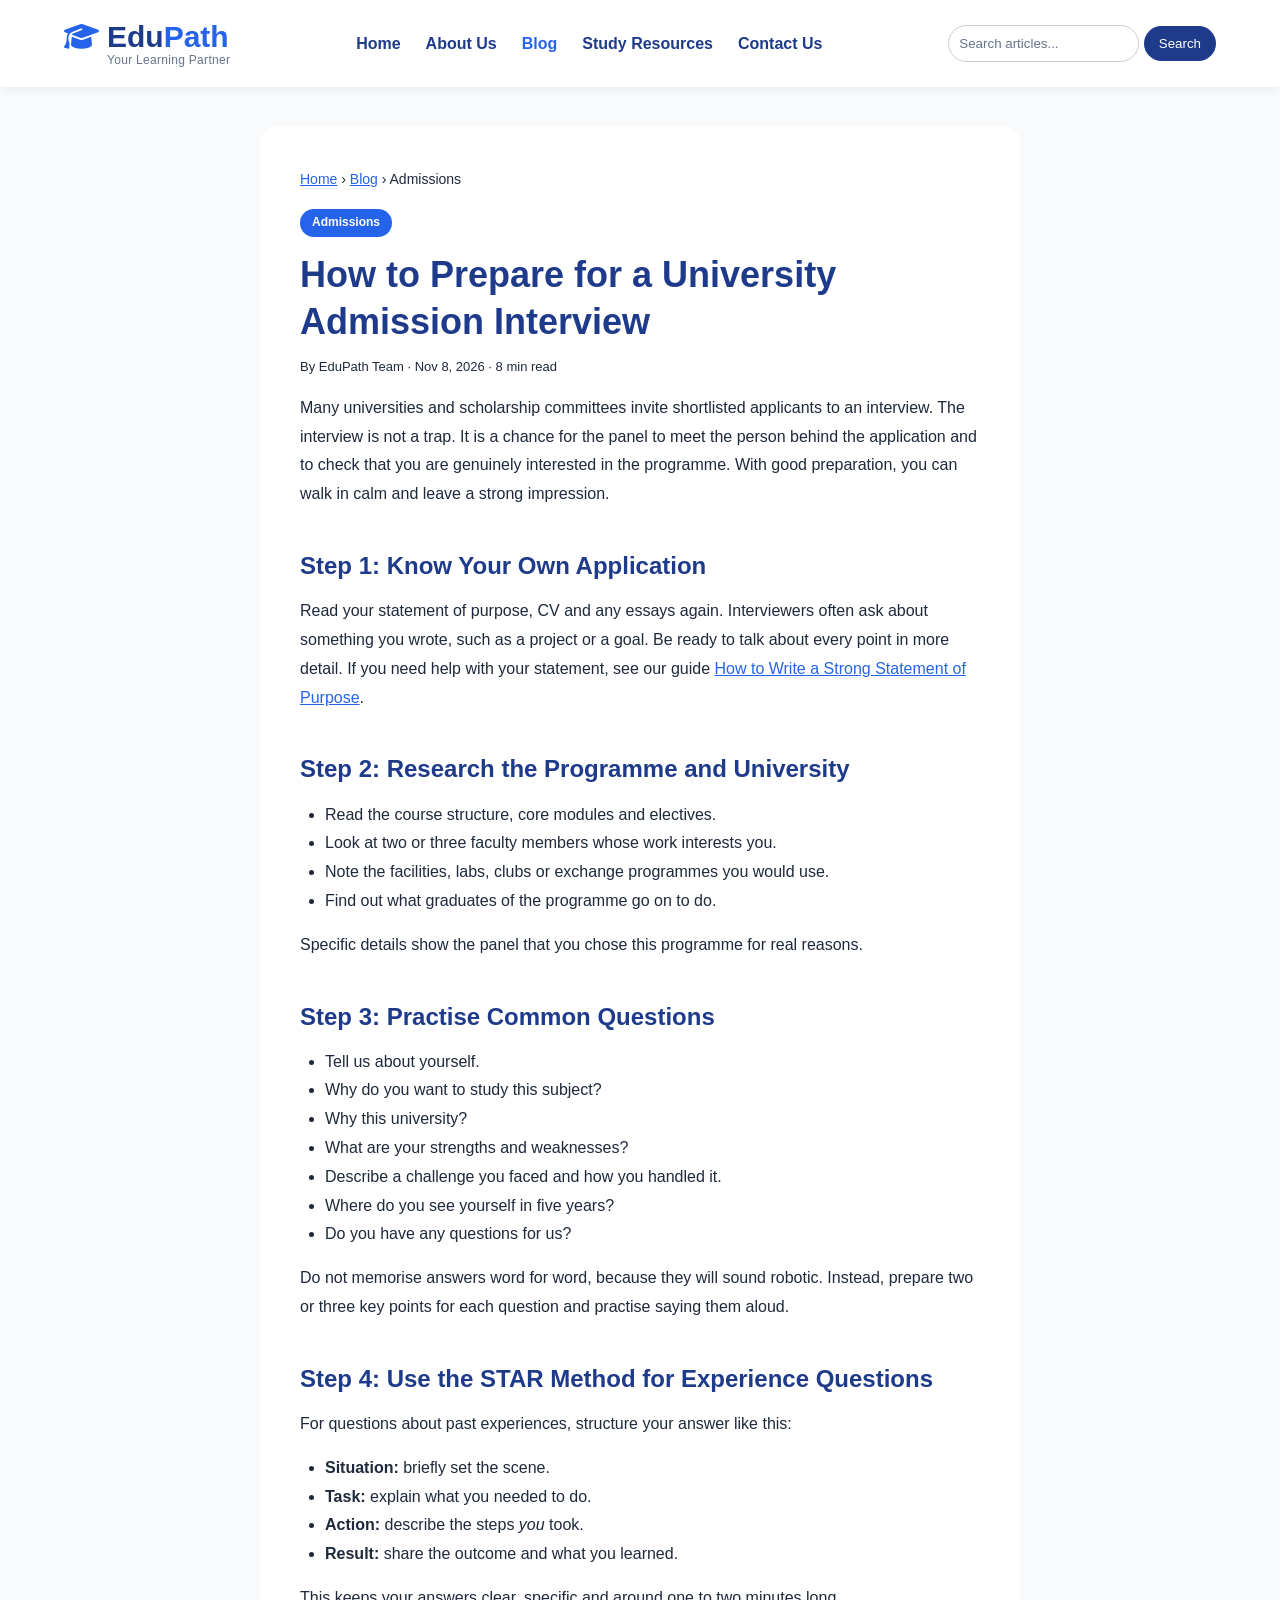
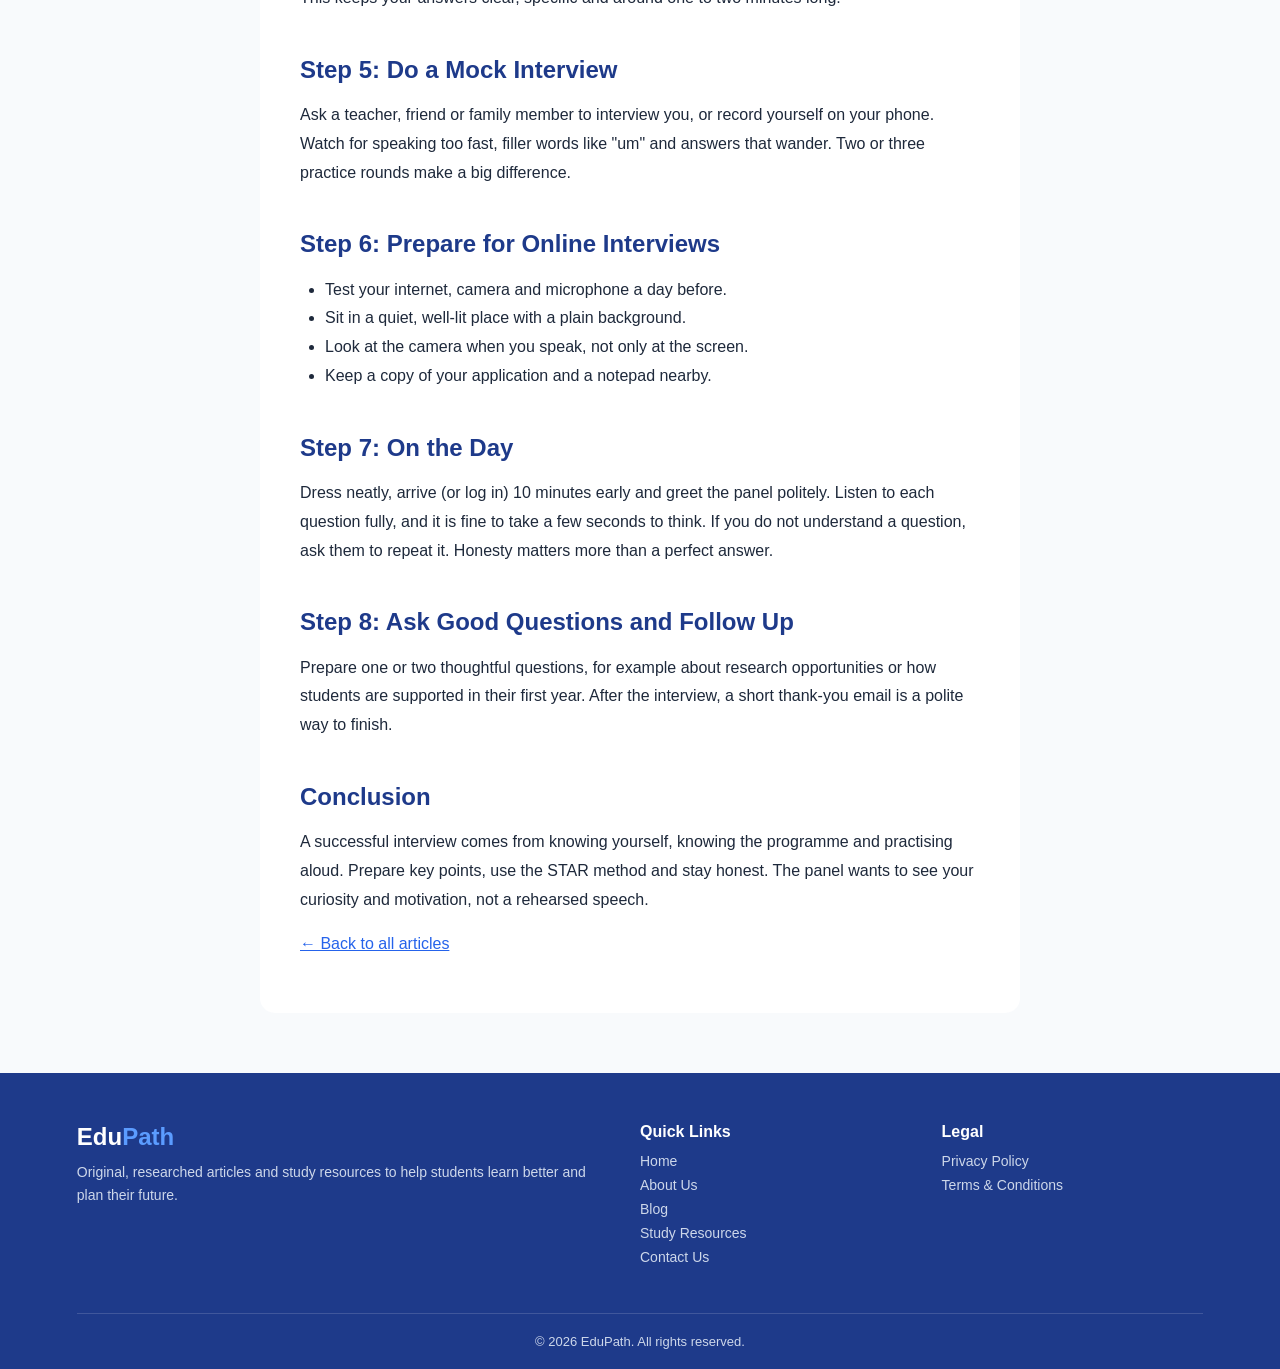
<file: blog/how-to-prepare-for-a-university-interview.html>
<!DOCTYPE html>
<html lang="en">
<head>
    <meta charset="UTF-8">
    <meta name="viewport" content="width=device-width, initial-scale=1.0">

    <title>How to Prepare for a University Admission Interview | EduPath</title>

    <meta name="description" content="Learn how to prepare for a university or scholarship interview: research the programme, practise common questions, use the STAR method and make a good impression.">
    <link rel="canonical" href="https://zahraafzal.github.io/edupath/blog/how-to-prepare-for-a-university-interview.html">
    <meta name="theme-color" content="#1E3A8A">
    <meta property="og:type" content="article">
    <meta property="og:site_name" content="EduPath">
    <meta property="og:title" content="How to Prepare for a University Admission Interview | EduPath">
    <meta property="og:description" content="Learn how to prepare for a university or scholarship interview: research the programme, practise common questions, use the STAR method and make a good impression.">
    <meta property="og:url" content="https://zahraafzal.github.io/edupath/blog/how-to-prepare-for-a-university-interview.html">
    <meta property="og:image" content="https://zahraafzal.github.io/edupath/images/hero-education.svg">
    <meta property="og:image:alt" content="Graduation cap on a stack of books with a lightbulb and pencils">
    <meta name="twitter:card" content="summary">
    <link rel="icon" href="../images/favicon.svg" type="image/svg+xml">

    <link rel="stylesheet" href="../style.css?v=4">
    <link rel="stylesheet" href="https://cdnjs.cloudflare.com/ajax/libs/font-awesome/6.7.2/css/all.min.css">
</head>

<body>

     <header class="header">
        <button class="menu-toggle" id="menuToggle" aria-label="Open menu" aria-expanded="false" aria-controls="mainNav">☰</button>
        <div class="logo">
             <div class="logo-title">
             <i class="fa-solid fa-graduation-cap" aria-hidden="true"></i>
        
            <h2>Edu<span>Path</span></h2>
            </div>
            <p>Your Learning Partner</p>
        </div>

        <nav class="navbar" id="mainNav" aria-label="Main navigation">
            <a href="../index.html">Home</a>
            <a href="../about.html">About Us</a>
            <a href="../blog.html">Blog</a>
            <a href="../resources.html">Study Resources</a>
            <a href="../contact.html">Contact Us</a>
        </nav>

        <form class="search-box" action="../blog.html" method="get" role="search">
            <input type="search" name="q" placeholder="Search articles..." aria-label="Search articles">
            <button type="submit">Search</button>
        </form>

    </header>

<main class="article-page">

    <p class="breadcrumb">
        <a href="../index.html">Home</a> › <a href="../blog.html">Blog</a> › Admissions
    </p>

    <span class="article-tag">Admissions</span>

    <h1>How to Prepare for a University Admission Interview</h1>

    <p class="article-meta">By EduPath Team · Nov 8, 2026 · 8 min read</p>

    <p>
        Many universities and scholarship committees invite shortlisted applicants
        to an interview. The interview is not a trap. It is a chance for the panel
        to meet the person behind the application and to check that you are
        genuinely interested in the programme. With good preparation, you can walk
        in calm and leave a strong impression.
    </p>

    <h2>Step 1: Know Your Own Application</h2>
    <p>
        Read your statement of purpose, CV and any essays again. Interviewers often
        ask about something you wrote, such as a project or a goal. Be ready to talk
        about every point in more detail. If you need help with your statement, see
        our guide <a href="how-to-write-a-statement-of-purpose.html">How to Write a Strong Statement of Purpose</a>.
    </p>

    <h2>Step 2: Research the Programme and University</h2>
    <ul>
        <li>Read the course structure, core modules and electives.</li>
        <li>Look at two or three faculty members whose work interests you.</li>
        <li>Note the facilities, labs, clubs or exchange programmes you would use.</li>
        <li>Find out what graduates of the programme go on to do.</li>
    </ul>
    <p>Specific details show the panel that you chose this programme for real reasons.</p>

    <h2>Step 3: Practise Common Questions</h2>
    <ul>
        <li>Tell us about yourself.</li>
        <li>Why do you want to study this subject?</li>
        <li>Why this university?</li>
        <li>What are your strengths and weaknesses?</li>
        <li>Describe a challenge you faced and how you handled it.</li>
        <li>Where do you see yourself in five years?</li>
        <li>Do you have any questions for us?</li>
    </ul>
    <p>
        Do not memorise answers word for word, because they will sound robotic.
        Instead, prepare two or three key points for each question and practise
        saying them aloud.
    </p>

    <h2>Step 4: Use the STAR Method for Experience Questions</h2>
    <p>For questions about past experiences, structure your answer like this:</p>
    <ul>
        <li><strong>Situation:</strong> briefly set the scene.</li>
        <li><strong>Task:</strong> explain what you needed to do.</li>
        <li><strong>Action:</strong> describe the steps <em>you</em> took.</li>
        <li><strong>Result:</strong> share the outcome and what you learned.</li>
    </ul>
    <p>This keeps your answers clear, specific and around one to two minutes long.</p>

    <h2>Step 5: Do a Mock Interview</h2>
    <p>
        Ask a teacher, friend or family member to interview you, or record yourself
        on your phone. Watch for speaking too fast, filler words like "um" and
        answers that wander. Two or three practice rounds make a big difference.
    </p>

    <h2>Step 6: Prepare for Online Interviews</h2>
    <ul>
        <li>Test your internet, camera and microphone a day before.</li>
        <li>Sit in a quiet, well-lit place with a plain background.</li>
        <li>Look at the camera when you speak, not only at the screen.</li>
        <li>Keep a copy of your application and a notepad nearby.</li>
    </ul>

    <h2>Step 7: On the Day</h2>
    <p>
        Dress neatly, arrive (or log in) 10 minutes early and greet the panel
        politely. Listen to each question fully, and it is fine to take a few seconds
        to think. If you do not understand a question, ask them to repeat it.
        Honesty matters more than a perfect answer.
    </p>

    <h2>Step 8: Ask Good Questions and Follow Up</h2>
    <p>
        Prepare one or two thoughtful questions, for example about research
        opportunities or how students are supported in their first year. After the
        interview, a short thank-you email is a polite way to finish.
    </p>

    <h2>Conclusion</h2>
    <p>
        A successful interview comes from knowing yourself, knowing the programme
        and practising aloud. Prepare key points, use the STAR method and stay
        honest. The panel wants to see your curiosity and motivation, not a
        rehearsed speech.
    </p>

    <p class="back-link"><a href="../blog.html">← Back to all articles</a></p>

</main>

<footer class="footer">

    <div class="footer-container">

        <div class="footer-about">
            <h2>Edu<span>Path</span></h2>
            <p>Original, researched articles and study resources to help students learn better and plan their future.</p>
        </div>

        <div class="footer-links">
            <h3>Quick Links</h3>
            <a href="../index.html">Home</a>
            <a href="../about.html">About Us</a>
            <a href="../blog.html">Blog</a>
            <a href="../resources.html">Study Resources</a>
            <a href="../contact.html">Contact Us</a>
        </div>

        <div class="footer-links">
            <h3>Legal</h3>
            <a href="../privacy-policy.html">Privacy Policy</a>
            <a href="../terms-and-conditions.html">Terms &amp; Conditions</a>
        </div>

    </div>

    <p class="footer-bottom">© 2026 EduPath. All rights reserved.</p>

</footer>
    <script src="../script.js?v=3"></script>

</body>
</html>
</file>
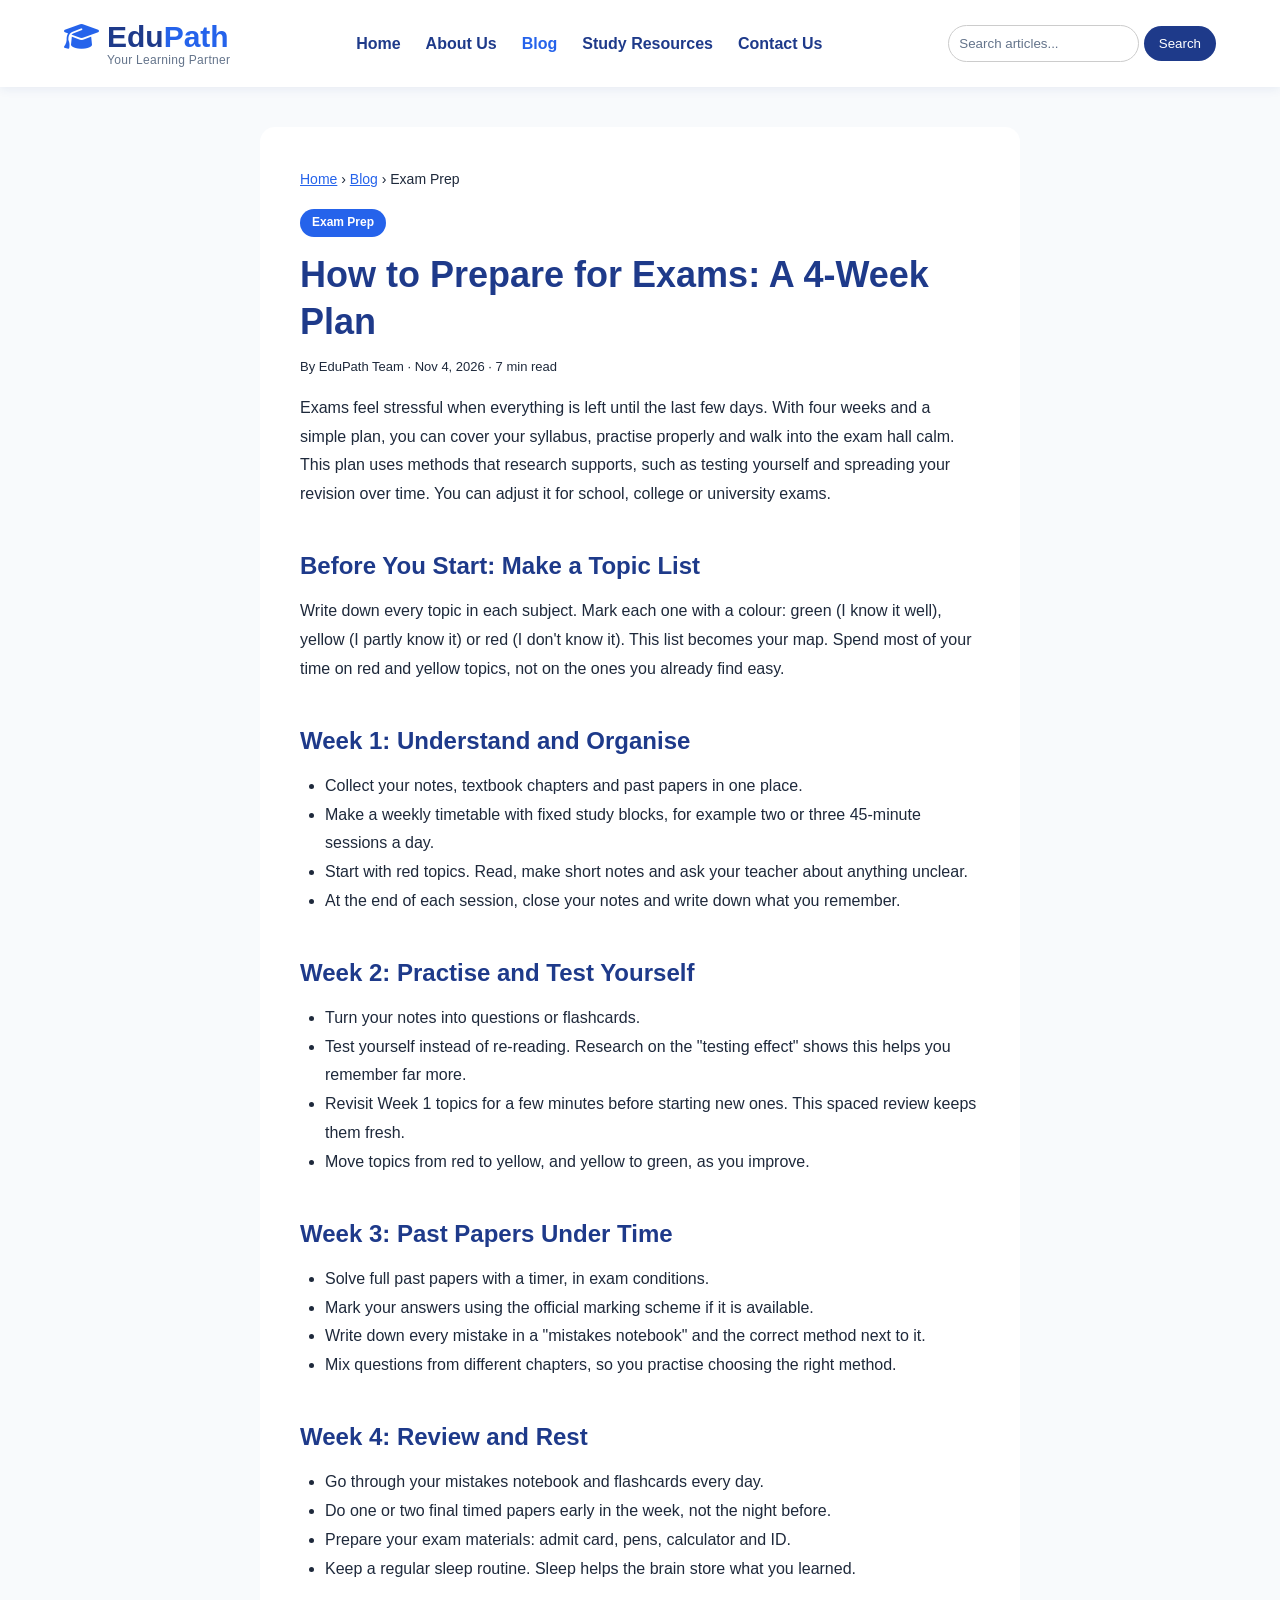
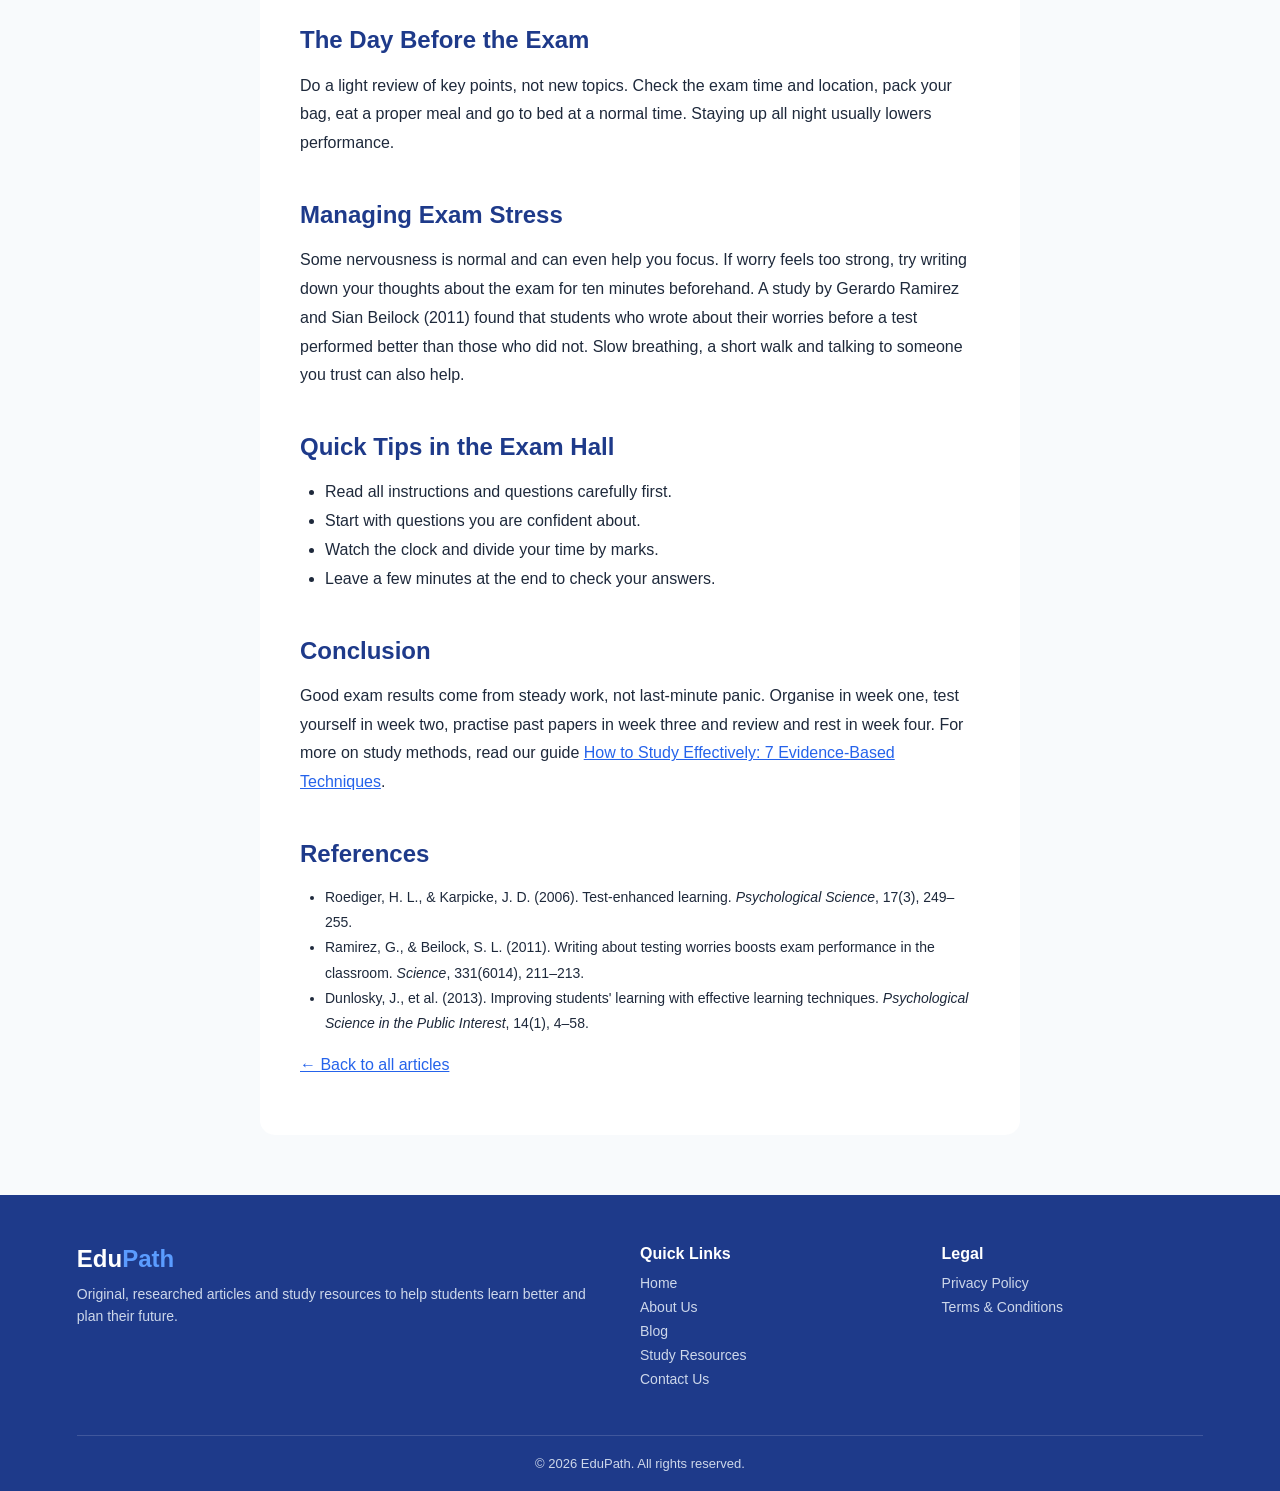
<file: blog/how-to-prepare-for-exams.html>
<!DOCTYPE html>
<html lang="en">
<head>
    <meta charset="UTF-8">
    <meta name="viewport" content="width=device-width, initial-scale=1.0">

    <title>How to Prepare for Exams: A 4-Week Study Plan | EduPath</title>

    <meta name="description" content="A simple four-week exam preparation plan with revision, past papers, self-testing and tips to stay calm and sleep well before exam day.">
    <link rel="canonical" href="https://zahraafzal.github.io/edupath/blog/how-to-prepare-for-exams.html">
    <meta name="theme-color" content="#1E3A8A">
    <meta property="og:type" content="article">
    <meta property="og:site_name" content="EduPath">
    <meta property="og:title" content="How to Prepare for Exams: A 4-Week Study Plan | EduPath">
    <meta property="og:description" content="A simple four-week exam preparation plan with revision, past papers, self-testing and tips to stay calm and sleep well before exam day.">
    <meta property="og:url" content="https://zahraafzal.github.io/edupath/blog/how-to-prepare-for-exams.html">
    <meta property="og:image" content="https://zahraafzal.github.io/edupath/images/hero-education.svg">
    <meta property="og:image:alt" content="Graduation cap on a stack of books with a lightbulb and pencils">
    <meta name="twitter:card" content="summary">
    <link rel="icon" href="../images/favicon.svg" type="image/svg+xml">

    <link rel="stylesheet" href="../style.css?v=4">
    <link rel="stylesheet" href="https://cdnjs.cloudflare.com/ajax/libs/font-awesome/6.7.2/css/all.min.css">
</head>

<body>

     <header class="header">
        <button class="menu-toggle" id="menuToggle" aria-label="Open menu" aria-expanded="false" aria-controls="mainNav">☰</button>
        <div class="logo">
             <div class="logo-title">
             <i class="fa-solid fa-graduation-cap" aria-hidden="true"></i>
        
            <h2>Edu<span>Path</span></h2>
            </div>
            <p>Your Learning Partner</p>
        </div>

        <nav class="navbar" id="mainNav" aria-label="Main navigation">
            <a href="../index.html">Home</a>
            <a href="../about.html">About Us</a>
            <a href="../blog.html">Blog</a>
            <a href="../resources.html">Study Resources</a>
            <a href="../contact.html">Contact Us</a>
        </nav>

        <form class="search-box" action="../blog.html" method="get" role="search">
            <input type="search" name="q" placeholder="Search articles..." aria-label="Search articles">
            <button type="submit">Search</button>
        </form>

    </header>

<main class="article-page">

    <p class="breadcrumb">
        <a href="../index.html">Home</a> › <a href="../blog.html">Blog</a> › Exam Prep
    </p>

    <span class="article-tag">Exam Prep</span>

    <h1>How to Prepare for Exams: A 4-Week Plan</h1>

    <p class="article-meta">By EduPath Team · Nov 4, 2026 · 7 min read</p>

    <p>
        Exams feel stressful when everything is left until the last few days.
        With four weeks and a simple plan, you can cover your syllabus, practise
        properly and walk into the exam hall calm. This plan uses methods that
        research supports, such as testing yourself and spreading your revision
        over time. You can adjust it for school, college or university exams.
    </p>

    <h2>Before You Start: Make a Topic List</h2>
    <p>
        Write down every topic in each subject. Mark each one with a colour:
        green (I know it well), yellow (I partly know it) or red (I don't know
        it). This list becomes your map. Spend most of your time on red and
        yellow topics, not on the ones you already find easy.
    </p>

    <h2>Week 1: Understand and Organise</h2>
    <ul>
        <li>Collect your notes, textbook chapters and past papers in one place.</li>
        <li>Make a weekly timetable with fixed study blocks, for example two or three 45-minute sessions a day.</li>
        <li>Start with red topics. Read, make short notes and ask your teacher about anything unclear.</li>
        <li>At the end of each session, close your notes and write down what you remember.</li>
    </ul>

    <h2>Week 2: Practise and Test Yourself</h2>
    <ul>
        <li>Turn your notes into questions or flashcards.</li>
        <li>Test yourself instead of re-reading. Research on the "testing effect" shows this helps you remember far more.</li>
        <li>Revisit Week 1 topics for a few minutes before starting new ones. This spaced review keeps them fresh.</li>
        <li>Move topics from red to yellow, and yellow to green, as you improve.</li>
    </ul>

    <h2>Week 3: Past Papers Under Time</h2>
    <ul>
        <li>Solve full past papers with a timer, in exam conditions.</li>
        <li>Mark your answers using the official marking scheme if it is available.</li>
        <li>Write down every mistake in a "mistakes notebook" and the correct method next to it.</li>
        <li>Mix questions from different chapters, so you practise choosing the right method.</li>
    </ul>

    <h2>Week 4: Review and Rest</h2>
    <ul>
        <li>Go through your mistakes notebook and flashcards every day.</li>
        <li>Do one or two final timed papers early in the week, not the night before.</li>
        <li>Prepare your exam materials: admit card, pens, calculator and ID.</li>
        <li>Keep a regular sleep routine. Sleep helps the brain store what you learned.</li>
    </ul>

    <h2>The Day Before the Exam</h2>
    <p>
        Do a light review of key points, not new topics. Check the exam time and
        location, pack your bag, eat a proper meal and go to bed at a normal time.
        Staying up all night usually lowers performance.
    </p>

    <h2>Managing Exam Stress</h2>
    <p>
        Some nervousness is normal and can even help you focus. If worry feels too
        strong, try writing down your thoughts about the exam for ten minutes
        beforehand. A study by Gerardo Ramirez and Sian Beilock (2011) found that
        students who wrote about their worries before a test performed better
        than those who did not. Slow breathing, a short walk and talking to
        someone you trust can also help.
    </p>

    <h2>Quick Tips in the Exam Hall</h2>
    <ul>
        <li>Read all instructions and questions carefully first.</li>
        <li>Start with questions you are confident about.</li>
        <li>Watch the clock and divide your time by marks.</li>
        <li>Leave a few minutes at the end to check your answers.</li>
    </ul>

    <h2>Conclusion</h2>
    <p>
        Good exam results come from steady work, not last-minute panic. Organise
        in week one, test yourself in week two, practise past papers in week
        three and review and rest in week four. For more on study methods, read
        our guide <a href="how-to-study-effectively.html">How to Study Effectively: 7 Evidence-Based Techniques</a>.
    </p>

    <h2>References</h2>
    <ul class="references">
        <li>Roediger, H. L., &amp; Karpicke, J. D. (2006). Test-enhanced learning. <em>Psychological Science</em>, 17(3), 249–255.</li>
        <li>Ramirez, G., &amp; Beilock, S. L. (2011). Writing about testing worries boosts exam performance in the classroom. <em>Science</em>, 331(6014), 211–213.</li>
        <li>Dunlosky, J., et al. (2013). Improving students' learning with effective learning techniques. <em>Psychological Science in the Public Interest</em>, 14(1), 4–58.</li>
    </ul>

    <p class="back-link"><a href="../blog.html">← Back to all articles</a></p>

</main>

<footer class="footer">

    <div class="footer-container">

        <div class="footer-about">
            <h2>Edu<span>Path</span></h2>
            <p>Original, researched articles and study resources to help students learn better and plan their future.</p>
        </div>

        <div class="footer-links">
            <h3>Quick Links</h3>
            <a href="../index.html">Home</a>
            <a href="../about.html">About Us</a>
            <a href="../blog.html">Blog</a>
            <a href="../resources.html">Study Resources</a>
            <a href="../contact.html">Contact Us</a>
        </div>

        <div class="footer-links">
            <h3>Legal</h3>
            <a href="../privacy-policy.html">Privacy Policy</a>
            <a href="../terms-and-conditions.html">Terms &amp; Conditions</a>
        </div>

    </div>

    <p class="footer-bottom">© 2026 EduPath. All rights reserved.</p>

</footer>
    <script src="../script.js?v=3"></script>

</body>
</html>
</file>
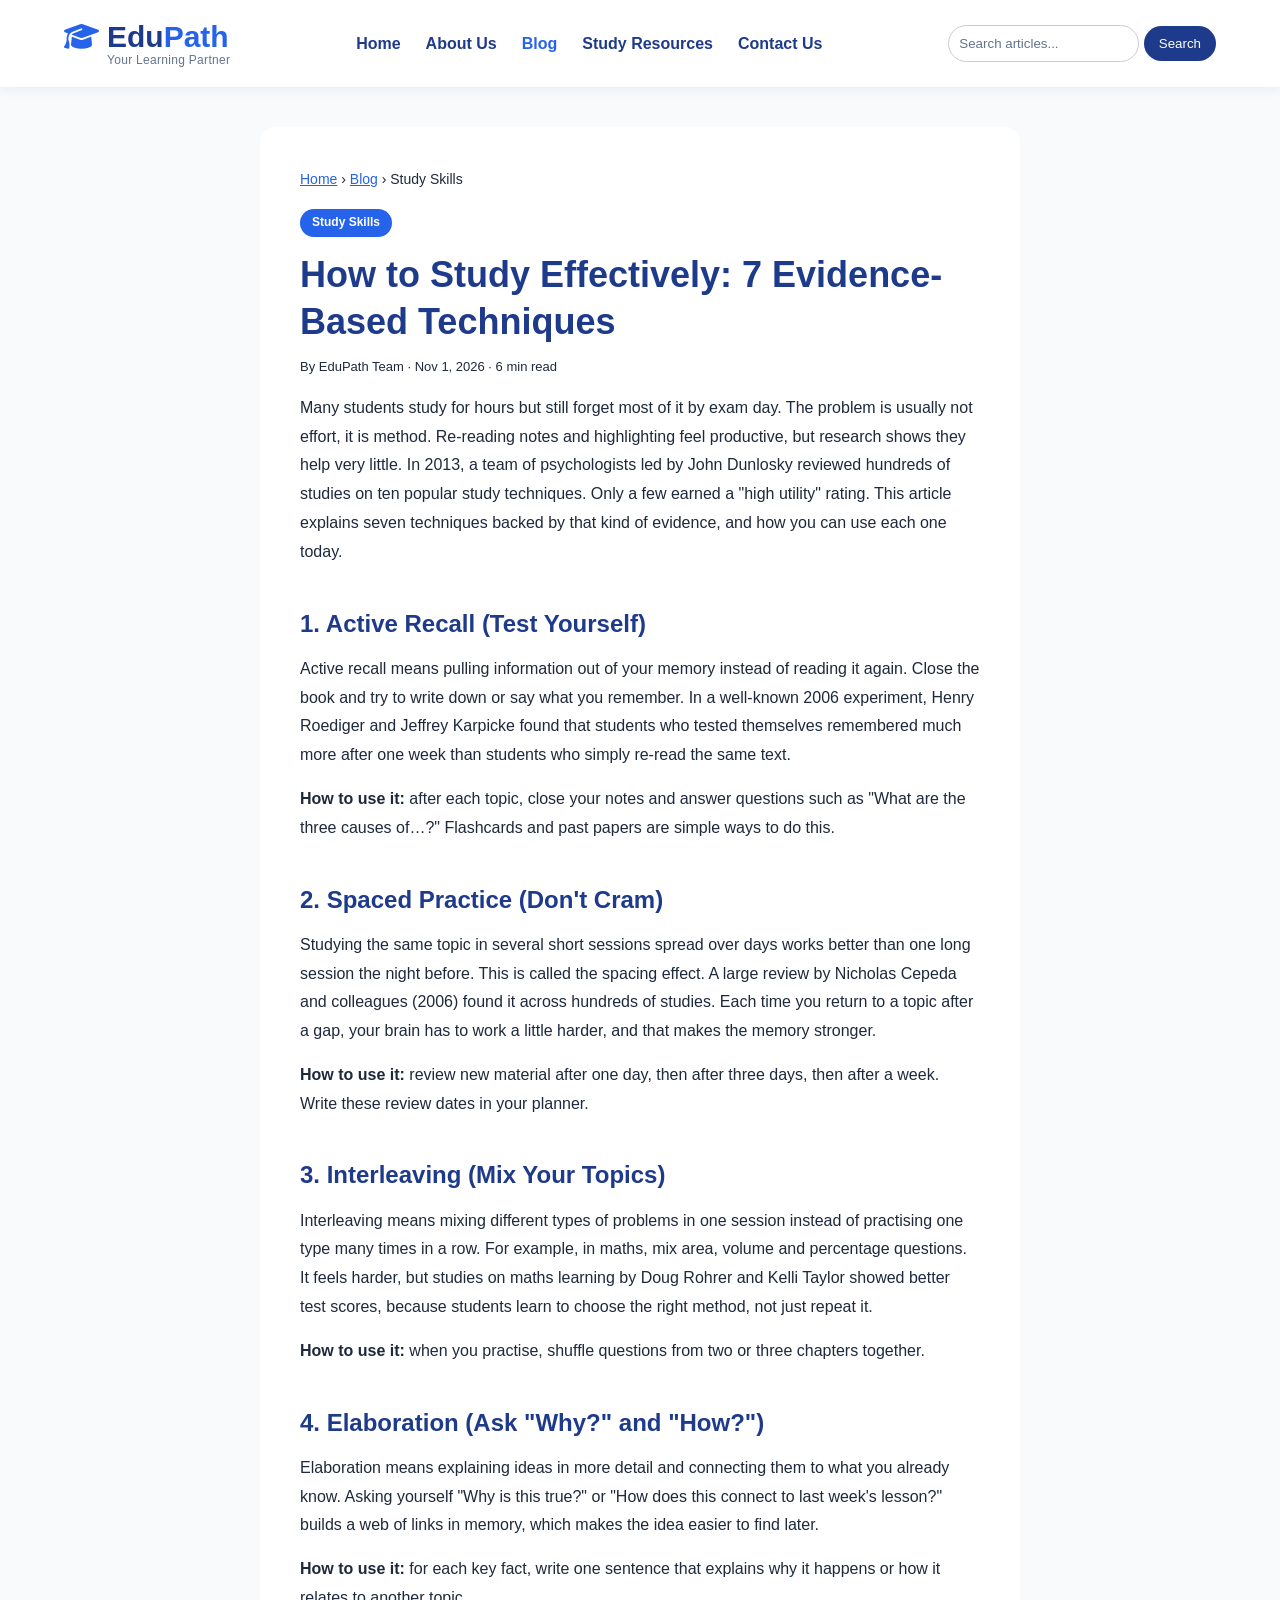
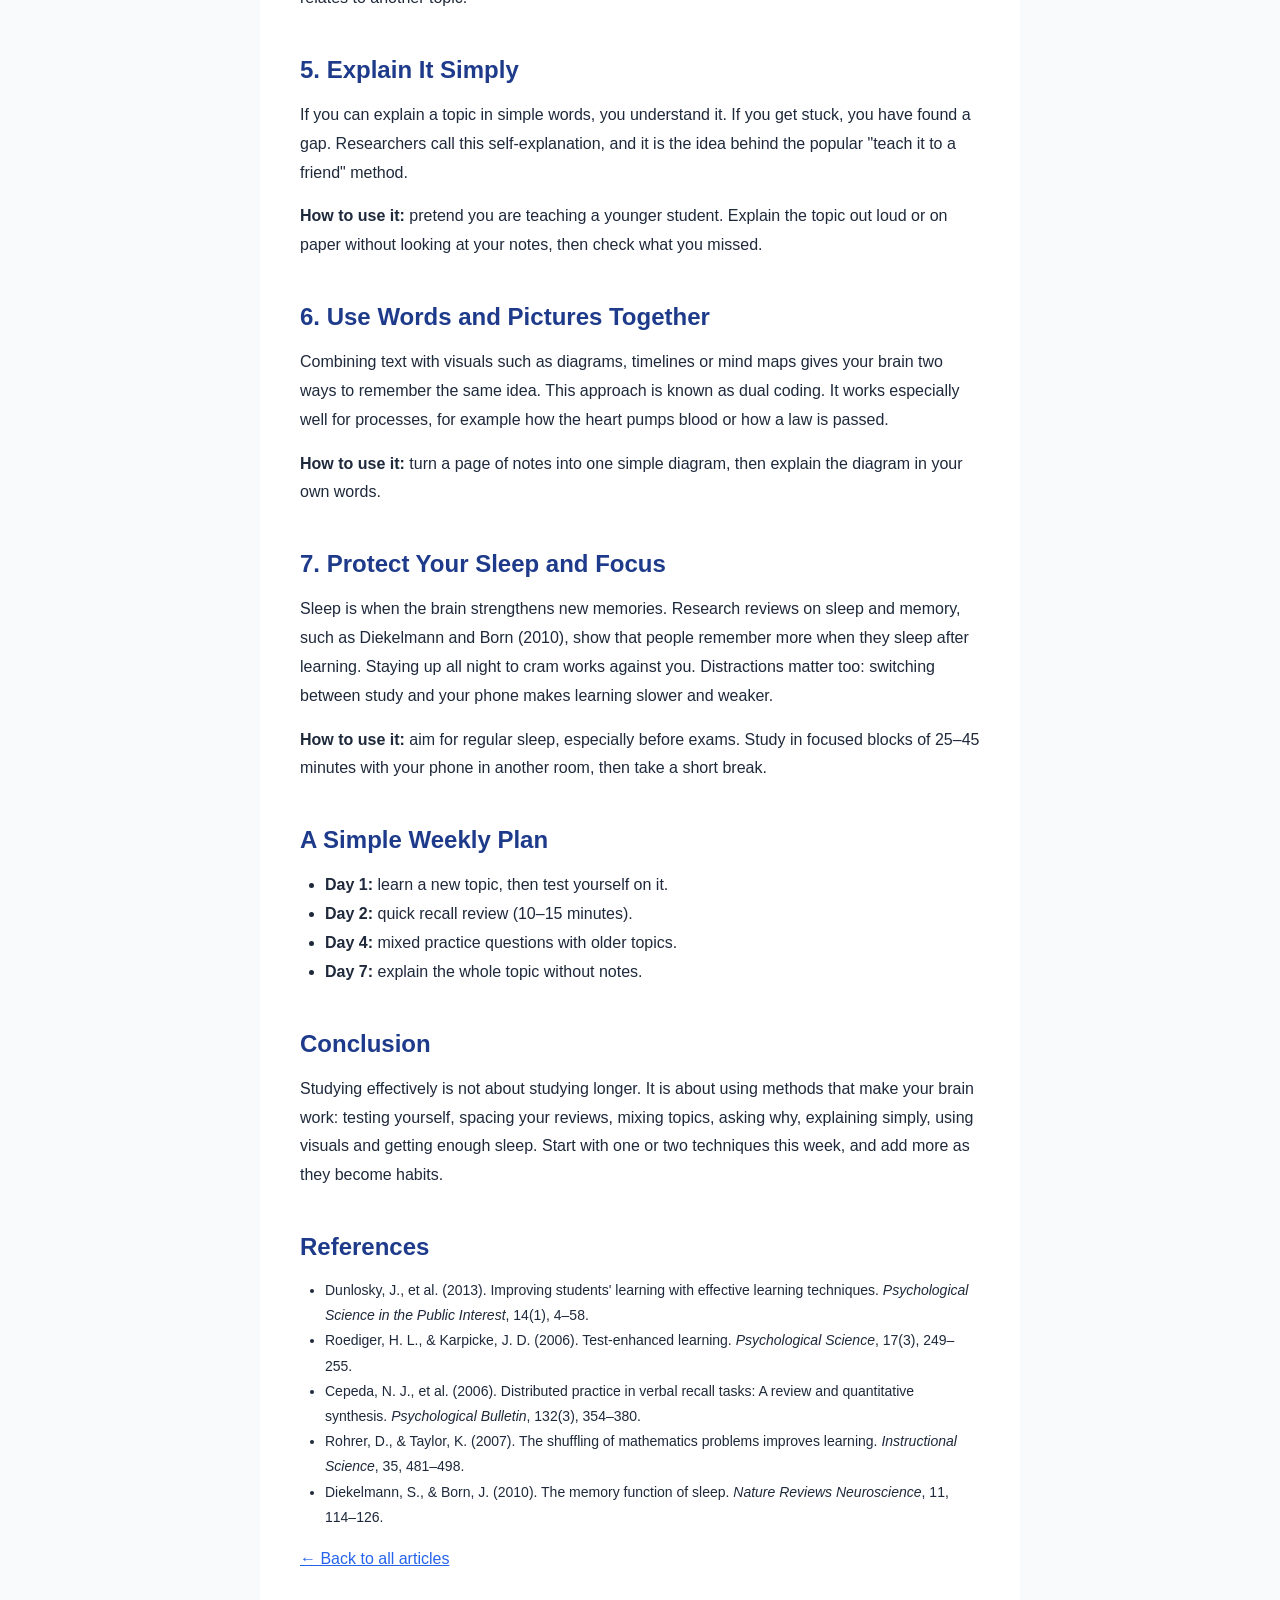
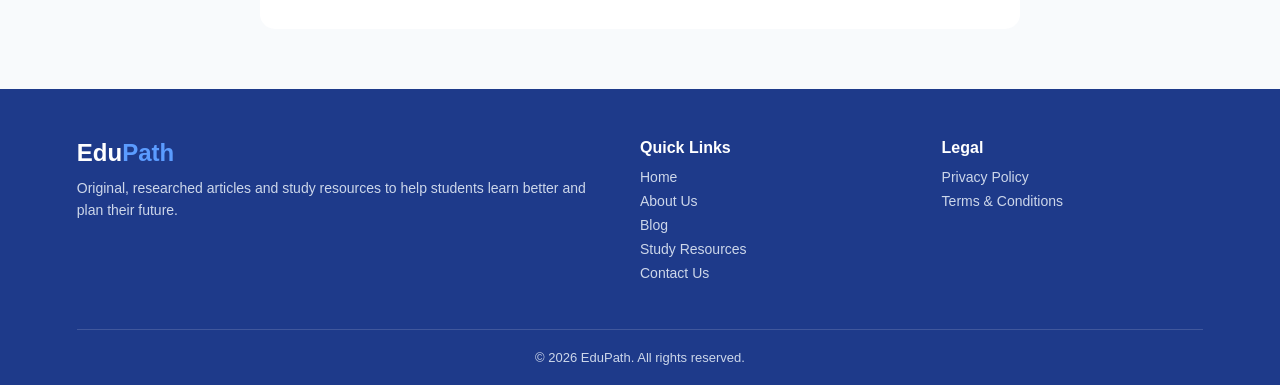
<file: blog/how-to-study-effectively.html>
<!DOCTYPE html>
<html lang="en">
<head>
    <meta charset="UTF-8">
    <meta name="viewport" content="width=device-width, initial-scale=1.0">

    <title>How to Study Effectively: 7 Evidence-Based Techniques | EduPath</title>

    <meta name="description" content="Learn seven research-backed study techniques, including active recall, spaced practice and interleaving, and how to use them in your daily study routine.">
    <link rel="canonical" href="https://zahraafzal.github.io/edupath/blog/how-to-study-effectively.html">
    <meta name="theme-color" content="#1E3A8A">
    <meta property="og:type" content="article">
    <meta property="og:site_name" content="EduPath">
    <meta property="og:title" content="How to Study Effectively: 7 Evidence-Based Techniques | EduPath">
    <meta property="og:description" content="Learn seven research-backed study techniques, including active recall, spaced practice and interleaving, and how to use them in your daily study routine.">
    <meta property="og:url" content="https://zahraafzal.github.io/edupath/blog/how-to-study-effectively.html">
    <meta property="og:image" content="https://zahraafzal.github.io/edupath/images/hero-education.svg">
    <meta property="og:image:alt" content="Graduation cap on a stack of books with a lightbulb and pencils">
    <meta name="twitter:card" content="summary">
    <link rel="icon" href="../images/favicon.svg" type="image/svg+xml">

    <link rel="stylesheet" href="../style.css?v=4">
     <link rel="stylesheet" href="https://cdnjs.cloudflare.com/ajax/libs/font-awesome/6.7.2/css/all.min.css">
</head>

<body>
     <header class="header">
        <button class="menu-toggle" id="menuToggle" aria-label="Open menu" aria-expanded="false" aria-controls="mainNav">☰</button>
        <div class="logo">
             <div class="logo-title">
             <i class="fa-solid fa-graduation-cap" aria-hidden="true"></i>
        
            <h2>Edu<span>Path</span></h2>
            </div>
            <p>Your Learning Partner</p>
        </div>


        <nav class="navbar" id="mainNav" aria-label="Main navigation">
            <a href="../index.html">Home</a>
            <a href="../about.html">About Us</a>
            <a href="../blog.html">Blog</a>
            <a href="../resources.html">Study Resources</a>
            <a href="../contact.html">Contact Us</a>
        </nav>

        <form class="search-box" action="../blog.html" method="get" role="search">
            <input type="search" name="q" placeholder="Search articles..." aria-label="Search articles">
            <button type="submit">Search</button>
        </form>

    </header>

<main class="article-page">

    <p class="breadcrumb">
        <a href="../index.html">Home</a> › <a href="../blog.html">Blog</a> › Study Skills
    </p>

    <span class="article-tag">Study Skills</span>

    <h1>How to Study Effectively: 7 Evidence-Based Techniques</h1>

    <p class="article-meta">By EduPath Team · Nov 1, 2026 · 6 min read</p>

    <p>
        Many students study for hours but still forget most of it by exam day.
        The problem is usually not effort, it is method. Re-reading notes and
        highlighting feel productive, but research shows they help very little.
        In 2013, a team of psychologists led by John Dunlosky reviewed hundreds of
        studies on ten popular study techniques. Only a few earned a "high utility"
        rating. This article explains seven techniques backed by that kind of
        evidence, and how you can use each one today.
    </p>

    <h2>1. Active Recall (Test Yourself)</h2>
    <p>
        Active recall means pulling information out of your memory instead of
        reading it again. Close the book and try to write down or say what you
        remember. In a well-known 2006 experiment, Henry Roediger and Jeffrey
        Karpicke found that students who tested themselves remembered much more
        after one week than students who simply re-read the same text.
    </p>
    <p><strong>How to use it:</strong> after each topic, close your notes and
        answer questions such as "What are the three causes of…?" Flashcards and
        past papers are simple ways to do this.</p>

    <h2>2. Spaced Practice (Don't Cram)</h2>
    <p>
        Studying the same topic in several short sessions spread over days works
        better than one long session the night before. This is called the
        spacing effect. A large review by Nicholas Cepeda and colleagues (2006)
        found it across hundreds of studies. Each time you return to a topic after
        a gap, your brain has to work a little harder, and that makes the memory
        stronger.
    </p>
    <p><strong>How to use it:</strong> review new material after one day, then
        after three days, then after a week. Write these review dates in your
        planner.</p>

    <h2>3. Interleaving (Mix Your Topics)</h2>
    <p>
        Interleaving means mixing different types of problems in one session
        instead of practising one type many times in a row. For example, in maths,
        mix area, volume and percentage questions. It feels harder, but studies on
        maths learning by Doug Rohrer and Kelli Taylor showed better test scores,
        because students learn to choose the right method, not just repeat it.
    </p>
    <p><strong>How to use it:</strong> when you practise, shuffle questions from
        two or three chapters together.</p>

    <h2>4. Elaboration (Ask "Why?" and "How?")</h2>
    <p>
        Elaboration means explaining ideas in more detail and connecting them to
        what you already know. Asking yourself "Why is this true?" or "How does
        this connect to last week's lesson?" builds a web of links in memory,
        which makes the idea easier to find later.
    </p>
    <p><strong>How to use it:</strong> for each key fact, write one sentence that
        explains why it happens or how it relates to another topic.</p>

    <h2>5. Explain It Simply</h2>
    <p>
        If you can explain a topic in simple words, you understand it. If you
        get stuck, you have found a gap. Researchers call this self-explanation,
        and it is the idea behind the popular "teach it to a friend" method.
    </p>
    <p><strong>How to use it:</strong> pretend you are teaching a younger student.
        Explain the topic out loud or on paper without looking at your notes, then
        check what you missed.</p>

    <h2>6. Use Words and Pictures Together</h2>
    <p>
        Combining text with visuals such as diagrams, timelines or mind maps gives
        your brain two ways to remember the same idea. This approach is known as
        dual coding. It works especially well for processes, for example how the
        heart pumps blood or how a law is passed.
    </p>
    <p><strong>How to use it:</strong> turn a page of notes into one simple
        diagram, then explain the diagram in your own words.</p>

    <h2>7. Protect Your Sleep and Focus</h2>
    <p>
        Sleep is when the brain strengthens new memories. Research reviews on
        sleep and memory, such as Diekelmann and Born (2010), show that people
        remember more when they sleep after learning. Staying up all night to
        cram works against you. Distractions matter too: switching between study
        and your phone makes learning slower and weaker.
    </p>
    <p><strong>How to use it:</strong> aim for regular sleep, especially before
        exams. Study in focused blocks of 25–45 minutes with your phone in another
        room, then take a short break.</p>

    <h2>A Simple Weekly Plan</h2>
    <ul>
        <li><strong>Day 1:</strong> learn a new topic, then test yourself on it.</li>
        <li><strong>Day 2:</strong> quick recall review (10–15 minutes).</li>
        <li><strong>Day 4:</strong> mixed practice questions with older topics.</li>
        <li><strong>Day 7:</strong> explain the whole topic without notes.</li>
    </ul>

    <h2>Conclusion</h2>
    <p>
        Studying effectively is not about studying longer. It is about using
        methods that make your brain work: testing yourself, spacing your reviews,
        mixing topics, asking why, explaining simply, using visuals and getting
        enough sleep. Start with one or two techniques this week, and add more as
        they become habits.
    </p>

    <h2>References</h2>
    <ul class="references">
        <li>Dunlosky, J., et al. (2013). Improving students' learning with effective learning techniques. <em>Psychological Science in the Public Interest</em>, 14(1), 4–58.</li>
        <li>Roediger, H. L., &amp; Karpicke, J. D. (2006). Test-enhanced learning. <em>Psychological Science</em>, 17(3), 249–255.</li>
        <li>Cepeda, N. J., et al. (2006). Distributed practice in verbal recall tasks: A review and quantitative synthesis. <em>Psychological Bulletin</em>, 132(3), 354–380.</li>
        <li>Rohrer, D., &amp; Taylor, K. (2007). The shuffling of mathematics problems improves learning. <em>Instructional Science</em>, 35, 481–498.</li>
        <li>Diekelmann, S., &amp; Born, J. (2010). The memory function of sleep. <em>Nature Reviews Neuroscience</em>, 11, 114–126.</li>
    </ul>

    <p class="back-link"><a href="../blog.html">← Back to all articles</a></p>

</main>

<footer class="footer">

    <div class="footer-container">

        <div class="footer-about">
            <h2>Edu<span>Path</span></h2>
            <p>Original, researched articles and study resources to help students learn better and plan their future.</p>
        </div>

        <div class="footer-links">
            <h3>Quick Links</h3>
            <a href="../index.html">Home</a>
            <a href="../about.html">About Us</a>
            <a href="../blog.html">Blog</a>
            <a href="../resources.html">Study Resources</a>
            <a href="../contact.html">Contact Us</a>
        </div>

        <div class="footer-links">
            <h3>Legal</h3>
            <a href="../privacy-policy.html">Privacy Policy</a>
            <a href="../terms-and-conditions.html">Terms &amp; Conditions</a>
        </div>

    </div>

    <p class="footer-bottom">© 2026 EduPath. All rights reserved.</p>

</footer>
    <script src="../script.js?v=3"></script>

</body>
</html>
</file>
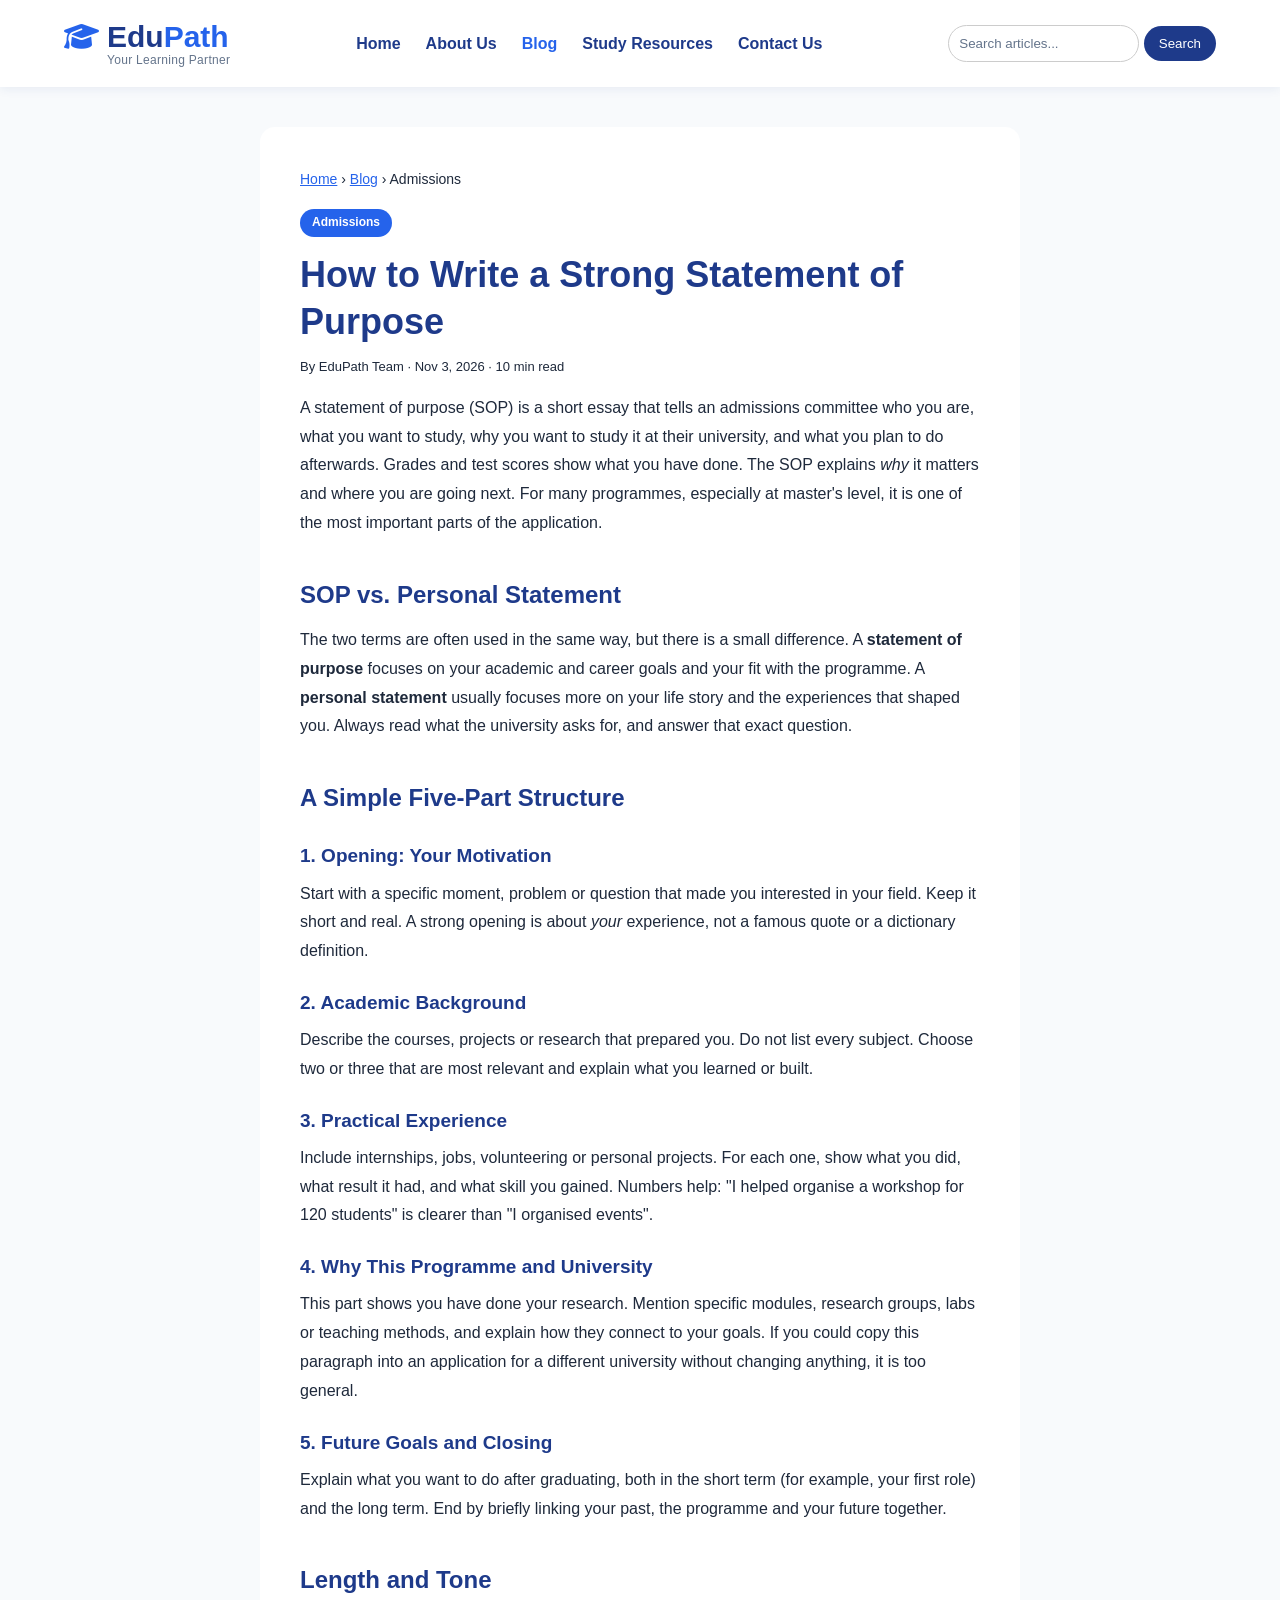
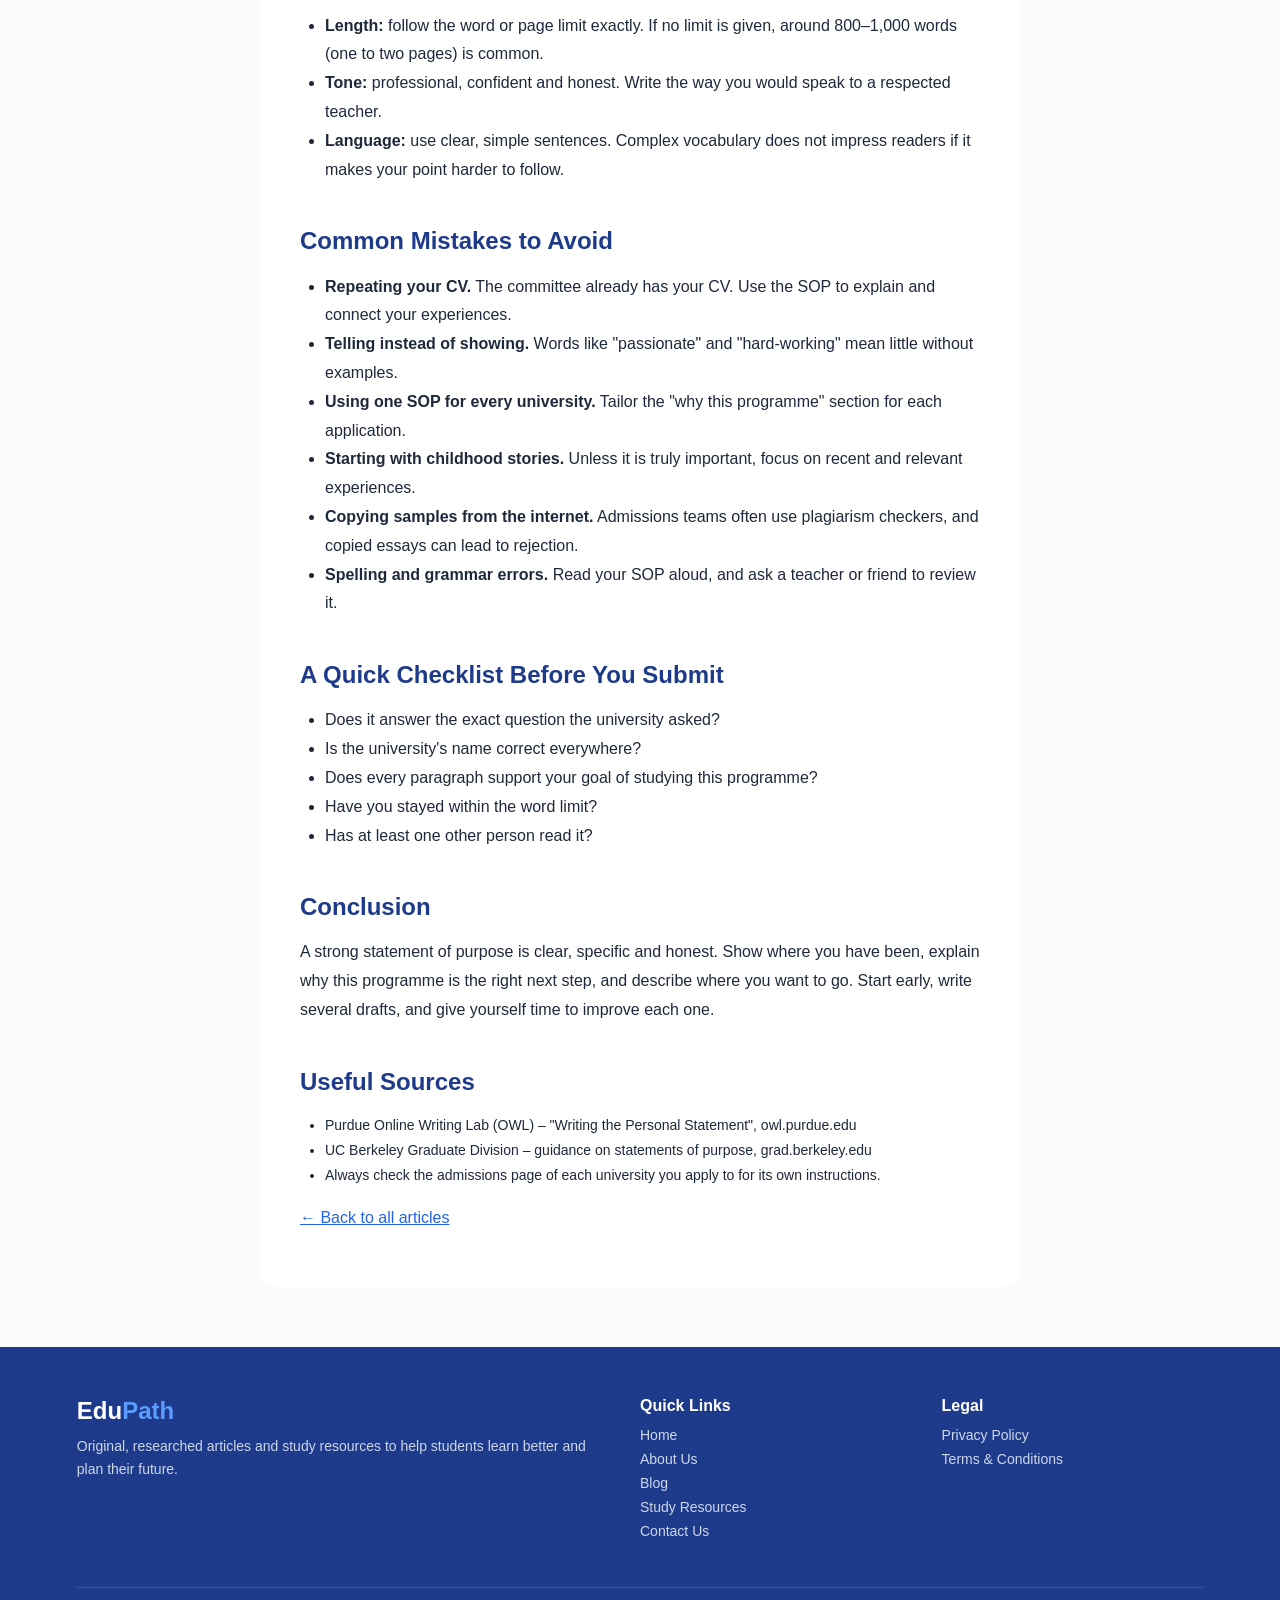
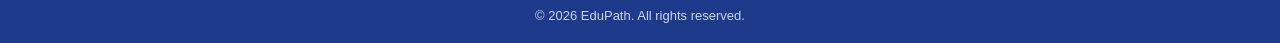
<file: blog/how-to-write-a-statement-of-purpose.html>
<!DOCTYPE html>
<html lang="en">
<head>
    <meta charset="UTF-8">
    <meta name="viewport" content="width=device-width, initial-scale=1.0">

    <title>How to Write a Strong Statement of Purpose (With Structure) | EduPath</title>

    <meta name="description" content="A clear structure for your statement of purpose, tips on tone and length, and the most common mistakes that weaken university applications.">
    <link rel="canonical" href="https://zahraafzal.github.io/edupath/blog/how-to-write-a-statement-of-purpose.html">
    <meta name="theme-color" content="#1E3A8A">
    <meta property="og:type" content="article">
    <meta property="og:site_name" content="EduPath">
    <meta property="og:title" content="How to Write a Strong Statement of Purpose (With Structure) | EduPath">
    <meta property="og:description" content="A clear structure for your statement of purpose, tips on tone and length, and the most common mistakes that weaken university applications.">
    <meta property="og:url" content="https://zahraafzal.github.io/edupath/blog/how-to-write-a-statement-of-purpose.html">
    <meta property="og:image" content="https://zahraafzal.github.io/edupath/images/hero-education.svg">
    <meta property="og:image:alt" content="Graduation cap on a stack of books with a lightbulb and pencils">
    <meta name="twitter:card" content="summary">
    <link rel="icon" href="../images/favicon.svg" type="image/svg+xml">

    <link rel="stylesheet" href="../style.css?v=4">
     <link rel="stylesheet" href="https://cdnjs.cloudflare.com/ajax/libs/font-awesome/6.7.2/css/all.min.css">
</head>

<body>
    <header class="header">
        <button class="menu-toggle" id="menuToggle" aria-label="Open menu" aria-expanded="false" aria-controls="mainNav">☰</button>
        <div class="logo">
             <div class="logo-title">
             <i class="fa-solid fa-graduation-cap" aria-hidden="true"></i>
        
            <h2>Edu<span>Path</span></h2>
            </div>
            <p>Your Learning Partner</p>
        </div>


        <nav class="navbar" id="mainNav" aria-label="Main navigation">
            <a href="../index.html">Home</a>
            <a href="../about.html">About Us</a>
            <a href="../blog.html">Blog</a>
            <a href="../resources.html">Study Resources</a>
            <a href="../contact.html">Contact Us</a>
        </nav>

        <form class="search-box" action="../blog.html" method="get" role="search">
            <input type="search" name="q" placeholder="Search articles..." aria-label="Search articles">
            <button type="submit">Search</button>
        </form>

    </header>

<main class="article-page">

    <p class="breadcrumb">
        <a href="../index.html">Home</a> › <a href="../blog.html">Blog</a> › Admissions
    </p>

    <span class="article-tag">Admissions</span>

    <h1>How to Write a Strong Statement of Purpose</h1>

    <p class="article-meta">By EduPath Team · Nov 3, 2026 · 10 min read</p>

    <p>
        A statement of purpose (SOP) is a short essay that tells an admissions
        committee who you are, what you want to study, why you want to study it
        at their university, and what you plan to do afterwards. Grades and test
        scores show what you have done. The SOP explains <em>why</em> it matters
        and where you are going next. For many programmes, especially at
        master's level, it is one of the most important parts of the application.
    </p>

    <h2>SOP vs. Personal Statement</h2>
    <p>
        The two terms are often used in the same way, but there is a small
        difference. A <strong>statement of purpose</strong> focuses on your
        academic and career goals and your fit with the programme. A
        <strong>personal statement</strong> usually focuses more on your life
        story and the experiences that shaped you. Always read what the
        university asks for, and answer that exact question.
    </p>

    <h2>A Simple Five-Part Structure</h2>

    <h3>1. Opening: Your Motivation</h3>
    <p>
        Start with a specific moment, problem or question that made you
        interested in your field. Keep it short and real. A strong opening is
        about <em>your</em> experience, not a famous quote or a dictionary
        definition.
    </p>

    <h3>2. Academic Background</h3>
    <p>
        Describe the courses, projects or research that prepared you. Do not list
        every subject. Choose two or three that are most relevant and explain
        what you learned or built.
    </p>

    <h3>3. Practical Experience</h3>
    <p>
        Include internships, jobs, volunteering or personal projects. For each
        one, show what you did, what result it had, and what skill you gained.
        Numbers help: "I helped organise a workshop for 120 students" is clearer
        than "I organised events".
    </p>

    <h3>4. Why This Programme and University</h3>
    <p>
        This part shows you have done your research. Mention specific modules,
        research groups, labs or teaching methods, and explain how they connect
        to your goals. If you could copy this paragraph into an application for
        a different university without changing anything, it is too general.
    </p>

    <h3>5. Future Goals and Closing</h3>
    <p>
        Explain what you want to do after graduating, both in the short term
        (for example, your first role) and the long term. End by briefly linking
        your past, the programme and your future together.
    </p>

    <h2>Length and Tone</h2>
    <ul>
        <li><strong>Length:</strong> follow the word or page limit exactly. If no limit is given, around 800–1,000 words (one to two pages) is common.</li>
        <li><strong>Tone:</strong> professional, confident and honest. Write the way you would speak to a respected teacher.</li>
        <li><strong>Language:</strong> use clear, simple sentences. Complex vocabulary does not impress readers if it makes your point harder to follow.</li>
    </ul>

    <h2>Common Mistakes to Avoid</h2>
    <ul>
        <li><strong>Repeating your CV.</strong> The committee already has your CV. Use the SOP to explain and connect your experiences.</li>
        <li><strong>Telling instead of showing.</strong> Words like "passionate" and "hard-working" mean little without examples.</li>
        <li><strong>Using one SOP for every university.</strong> Tailor the "why this programme" section for each application.</li>
        <li><strong>Starting with childhood stories.</strong> Unless it is truly important, focus on recent and relevant experiences.</li>
        <li><strong>Copying samples from the internet.</strong> Admissions teams often use plagiarism checkers, and copied essays can lead to rejection.</li>
        <li><strong>Spelling and grammar errors.</strong> Read your SOP aloud, and ask a teacher or friend to review it.</li>
    </ul>

    <h2>A Quick Checklist Before You Submit</h2>
    <ul>
        <li>Does it answer the exact question the university asked?</li>
        <li>Is the university's name correct everywhere?</li>
        <li>Does every paragraph support your goal of studying this programme?</li>
        <li>Have you stayed within the word limit?</li>
        <li>Has at least one other person read it?</li>
    </ul>

    <h2>Conclusion</h2>
    <p>
        A strong statement of purpose is clear, specific and honest. Show where
        you have been, explain why this programme is the right next step, and
        describe where you want to go. Start early, write several drafts, and
        give yourself time to improve each one.
    </p>

    <h2>Useful Sources</h2>
    <ul class="references">
        <li>Purdue Online Writing Lab (OWL) – "Writing the Personal Statement", owl.purdue.edu</li>
        <li>UC Berkeley Graduate Division – guidance on statements of purpose, grad.berkeley.edu</li>
        <li>Always check the admissions page of each university you apply to for its own instructions.</li>
    </ul>

    <p class="back-link"><a href="../blog.html">← Back to all articles</a></p>

</main>

<footer class="footer">

    <div class="footer-container">

        <div class="footer-about">
            <h2>Edu<span>Path</span></h2>
            <p>Original, researched articles and study resources to help students learn better and plan their future.</p>
        </div>

        <div class="footer-links">
            <h3>Quick Links</h3>
            <a href="../index.html">Home</a>
            <a href="../about.html">About Us</a>
            <a href="../blog.html">Blog</a>
            <a href="../resources.html">Study Resources</a>
            <a href="../contact.html">Contact Us</a>
        </div>

        <div class="footer-links">
            <h3>Legal</h3>
            <a href="../privacy-policy.html">Privacy Policy</a>
            <a href="../terms-and-conditions.html">Terms &amp; Conditions</a>
        </div>

    </div>

    <p class="footer-bottom">© 2026 EduPath. All rights reserved.</p>

</footer>
    <script src="../script.js?v=3"></script>

</body>
</html>
</file>
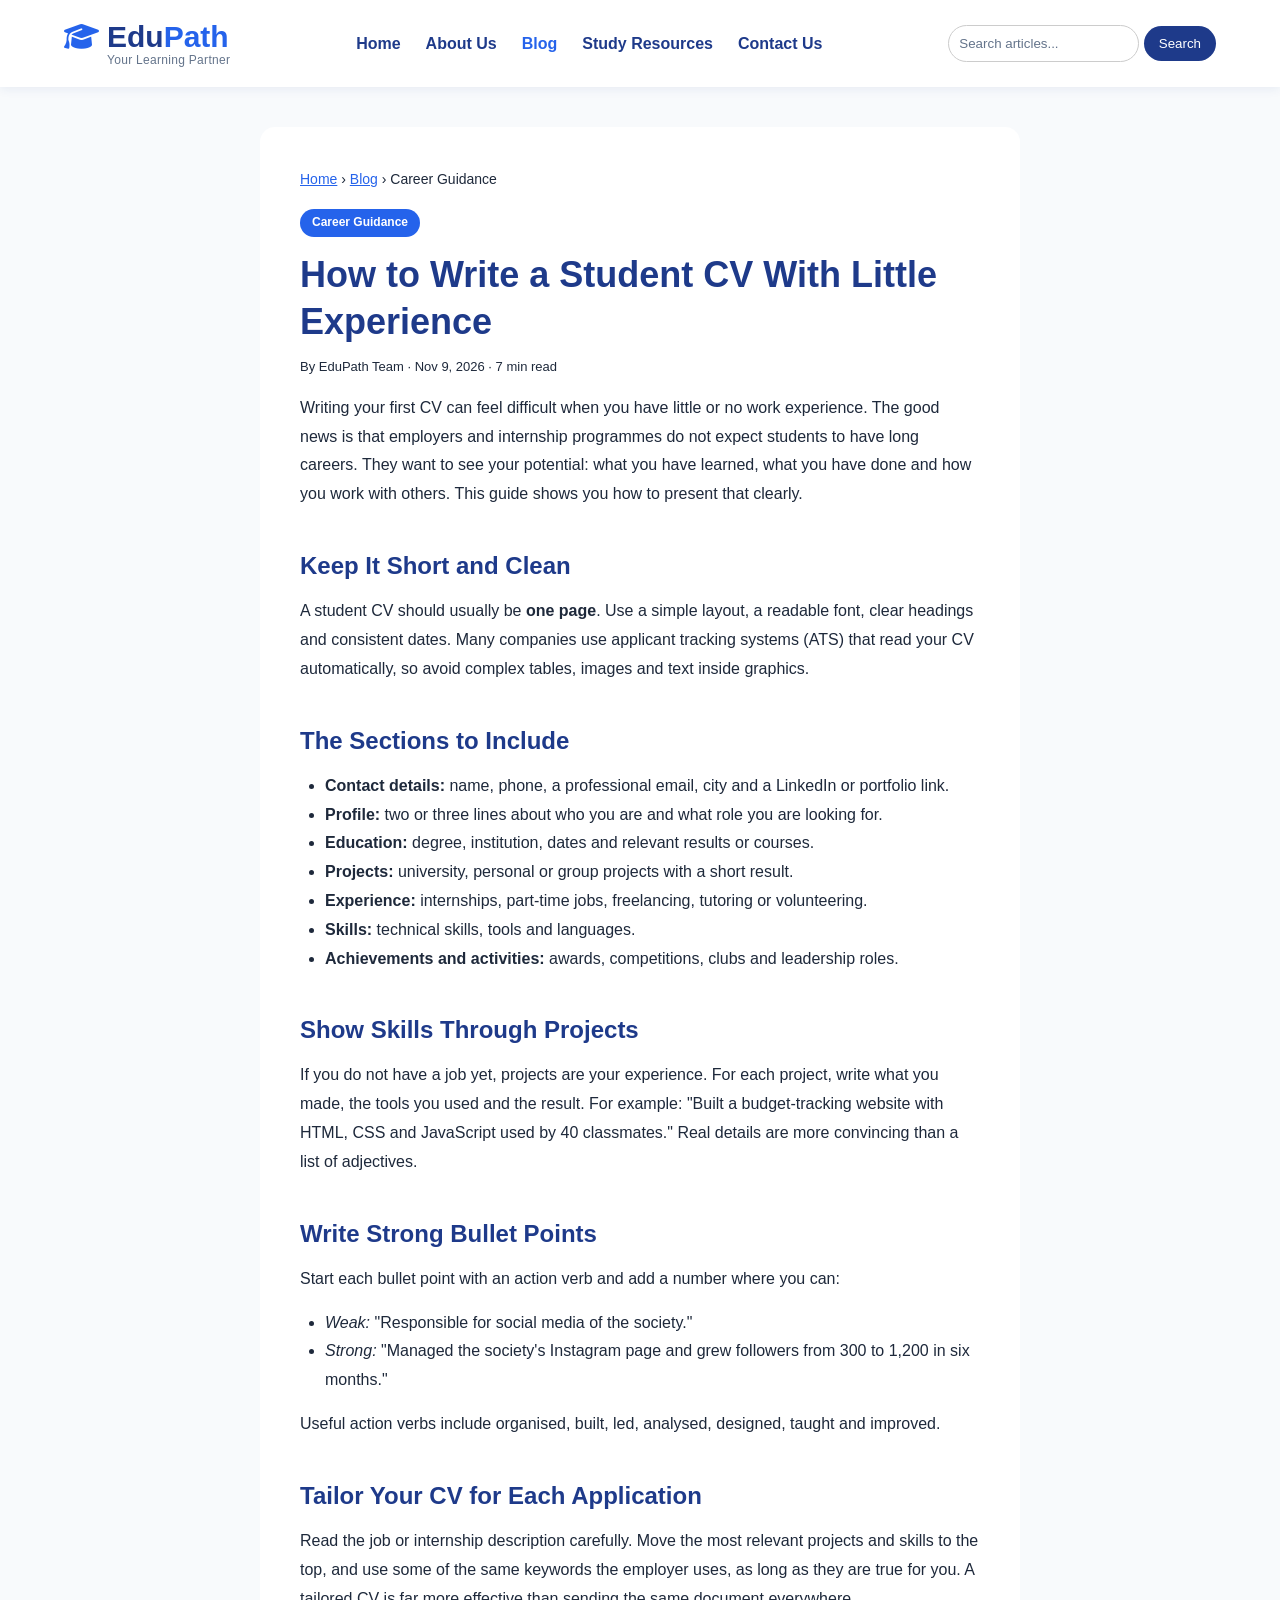
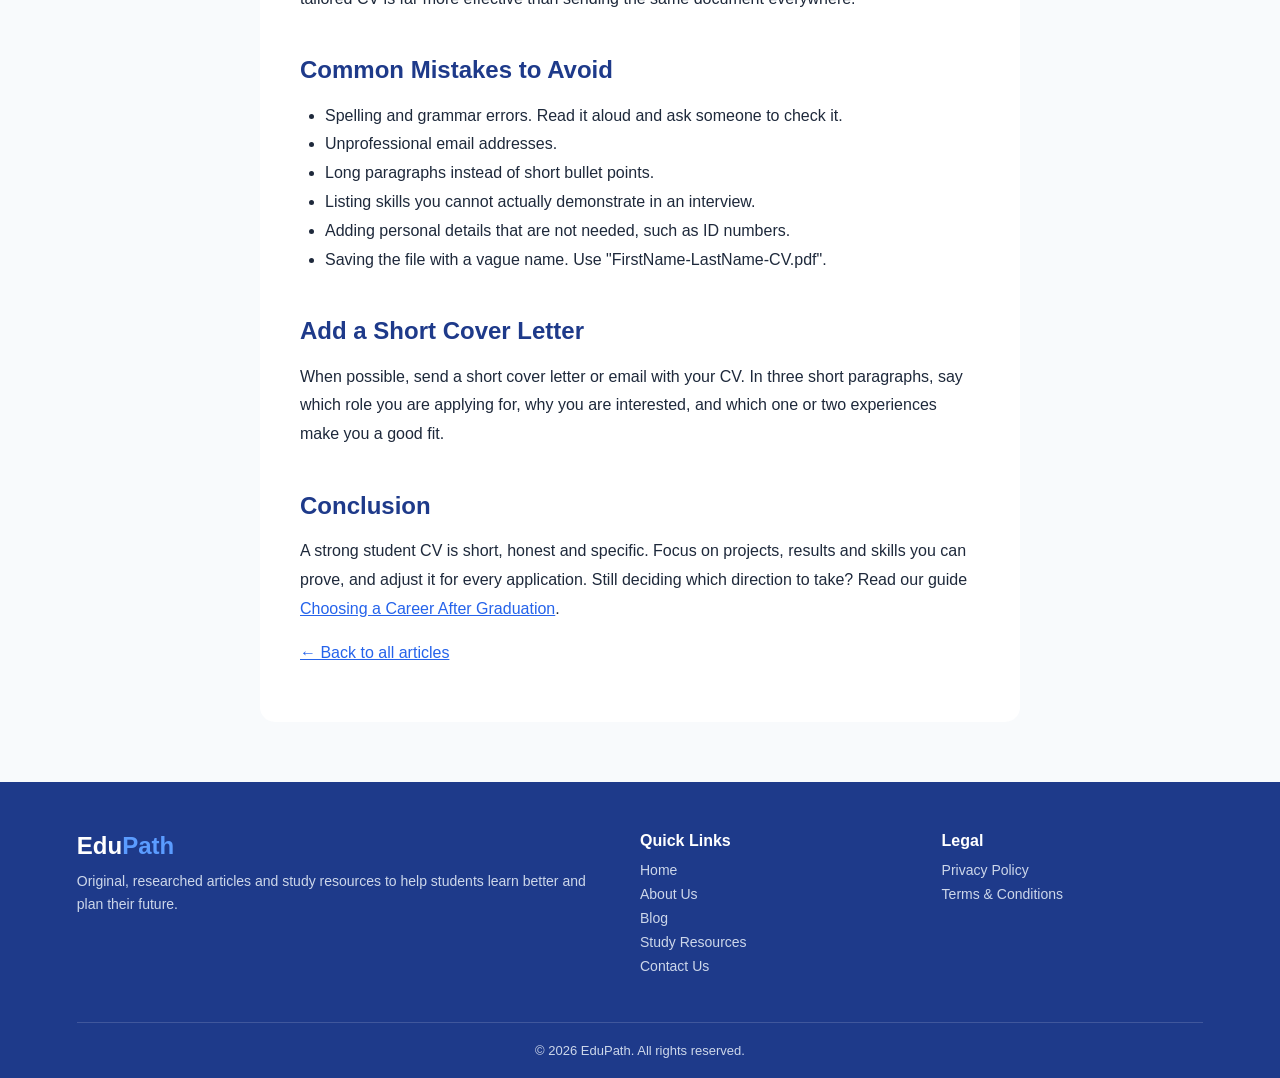
<file: blog/how-to-write-a-student-cv.html>
<!DOCTYPE html>
<html lang="en">
<head>
    <meta charset="UTF-8">
    <meta name="viewport" content="width=device-width, initial-scale=1.0">

    <title>How to Write a Student CV With Little Experience | EduPath</title>

    <meta name="description" content="A step-by-step guide to writing a student or fresh graduate CV: the right sections, how to show skills without much experience, and common mistakes to avoid.">
    <link rel="canonical" href="https://zahraafzal.github.io/edupath/blog/how-to-write-a-student-cv.html">
    <meta name="theme-color" content="#1E3A8A">
    <meta property="og:type" content="article">
    <meta property="og:site_name" content="EduPath">
    <meta property="og:title" content="How to Write a Student CV With Little Experience | EduPath">
    <meta property="og:description" content="A step-by-step guide to writing a student or fresh graduate CV: the right sections, how to show skills without much experience, and common mistakes to avoid.">
    <meta property="og:url" content="https://zahraafzal.github.io/edupath/blog/how-to-write-a-student-cv.html">
    <meta property="og:image" content="https://zahraafzal.github.io/edupath/images/hero-education.svg">
    <meta property="og:image:alt" content="Graduation cap on a stack of books with a lightbulb and pencils">
    <meta name="twitter:card" content="summary">
    <link rel="icon" href="../images/favicon.svg" type="image/svg+xml">

    <link rel="stylesheet" href="../style.css?v=4">
    <link rel="stylesheet" href="https://cdnjs.cloudflare.com/ajax/libs/font-awesome/6.7.2/css/all.min.css">
</head>

<body>

     <header class="header">
        <button class="menu-toggle" id="menuToggle" aria-label="Open menu" aria-expanded="false" aria-controls="mainNav">☰</button>
        <div class="logo">
             <div class="logo-title">
             <i class="fa-solid fa-graduation-cap" aria-hidden="true"></i>
        
            <h2>Edu<span>Path</span></h2>
            </div>
            <p>Your Learning Partner</p>
        </div>

        <nav class="navbar" id="mainNav" aria-label="Main navigation">
            <a href="../index.html">Home</a>
            <a href="../about.html">About Us</a>
            <a href="../blog.html">Blog</a>
            <a href="../resources.html">Study Resources</a>
            <a href="../contact.html">Contact Us</a>
        </nav>

        <form class="search-box" action="../blog.html" method="get" role="search">
            <input type="search" name="q" placeholder="Search articles..." aria-label="Search articles">
            <button type="submit">Search</button>
        </form>

    </header>

<main class="article-page">

    <p class="breadcrumb">
        <a href="../index.html">Home</a> › <a href="../blog.html">Blog</a> › Career Guidance
    </p>

    <span class="article-tag">Career Guidance</span>

    <h1>How to Write a Student CV With Little Experience</h1>

    <p class="article-meta">By EduPath Team · Nov 9, 2026 · 7 min read</p>

    <p>
        Writing your first CV can feel difficult when you have little or no work
        experience. The good news is that employers and internship programmes do not
        expect students to have long careers. They want to see your potential: what
        you have learned, what you have done and how you work with others. This guide
        shows you how to present that clearly.
    </p>

    <h2>Keep It Short and Clean</h2>
    <p>
        A student CV should usually be <strong>one page</strong>. Use a simple layout,
        a readable font, clear headings and consistent dates. Many companies use
        applicant tracking systems (ATS) that read your CV automatically, so avoid
        complex tables, images and text inside graphics.
    </p>

    <h2>The Sections to Include</h2>
    <ul>
        <li><strong>Contact details:</strong> name, phone, a professional email, city and a LinkedIn or portfolio link.</li>
        <li><strong>Profile:</strong> two or three lines about who you are and what role you are looking for.</li>
        <li><strong>Education:</strong> degree, institution, dates and relevant results or courses.</li>
        <li><strong>Projects:</strong> university, personal or group projects with a short result.</li>
        <li><strong>Experience:</strong> internships, part-time jobs, freelancing, tutoring or volunteering.</li>
        <li><strong>Skills:</strong> technical skills, tools and languages.</li>
        <li><strong>Achievements and activities:</strong> awards, competitions, clubs and leadership roles.</li>
    </ul>

    <h2>Show Skills Through Projects</h2>
    <p>
        If you do not have a job yet, projects are your experience. For each project,
        write what you made, the tools you used and the result. For example:
        "Built a budget-tracking website with HTML, CSS and JavaScript used by 40
        classmates." Real details are more convincing than a list of adjectives.
    </p>

    <h2>Write Strong Bullet Points</h2>
    <p>Start each bullet point with an action verb and add a number where you can:</p>
    <ul>
        <li><em>Weak:</em> "Responsible for social media of the society."</li>
        <li><em>Strong:</em> "Managed the society's Instagram page and grew followers from 300 to 1,200 in six months."</li>
    </ul>
    <p>Useful action verbs include organised, built, led, analysed, designed, taught and improved.</p>

    <h2>Tailor Your CV for Each Application</h2>
    <p>
        Read the job or internship description carefully. Move the most relevant
        projects and skills to the top, and use some of the same keywords the
        employer uses, as long as they are true for you. A tailored CV is far more
        effective than sending the same document everywhere.
    </p>

    <h2>Common Mistakes to Avoid</h2>
    <ul>
        <li>Spelling and grammar errors. Read it aloud and ask someone to check it.</li>
        <li>Unprofessional email addresses.</li>
        <li>Long paragraphs instead of short bullet points.</li>
        <li>Listing skills you cannot actually demonstrate in an interview.</li>
        <li>Adding personal details that are not needed, such as ID numbers.</li>
        <li>Saving the file with a vague name. Use "FirstName-LastName-CV.pdf".</li>
    </ul>

    <h2>Add a Short Cover Letter</h2>
    <p>
        When possible, send a short cover letter or email with your CV. In three
        short paragraphs, say which role you are applying for, why you are
        interested, and which one or two experiences make you a good fit.
    </p>

    <h2>Conclusion</h2>
    <p>
        A strong student CV is short, honest and specific. Focus on projects,
        results and skills you can prove, and adjust it for every application.
        Still deciding which direction to take? Read our guide
        <a href="choosing-a-career-after-graduation.html">Choosing a Career After Graduation</a>.
    </p>

    <p class="back-link"><a href="../blog.html">← Back to all articles</a></p>

</main>

<footer class="footer">

    <div class="footer-container">

        <div class="footer-about">
            <h2>Edu<span>Path</span></h2>
            <p>Original, researched articles and study resources to help students learn better and plan their future.</p>
        </div>

        <div class="footer-links">
            <h3>Quick Links</h3>
            <a href="../index.html">Home</a>
            <a href="../about.html">About Us</a>
            <a href="../blog.html">Blog</a>
            <a href="../resources.html">Study Resources</a>
            <a href="../contact.html">Contact Us</a>
        </div>

        <div class="footer-links">
            <h3>Legal</h3>
            <a href="../privacy-policy.html">Privacy Policy</a>
            <a href="../terms-and-conditions.html">Terms &amp; Conditions</a>
        </div>

    </div>

    <p class="footer-bottom">© 2026 EduPath. All rights reserved.</p>

</footer>
    <script src="../script.js?v=3"></script>

</body>
</html>
</file>
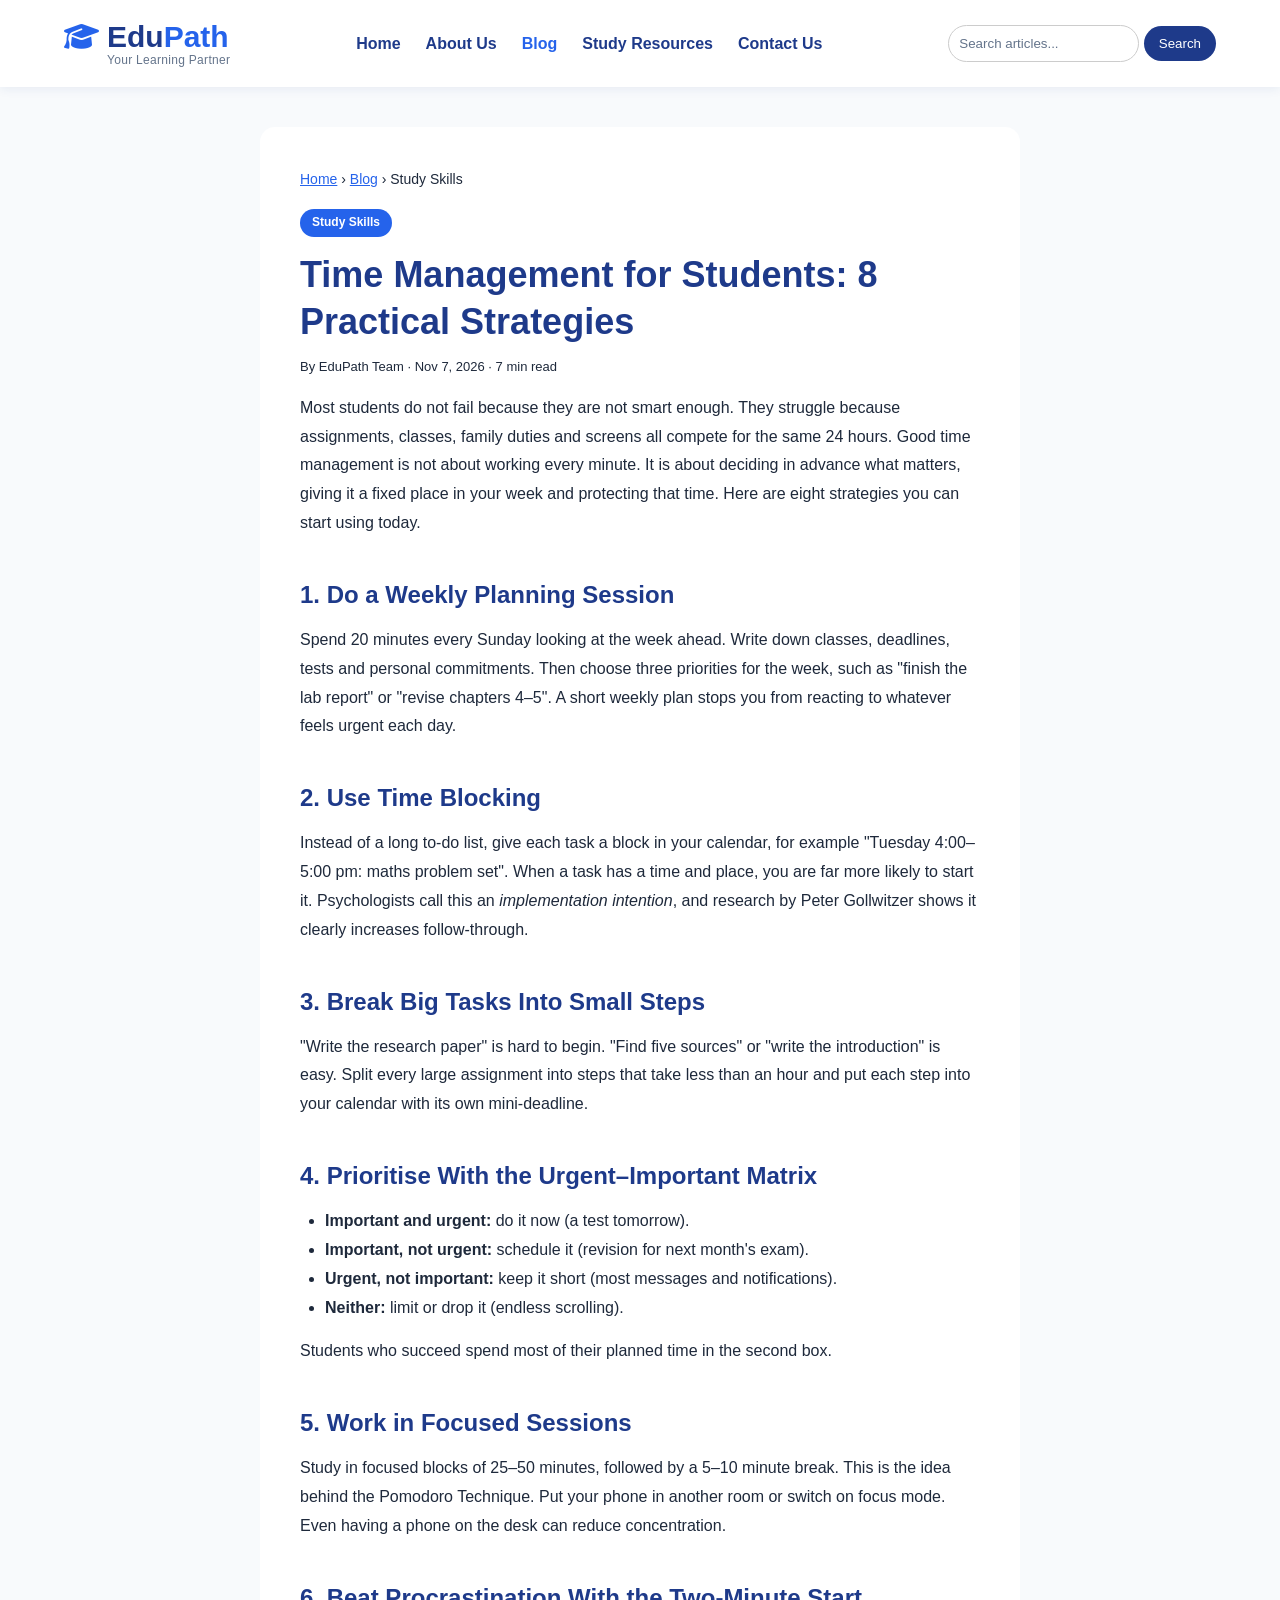
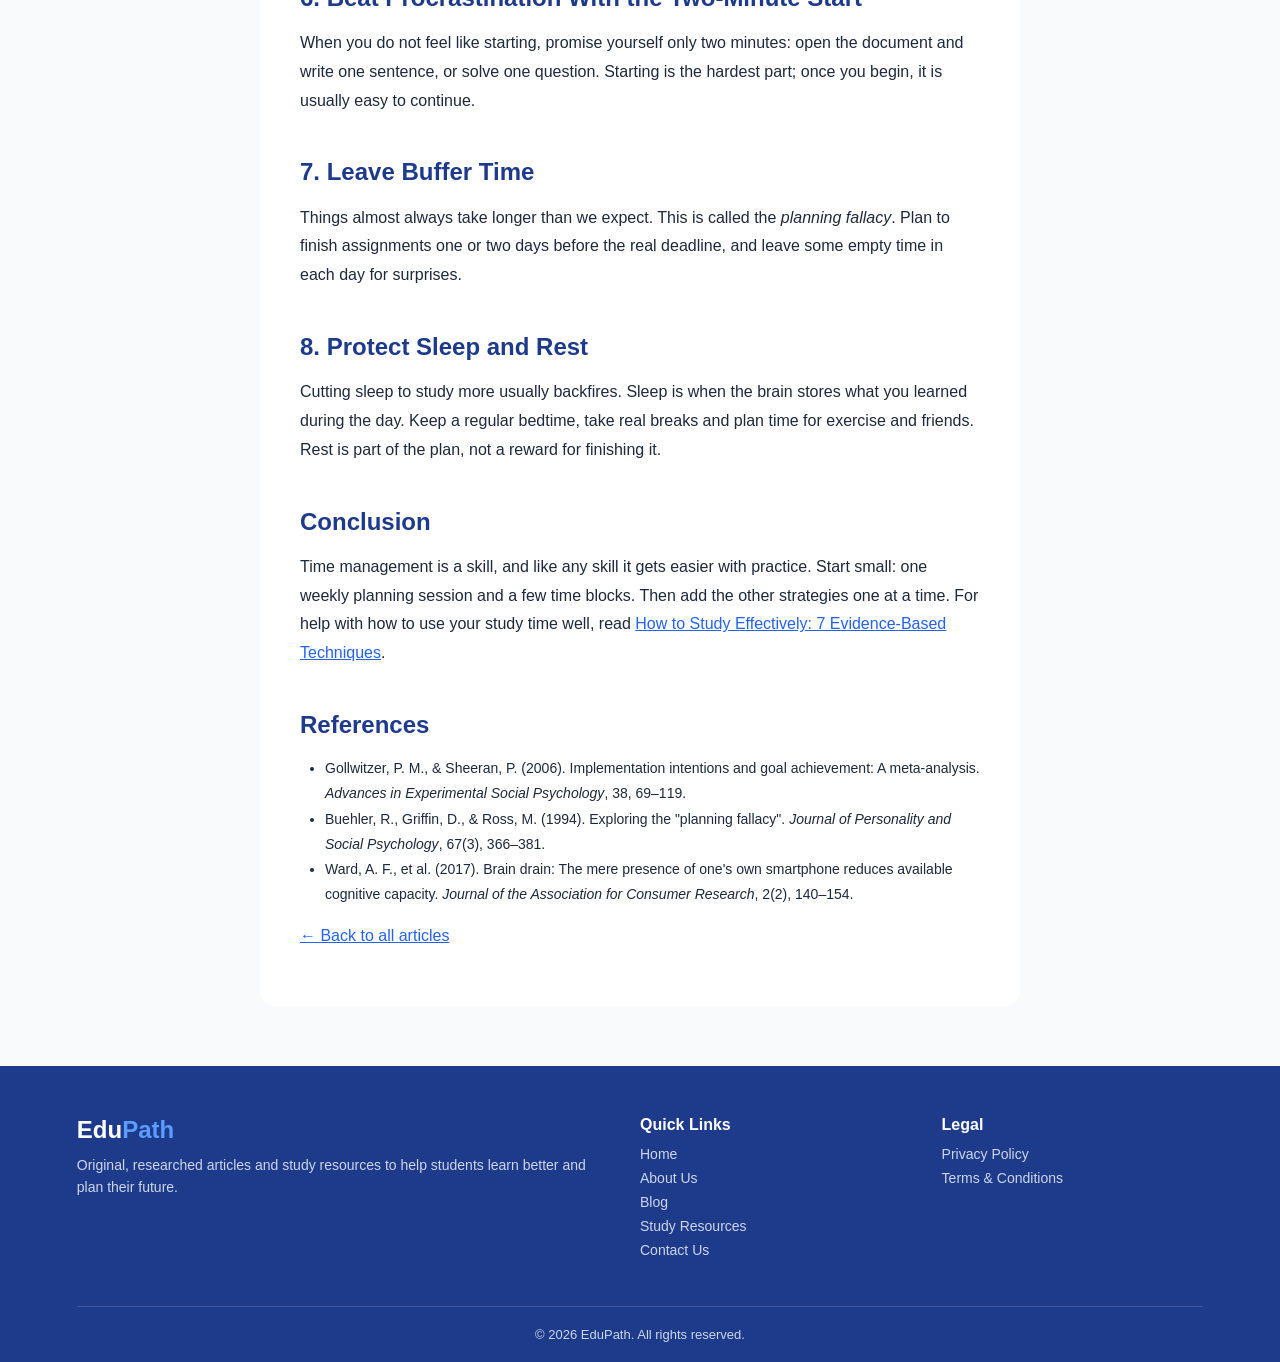
<file: blog/time-management-tips-for-students.html>
<!DOCTYPE html>
<html lang="en">
<head>
    <meta charset="UTF-8">
    <meta name="viewport" content="width=device-width, initial-scale=1.0">

    <title>Time Management for Students: 8 Practical Strategies | EduPath</title>

    <meta name="description" content="Eight practical time management strategies for students, from weekly planning and time blocking to beating procrastination and protecting sleep.">
    <link rel="canonical" href="https://zahraafzal.github.io/edupath/blog/time-management-tips-for-students.html">
    <meta name="theme-color" content="#1E3A8A">
    <meta property="og:type" content="article">
    <meta property="og:site_name" content="EduPath">
    <meta property="og:title" content="Time Management for Students: 8 Practical Strategies | EduPath">
    <meta property="og:description" content="Eight practical time management strategies for students, from weekly planning and time blocking to beating procrastination and protecting sleep.">
    <meta property="og:url" content="https://zahraafzal.github.io/edupath/blog/time-management-tips-for-students.html">
    <meta property="og:image" content="https://zahraafzal.github.io/edupath/images/hero-education.svg">
    <meta property="og:image:alt" content="Graduation cap on a stack of books with a lightbulb and pencils">
    <meta name="twitter:card" content="summary">
    <link rel="icon" href="../images/favicon.svg" type="image/svg+xml">

    <link rel="stylesheet" href="../style.css?v=4">
    <link rel="stylesheet" href="https://cdnjs.cloudflare.com/ajax/libs/font-awesome/6.7.2/css/all.min.css">
</head>

<body>

     <header class="header">
        <button class="menu-toggle" id="menuToggle" aria-label="Open menu" aria-expanded="false" aria-controls="mainNav">☰</button>
        <div class="logo">
             <div class="logo-title">
             <i class="fa-solid fa-graduation-cap" aria-hidden="true"></i>
        
            <h2>Edu<span>Path</span></h2>
            </div>
            <p>Your Learning Partner</p>
        </div>

        <nav class="navbar" id="mainNav" aria-label="Main navigation">
            <a href="../index.html">Home</a>
            <a href="../about.html">About Us</a>
            <a href="../blog.html">Blog</a>
            <a href="../resources.html">Study Resources</a>
            <a href="../contact.html">Contact Us</a>
        </nav>

        <form class="search-box" action="../blog.html" method="get" role="search">
            <input type="search" name="q" placeholder="Search articles..." aria-label="Search articles">
            <button type="submit">Search</button>
        </form>

    </header>

<main class="article-page">

    <p class="breadcrumb">
        <a href="../index.html">Home</a> › <a href="../blog.html">Blog</a> › Study Skills
    </p>

    <span class="article-tag">Study Skills</span>

    <h1>Time Management for Students: 8 Practical Strategies</h1>

    <p class="article-meta">By EduPath Team · Nov 7, 2026 · 7 min read</p>

    <p>
        Most students do not fail because they are not smart enough. They struggle
        because assignments, classes, family duties and screens all compete for the
        same 24 hours. Good time management is not about working every minute. It is
        about deciding in advance what matters, giving it a fixed place in your week
        and protecting that time. Here are eight strategies you can start using today.
    </p>

    <h2>1. Do a Weekly Planning Session</h2>
    <p>
        Spend 20 minutes every Sunday looking at the week ahead. Write down classes,
        deadlines, tests and personal commitments. Then choose three priorities for
        the week, such as "finish the lab report" or "revise chapters 4–5". A short
        weekly plan stops you from reacting to whatever feels urgent each day.
    </p>

    <h2>2. Use Time Blocking</h2>
    <p>
        Instead of a long to-do list, give each task a block in your calendar, for
        example "Tuesday 4:00–5:00 pm: maths problem set". When a task has a time and
        place, you are far more likely to start it. Psychologists call this an
        <em>implementation intention</em>, and research by Peter Gollwitzer shows it
        clearly increases follow-through.
    </p>

    <h2>3. Break Big Tasks Into Small Steps</h2>
    <p>
        "Write the research paper" is hard to begin. "Find five sources" or "write the
        introduction" is easy. Split every large assignment into steps that take less
        than an hour and put each step into your calendar with its own mini-deadline.
    </p>

    <h2>4. Prioritise With the Urgent–Important Matrix</h2>
    <ul>
        <li><strong>Important and urgent:</strong> do it now (a test tomorrow).</li>
        <li><strong>Important, not urgent:</strong> schedule it (revision for next month's exam).</li>
        <li><strong>Urgent, not important:</strong> keep it short (most messages and notifications).</li>
        <li><strong>Neither:</strong> limit or drop it (endless scrolling).</li>
    </ul>
    <p>Students who succeed spend most of their planned time in the second box.</p>

    <h2>5. Work in Focused Sessions</h2>
    <p>
        Study in focused blocks of 25–50 minutes, followed by a 5–10 minute break.
        This is the idea behind the Pomodoro Technique. Put your phone in another
        room or switch on focus mode. Even having a phone on the desk can reduce
        concentration.
    </p>

    <h2>6. Beat Procrastination With the Two-Minute Start</h2>
    <p>
        When you do not feel like starting, promise yourself only two minutes: open
        the document and write one sentence, or solve one question. Starting is the
        hardest part; once you begin, it is usually easy to continue.
    </p>

    <h2>7. Leave Buffer Time</h2>
    <p>
        Things almost always take longer than we expect. This is called the
        <em>planning fallacy</em>. Plan to finish assignments one or two days before
        the real deadline, and leave some empty time in each day for surprises.
    </p>

    <h2>8. Protect Sleep and Rest</h2>
    <p>
        Cutting sleep to study more usually backfires. Sleep is when the brain
        stores what you learned during the day. Keep a regular bedtime, take real
        breaks and plan time for exercise and friends. Rest is part of the plan, not
        a reward for finishing it.
    </p>

    <h2>Conclusion</h2>
    <p>
        Time management is a skill, and like any skill it gets easier with practice.
        Start small: one weekly planning session and a few time blocks. Then add the
        other strategies one at a time. For help with how to use your study time
        well, read <a href="how-to-study-effectively.html">How to Study Effectively: 7 Evidence-Based Techniques</a>.
    </p>

    <h2>References</h2>
    <ul class="references">
        <li>Gollwitzer, P. M., &amp; Sheeran, P. (2006). Implementation intentions and goal achievement: A meta-analysis. <em>Advances in Experimental Social Psychology</em>, 38, 69–119.</li>
        <li>Buehler, R., Griffin, D., &amp; Ross, M. (1994). Exploring the "planning fallacy". <em>Journal of Personality and Social Psychology</em>, 67(3), 366–381.</li>
        <li>Ward, A. F., et al. (2017). Brain drain: The mere presence of one's own smartphone reduces available cognitive capacity. <em>Journal of the Association for Consumer Research</em>, 2(2), 140–154.</li>
    </ul>

    <p class="back-link"><a href="../blog.html">← Back to all articles</a></p>

</main>

<footer class="footer">

    <div class="footer-container">

        <div class="footer-about">
            <h2>Edu<span>Path</span></h2>
            <p>Original, researched articles and study resources to help students learn better and plan their future.</p>
        </div>

        <div class="footer-links">
            <h3>Quick Links</h3>
            <a href="../index.html">Home</a>
            <a href="../about.html">About Us</a>
            <a href="../blog.html">Blog</a>
            <a href="../resources.html">Study Resources</a>
            <a href="../contact.html">Contact Us</a>
        </div>

        <div class="footer-links">
            <h3>Legal</h3>
            <a href="../privacy-policy.html">Privacy Policy</a>
            <a href="../terms-and-conditions.html">Terms &amp; Conditions</a>
        </div>

    </div>

    <p class="footer-bottom">© 2026 EduPath. All rights reserved.</p>

</footer>
    <script src="../script.js?v=3"></script>

</body>
</html>
</file>
<file: style.css>
:root {
    color-scheme: light;
    --navy: #1E3A8A;    /* Primary */
    --blue: #2563EB;    /* Secondary */
    --accent: #F59E0B;  /* Accent */
    --bg: #F8FAFC;      /* Background */
    --text: #1E293B;    /* Text */
    --muted: #64748B;
    --light-text: #cdd7ea;
    --border: #d5ddeb;
}

/* ---------- Base ---------- */
* {
    margin: 0;
    padding: 0;
    box-sizing: border-box;
}

body {
    font-family: Arial, sans-serif;
    background: var(--bg);
    color: var(--text);
    min-height: 100vh;
}

input,
textarea {
    font-family: inherit;
    background: #ffffff;
    color: var(--text);
}

input::placeholder,
textarea::placeholder {
    color: var(--muted);
}

a:focus-visible,
button:focus-visible {
    outline: 2px solid var(--blue);
    outline-offset: 2px;
}

[hidden] {
    display: none !important;
}

.sr-only {
    position: absolute;
    width: 1px;
    height: 1px;
    margin: -1px;
    overflow: hidden;
    clip: rect(0, 0, 0, 0);
    white-space: nowrap;
}

/* ---------- Buttons ---------- */
.primary-btn,
.secondary-btn {
    display: inline-block;
    padding: 13px 22px;
    border-radius: 25px;
    font-weight: bold;
    text-decoration: none;
}

.primary-btn {
    background: var(--navy);
    color: #ffffff;
}

.secondary-btn {
    border: 1px solid var(--navy);
    color: var(--navy);
}

/* ---------- Header ---------- */
.header {
    display: flex;
    justify-content: space-between;
    align-items: center;
    padding: 20px 5%;
    background: #ffffff;
    box-shadow: 0 2px 10px rgba(30, 58, 138, 0.08);
}

.logo {
    display: grid;
    grid-template-columns: auto auto;
    column-gap: 8px;
    align-items: center;
}
.logo-title {
    display: contents;
}

.logo-title i {
    grid-row: 1;
    grid-column: 1;
    font-size: 28px;
    color: var(--blue);
}

.logo h2 {
    grid-row: 1;
    grid-column: 2;
    font-size: 30px;
    line-height: 1.1;
    color: var(--navy);
}

.logo span {
    color: var(--blue);
}

.logo p {
    grid-row: 2;
    grid-column: 2;
    font-size: 12px;
    letter-spacing: 0.3px;
    color: var(--muted);
}

.menu-toggle {
    display: none;
    padding: 8px 14px;
    background: var(--blue);
    color: #ffffff;
    border: none;
    border-radius: 8px;
    font-size: 22px;
    cursor: pointer;
}

.navbar {
    display: flex;
    gap: 25px;
}

.navbar a {
    color: var(--navy);
    font-weight: bold;
    text-decoration: none;
}

.navbar a:hover,
.navbar a[aria-current="page"] {
    color: var(--blue);
}


.search-box input {
    padding: 10px;
    border: 1px solid #ccc;
    border-radius: 20px;
    transition: border-color 0.2s, box-shadow 0.2s;
}

.search-box input:focus {
    outline: none;
    border-color: var(--blue);
    box-shadow: 0 0 0 3px rgba(37, 99, 235, 0.2);
}

.search-box button {
    padding: 10px 15px;
    background: var(--navy);
    color: #ffffff;
    border: none;
    border-radius: 20px;
    cursor: pointer;
}

/* ---------- Hero ---------- */
.hero {
    display: flex;
    justify-content: space-between;
    align-items: center;
    gap: 30px;
    min-height: 320px;
    padding: 20px 6%;
    background: linear-gradient(90deg, var(--navy), var(--blue));
}

.hero-content {
    max-width: 600px;
}

.tag,
.hero h1 span {
    color: var(--accent);
}

.tag {
    font-weight: bold;
}

.hero h1 {
    margin: 20px 0;
    font-size: 48px;
    color: #ffffff;
}

.hero-content p {
    font-size: 17px;
    line-height: 1.7;
    color: var(--light-text);
}

.hero-buttons {
    display: flex;
    flex-wrap: wrap;
    gap: 15px;
    margin-top: 25px;
}

.hero .primary-btn {
    background: var(--accent);
    color: var(--navy);
}

.hero .secondary-btn {
    border-color: #ffffff;
    color: #ffffff;
}

.hero-image {
    display: flex;
    flex-direction: column;
    align-items: center;
    width: 40%;
    padding: 20px;
}

.cap {
    margin-bottom: -50px;
    font-size: 200px;
}

.book {
    padding: 14px 0;
    border-radius: 4px;
    font-weight: bold;
    letter-spacing: 2px;
    text-align: center;
    box-shadow: 0 6px 12px rgba(0, 0, 0, 0.2);
}

.book-1 {
    width: 250px;
    background: var(--blue);
    color: #ffffff;
}

.book-2 {
    width: 240px;
    margin-left: 20px;
    background: var(--accent);
    color: var(--navy);
}

.book-3 {
    width: 280px;
    background: #ffffff;
    color: var(--navy);
}

/* ---------- Categories ---------- */
.category-container {
    display: grid;
    grid-template-columns: repeat(6, 1fr);
    padding: 15px 0;
    background: #ffffff;
    border-radius: 15px;
    box-shadow: 0 10px 25px rgba(30, 58, 138, 0.12);
}

.category-card {
    display: block;
    padding: 10px;
    border-right: 1px solid var(--border);
    color: inherit;
    text-align: center;
    text-decoration: none;
    transition: transform 0.3s;
}

.category-card:last-child {
    border-right: none;
}

.category-card:hover {
    transform: translateY(-5px);
}

.category-card span {
    display: block;
    margin-bottom: 8px;
    font-size: 27px;
}

.category-card h3 {
    font-size: 14px;
    color: var(--navy);
}

/* ---------- Articles list ---------- */
.featured {
    max-width: 1200px;
    margin: 40px auto;
    padding: 0 20px;
}

.section-heading {
    display: flex;
    justify-content: space-between;
    align-items: center;
    margin-bottom: 20px;
}

.section-heading h1,
.section-heading h2 {
    padding-left: 12px;
    border-left: 4px solid var(--blue);
    color: var(--navy);
}

.section-heading a {
    color: var(--blue);
    font-weight: 600;
    text-decoration: none;
}

.filter-buttons {
    display: flex;
    flex-wrap: wrap;
    gap: 10px;
    margin-bottom: 25px;
}

.filter-buttons button {
    padding: 8px 16px;
    background: #ffffff;
    color: var(--navy);
    border: 1px solid var(--navy);
    border-radius: 20px;
    font-weight: bold;
    cursor: pointer;
}

.filter-buttons button:hover,
.filter-buttons button.active {
    background: var(--navy);
    color: #ffffff;
}


.results-count {
    margin-bottom: 15px;
    font-weight: bold;
}

.results-count:empty {
    display: none;
}

#no-results {
    margin-bottom: 20px;
}

.articles-grid {
    display: grid;
    grid-template-columns: repeat(auto-fill, minmax(200px, 1fr));
    gap: 20px;
}

.article-card {
    display: block;
    overflow: hidden;
    background: #ffffff;
    border-radius: 14px;
    color: inherit;
    text-decoration: none;
    box-shadow: 0 10px 25px rgba(30, 58, 138, 0.15);
    transition: transform 0.3s, box-shadow 0.3s;
}

.article-card:hover {
    transform: translateY(-8px);
    box-shadow: 0 18px 35px rgba(30, 58, 138, 0.25);
}

.article-image {
    display: flex;
    justify-content: center;
    align-items: center;
    height: 110px;
    background: linear-gradient(135deg, var(--navy), var(--blue));
    color: #ffffff;
    font-size: 40px;
    font-weight: 700;
}

.article-info {
    padding: 16px;
}

.article-tag {
    display: inline-block;
    padding: 3px 12px;
    background: var(--blue);
    color: #ffffff;
    border-radius: 999px;
    font-size: 12px;
    font-weight: 600;
}

.article-info h3 {
    margin: 10px 0 6px;
    font-size: 18px;
    line-height: 1.3;
    color: var(--navy);
}

.article-info p {
    margin-bottom: 10px;
    font-size: 14px;
    line-height: 1.55;
}

.article-meta {
    font-size: 13px;
}

/* ---------- Article / content pages ---------- */
.article-page {
    max-width: 760px;
    margin: 40px auto;
    padding: 40px;
    background: #ffffff;
    border-radius: 15px;
    line-height: 1.8;
}

.article-page h1 {
    margin: 15px 0 10px;
    font-size: 36px;
    line-height: 1.3;
    color: var(--navy);
}

.article-page h2 {
    margin: 35px 0 10px;
    font-size: 24px;
    color: var(--navy);
}

.article-page h3 {
    margin: 20px 0 6px;
    font-size: 19px;
    color: var(--navy);
}

.article-page p,
.article-page ul {
    margin-bottom: 15px;
}

.article-page ul {
    padding-left: 25px;
}

.article-page a {
    color: var(--blue);
}

.breadcrumb,
.references {
    font-size: 14px;
}

/* ---------- Resources ---------- */
.resource-grid {
    display: grid;
    grid-template-columns: repeat(auto-fill, minmax(250px, 1fr));
    gap: 15px;
    margin-bottom: 20px;
}

.resource-card {
    padding: 15px;
    border: 1px solid var(--border);
    border-radius: 12px;
}

.resource-card h3 {
    margin-top: 0;
}

.resource-card p {
    margin-bottom: 8px;
    font-size: 14px;
}

/* ---------- Contact form ---------- */
.contact-form label {
    display: block;
    margin-top: 15px;
    font-weight: bold;
    color: var(--navy);
}

.contact-form input,
.contact-form textarea {
    width: 100%;
    padding: 10px;
    background: var(--bg);
    border: 1px solid var(--border);
    border-radius: 8px;
    font-size: 15px;
    transition: border-color 0.2s, box-shadow 0.2s;
}

.contact-form input:focus,
.contact-form textarea:focus {
    outline: none;
    background: #ffffff;
    border-color: var(--blue);
    box-shadow: 0 0 0 3px rgba(37, 99, 235, 0.2);
}

.contact-form button {
    margin-top: 20px;
    border: none;
    font-size: 15px;
    cursor: pointer;
}

.form-message {
    margin-top: 15px;
    padding: 12px 16px;
    border-radius: 8px;
}

.form-success {
    background: #ecfdf5;
    color: #065f46;
    border-left: 4px solid #10b981;
}

.form-error {
    background: #fef2f2;
    color: #991b1b;
    border-left: 4px solid #ef4444;
}

.newsletter .form-message {
    flex-basis: 100%;
    margin-top: 0;
}

/* ---------- Newsletter ---------- */
.newsletter {
    display: flex;
    justify-content: space-between;
    align-items: center;
    flex-wrap: wrap;
    gap: 20px;
    width: 90%;
    max-width: 1150px;
    margin: 60px auto;
    padding: 35px 40px;
    background: linear-gradient(135deg, var(--navy), var(--blue));
    border-radius: 20px;
    box-shadow: 0 15px 35px rgba(30, 58, 138, 0.25);
    line-height: 1.8;
}

.newsletter-text {
    max-width: 700px;
    color: #ffffff;
}

.newsletter-text span {
    color: var(--light-text);
}

.newsletter-form {
    display: flex;
    max-width: 100%;
    padding: 5px;
    background: #ffffff;
    border-radius: 30px;
}

.newsletter-form input {
    width: 250px;
    min-width: 0;
    padding: 12px 15px;
    background: transparent;
    border: none;
    outline: none;
    font-size: 15px;
}

.newsletter-form button {
    padding: 12px 22px;
    background: var(--accent);
    color: var(--navy);
    border: none;
    border-radius: 25px;
    font-weight: bold;
    cursor: pointer;
}

.newsletter-form button:hover {
    background: #D97706;
}

/* ---------- Footer ---------- */
.footer {
    margin-top: 60px;
    padding: 50px 6% 20px;
    background: var(--navy);
    color: var(--light-text);
}

.footer-container {
    display: grid;
    grid-template-columns: 2fr 1fr 1fr;
    gap: 40px;
}

.footer-about h2 {
    margin-bottom: 10px;
    color: #ffffff;
}

.footer-about span {
    color: #5b9cff;
}

.footer-about p {
    font-size: 14px;
    line-height: 1.6;
}

.footer-links h3 {
    margin-bottom: 12px;
    font-size: 16px;
    color: #ffffff;
}

.footer-links a {
    display: block;
    margin-bottom: 8px;
    color: var(--light-text);
    font-size: 14px;
    text-decoration: none;
}

.footer-links a:hover {
    color: #ffffff;
}

.footer-bottom {
    margin-top: 40px;
    padding-top: 20px;
    border-top: 1px solid rgba(255, 255, 255, 0.15);
    font-size: 13px;
    text-align: center;
}

/* ---------- Mobile ---------- */
@media (max-width: 768px) {

    /* Header & navigation */
    .header {
        flex-wrap: wrap;
        gap: 15px;
    }

    .menu-toggle {
        display: block;
    }

    .navbar {
        display: none;
        flex-direction: column;
        gap: 0;
        width: 100%;
    }

    .navbar.open {
        display: flex;
    }

    .navbar a {
        padding: 12px 4px;
        border-bottom: 1px solid var(--border);
    }

    .search-box {
        display: flex;
        width: 100%;
    }

    .search-box input {
        flex: 1;
        min-width: 0;
    }

    /* Hero */
    .hero {
        flex-direction: column;
        padding: 40px 20px;
        text-align: center;
    }

    .hero-content {
        display: contents;
    }

    .hero h1 {
        font-size: 34px;
    }

    .hero-image {
        order: 1;
        width: 100%;
    }

    .hero-buttons {
        order: 2;
        justify-content: center;
    }

    /* Categories */
    .category-container {
        grid-template-columns: repeat(2, 1fr);
    }

    .category-card {
        border-right: none;
        border-bottom: 1px solid var(--border);
    }

    /* Content pages */
    .article-page {
        margin: 20px 15px;
        padding: 20px;
    }

    .article-page h1 {
        font-size: 28px;
    }

    /* Newsletter */
    .newsletter {
        justify-content: center;
        padding: 25px 20px;
        text-align: center;
    }

    .newsletter-form {
        width: 100%;
    }

    .newsletter-form input {
        flex: 1;
        width: auto;
    }

    /* Footer */
    .footer-container {
        grid-template-columns: 1fr;
    }
}
</file>
